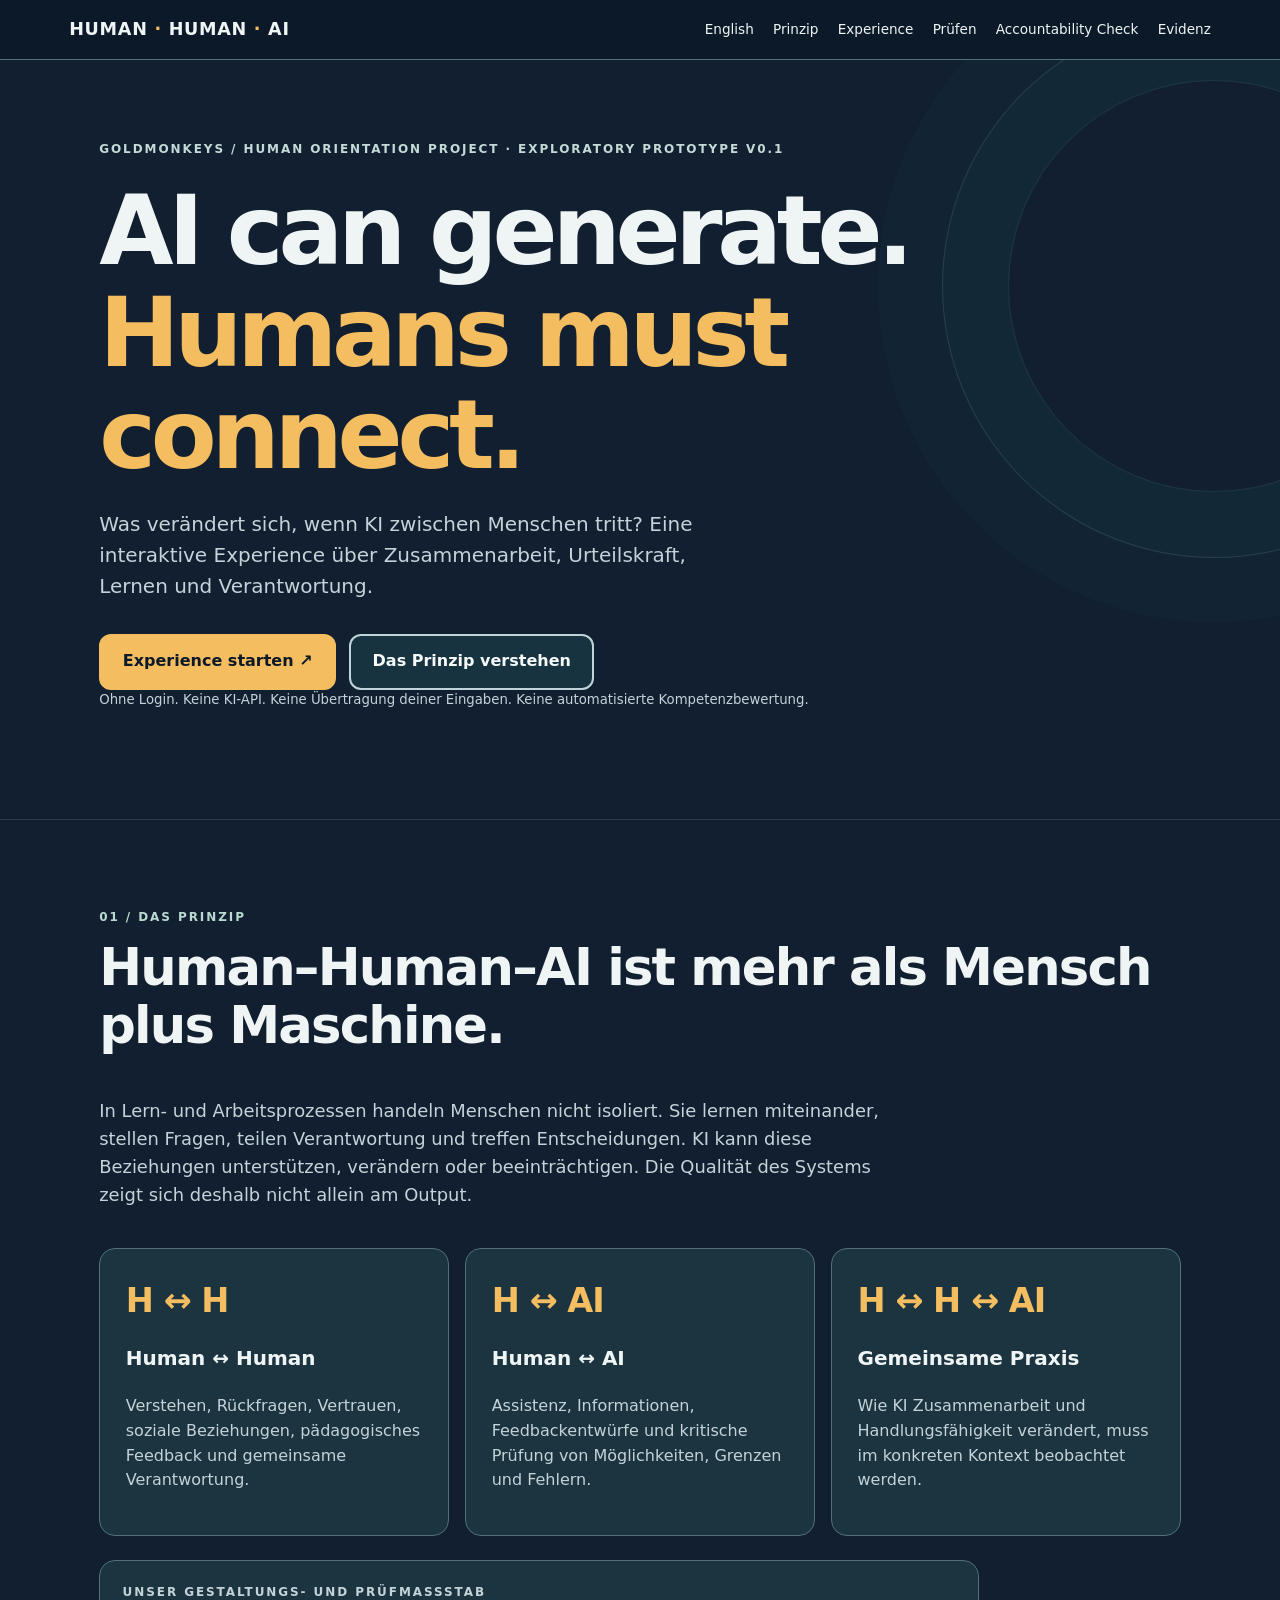
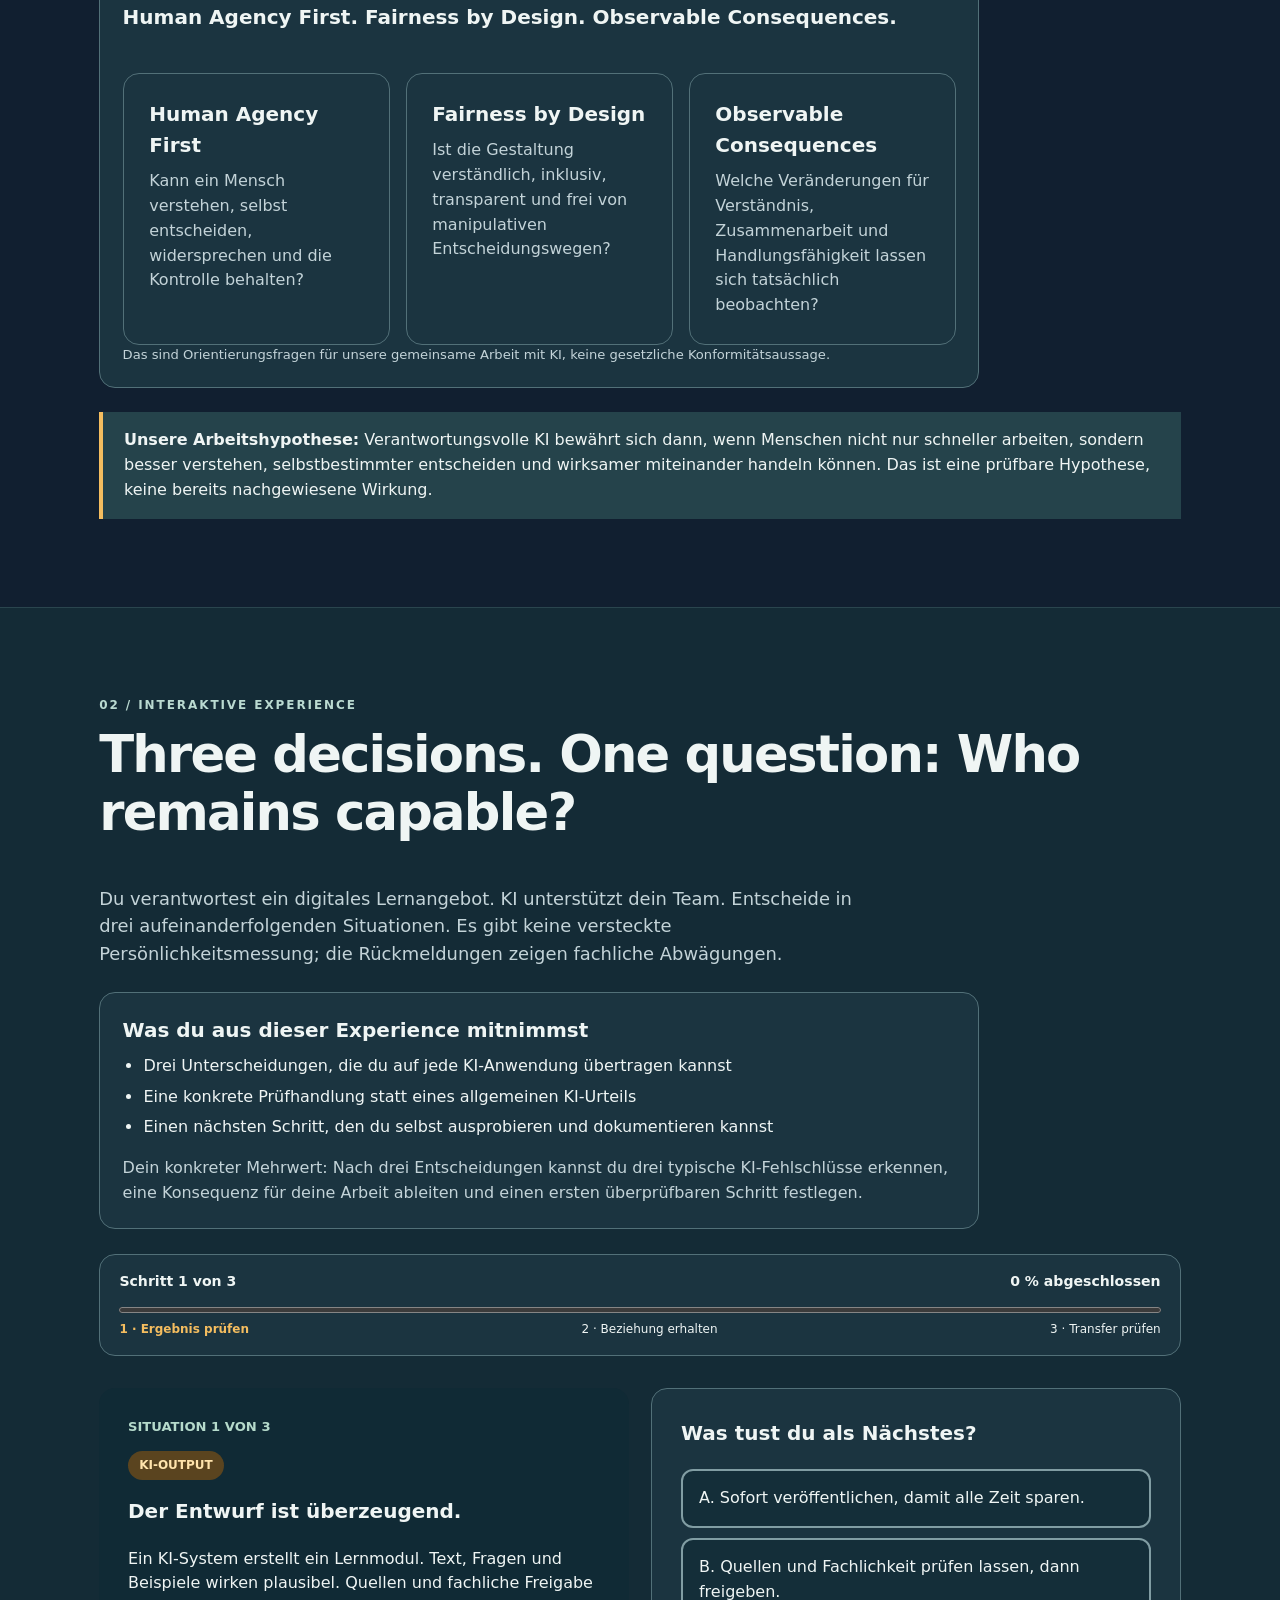
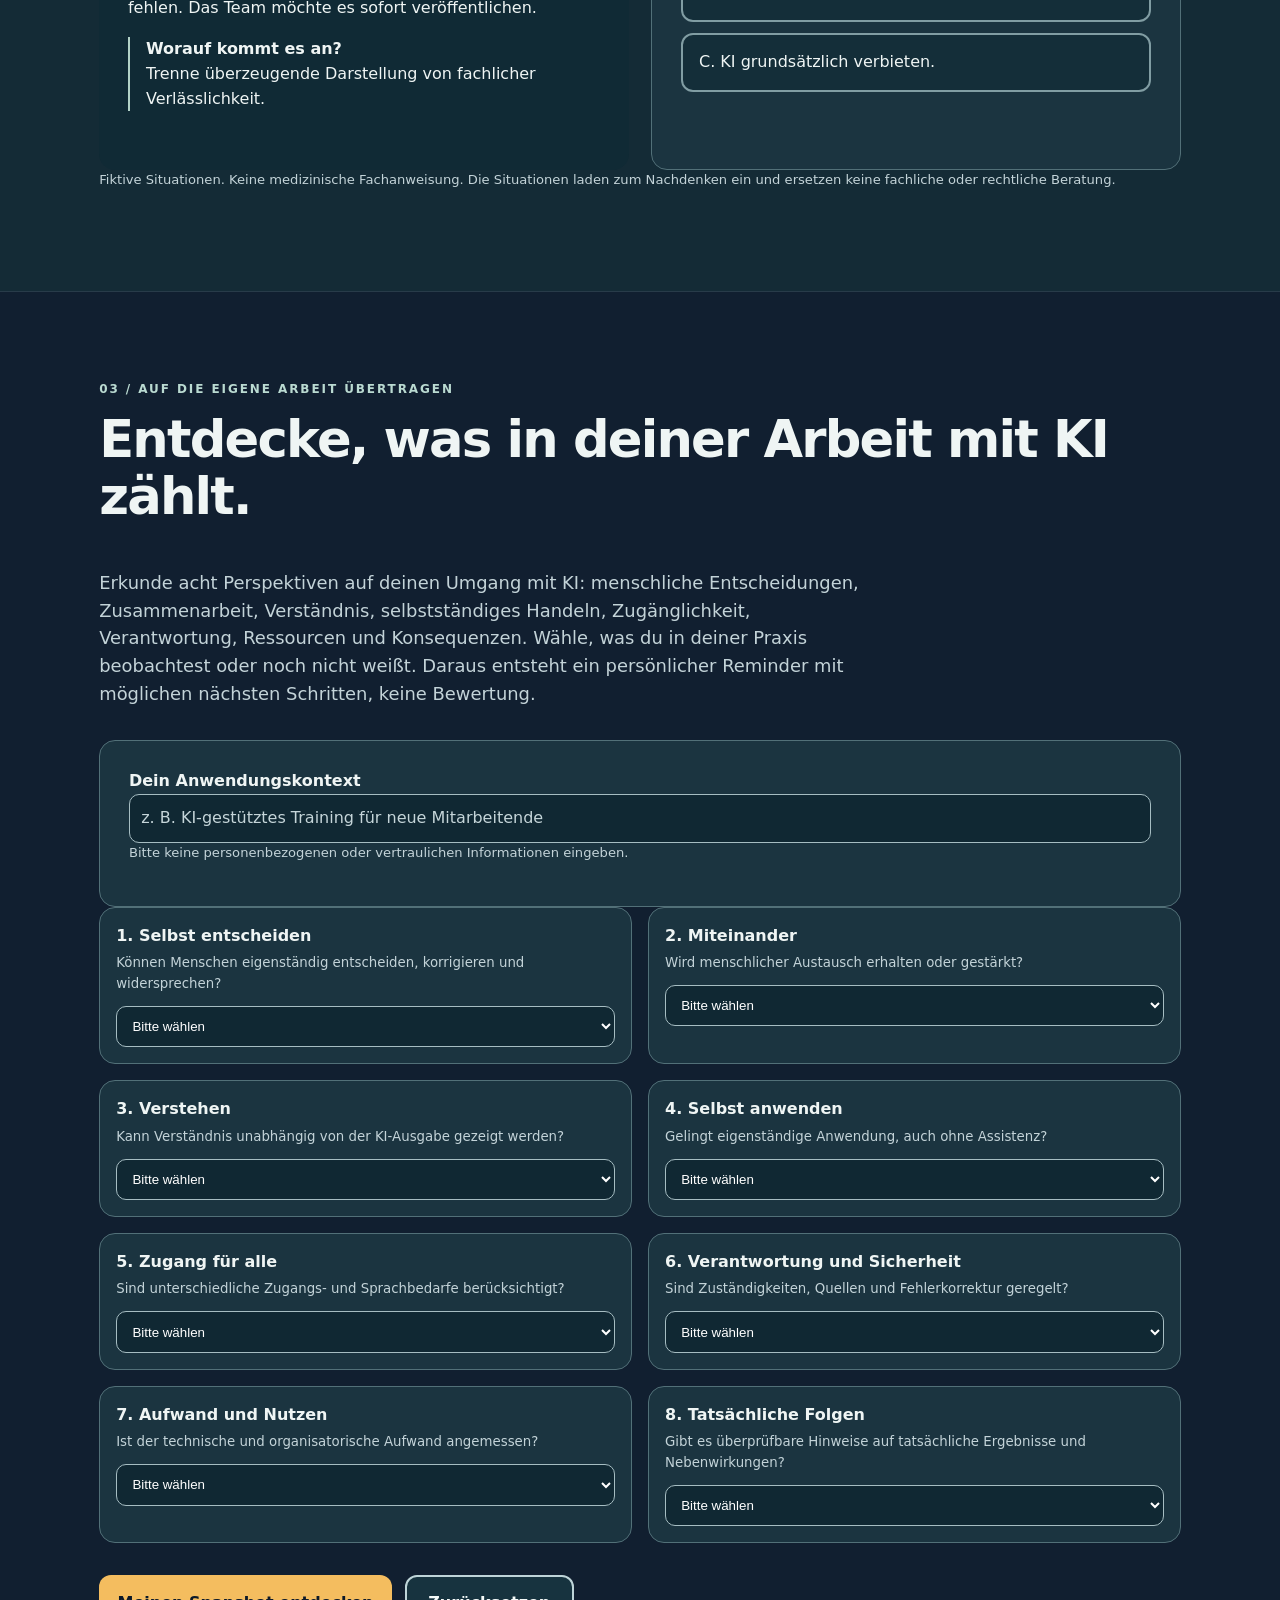
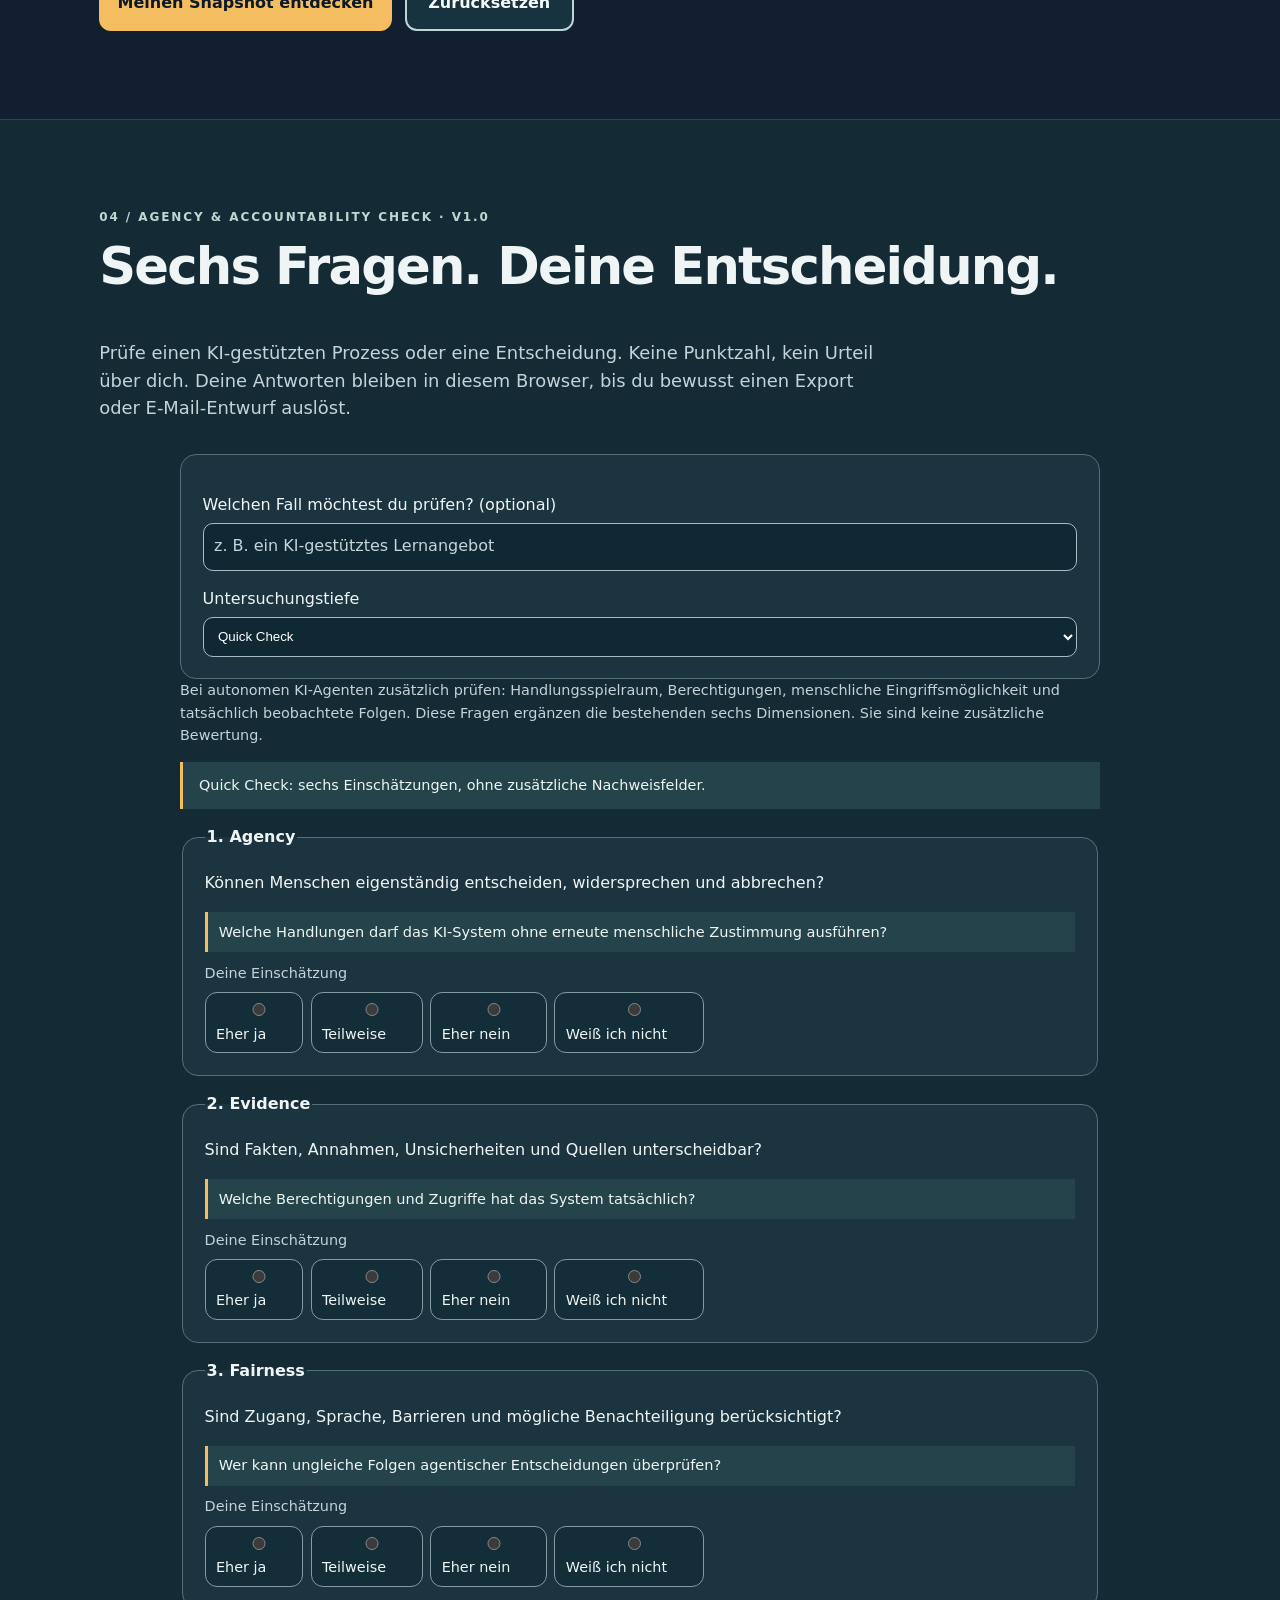
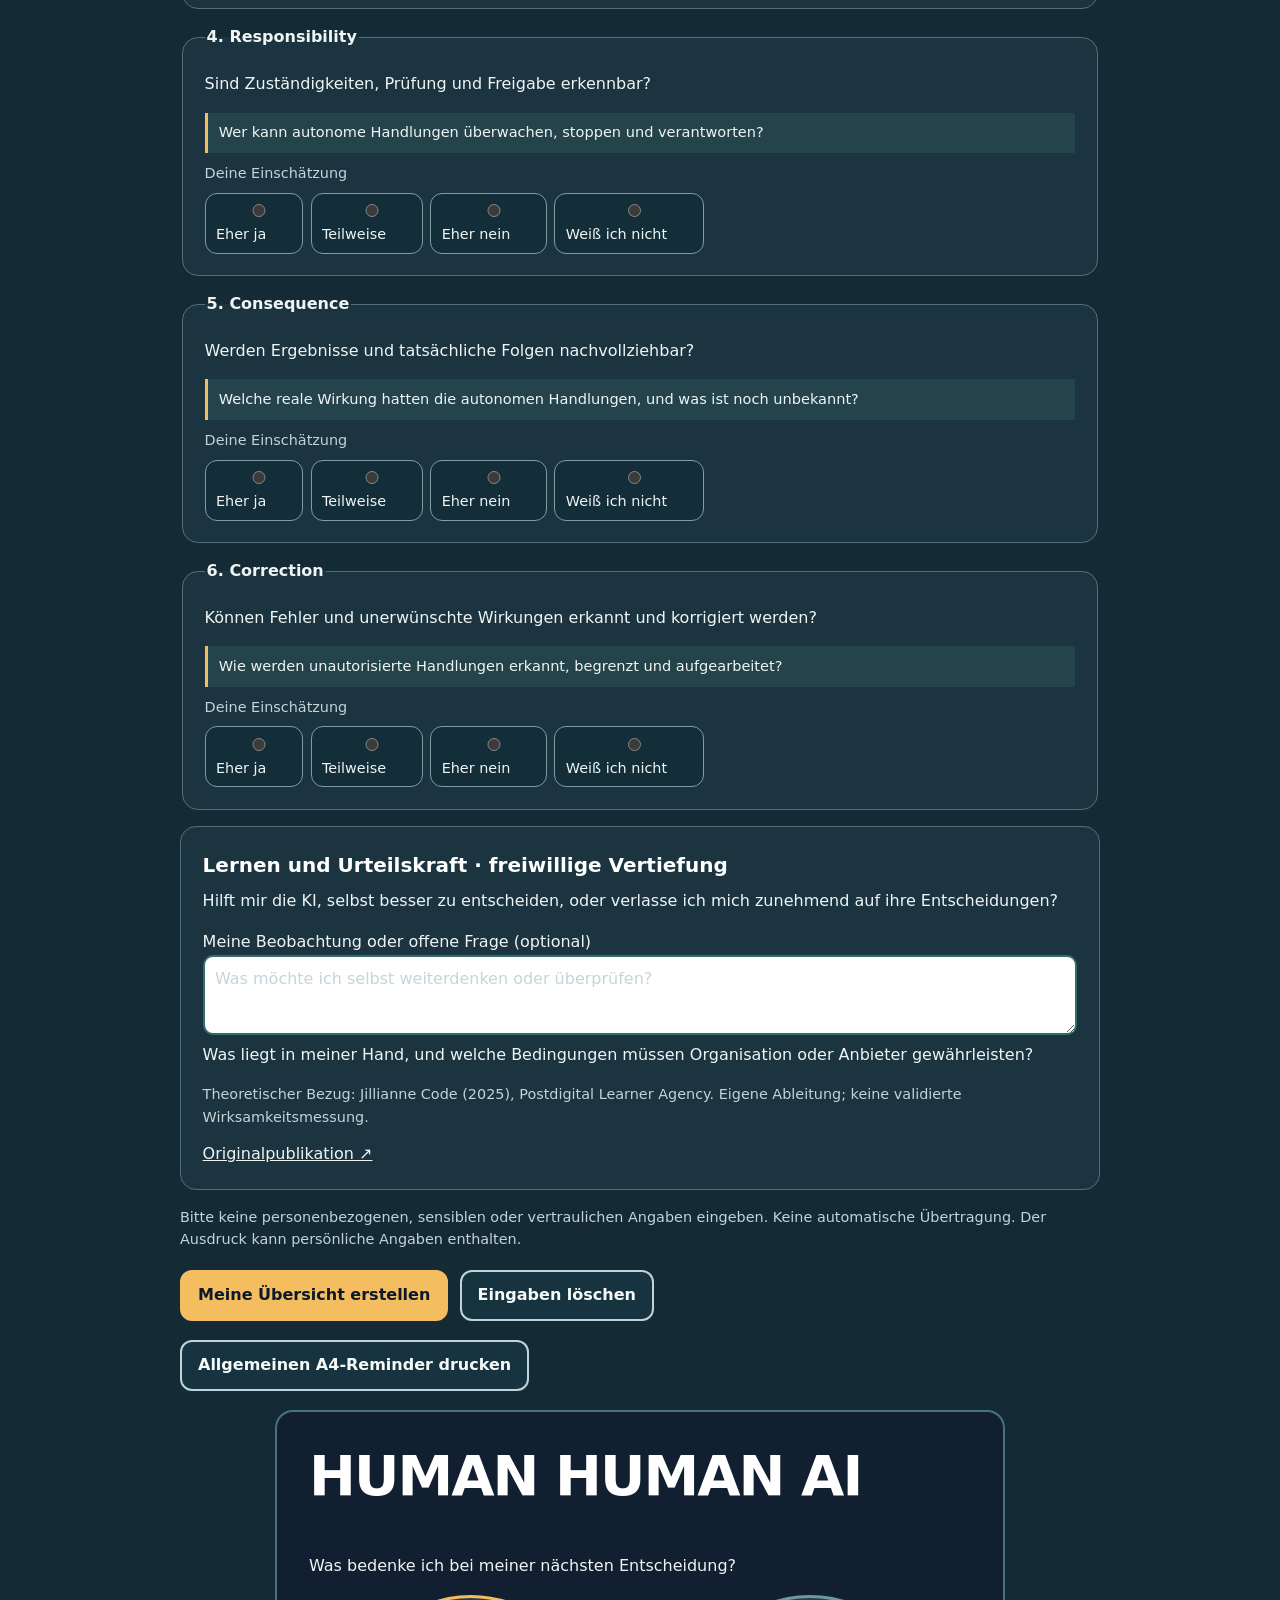
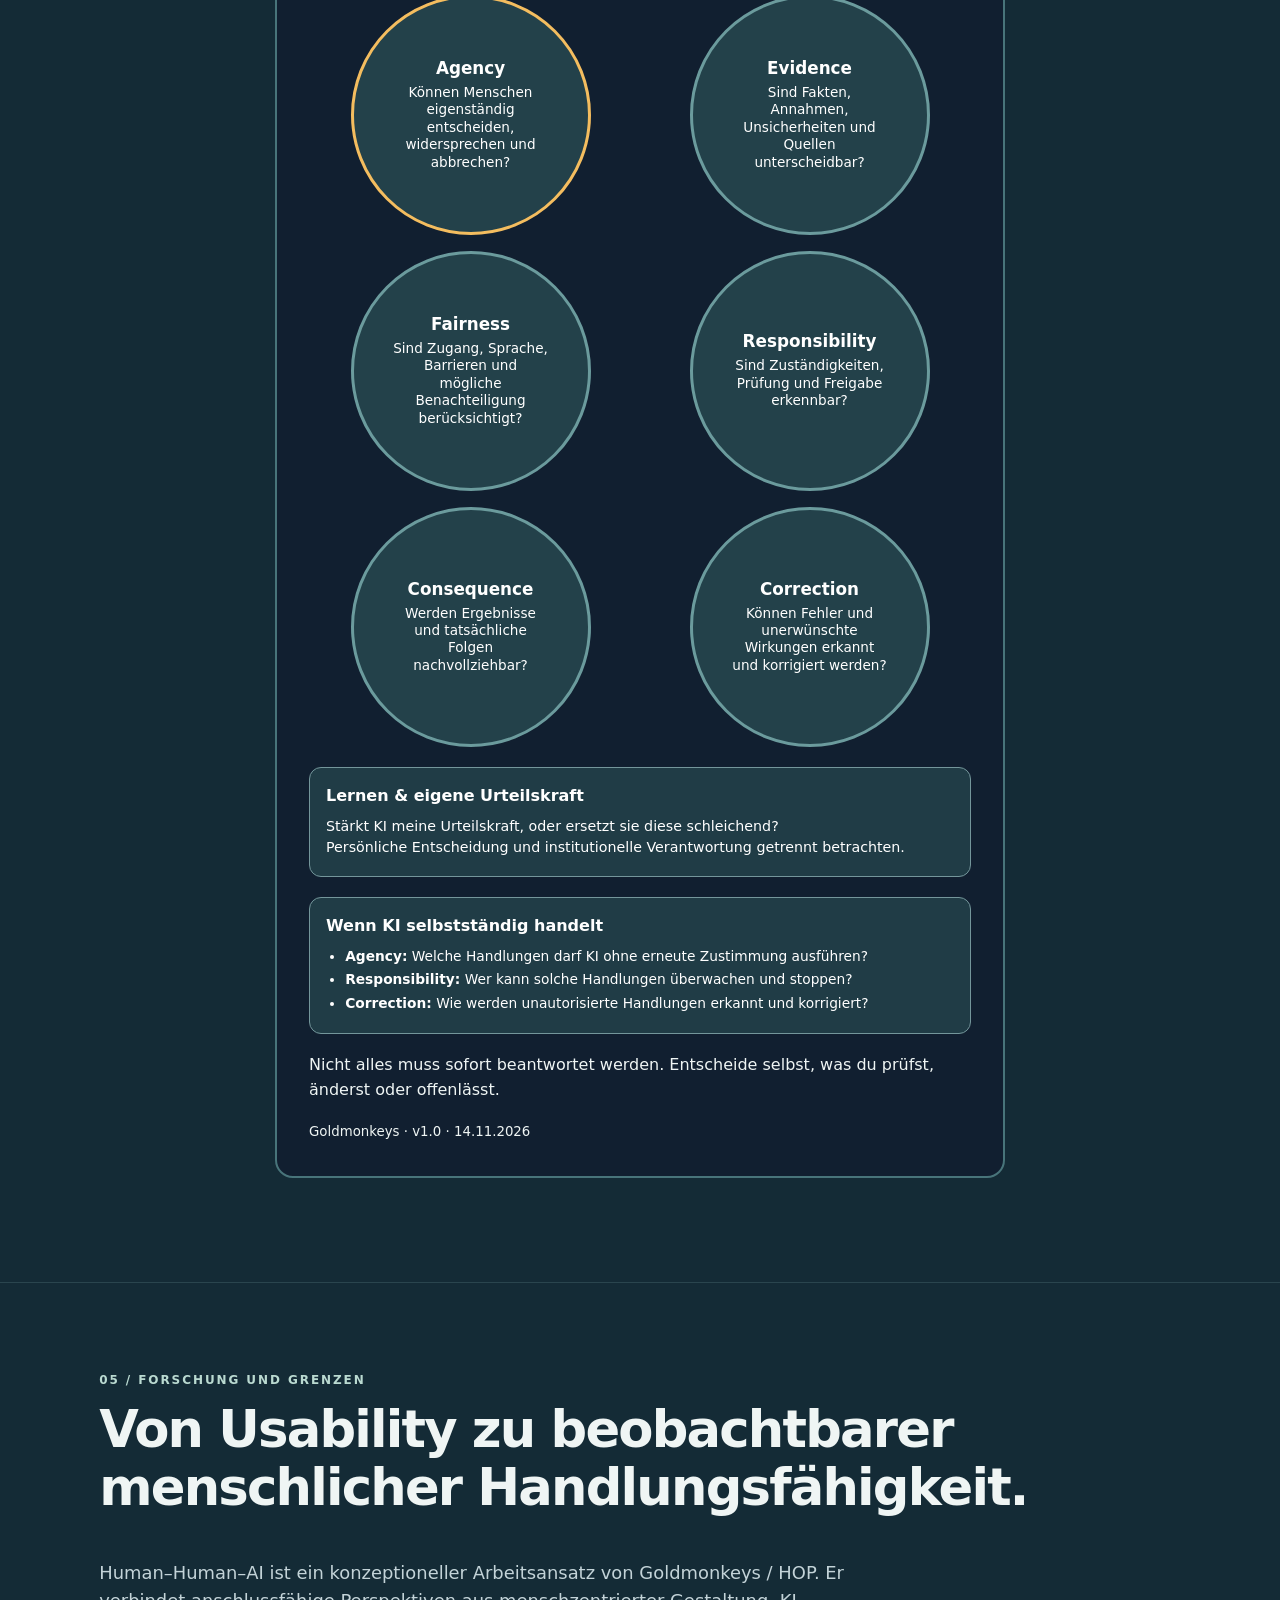
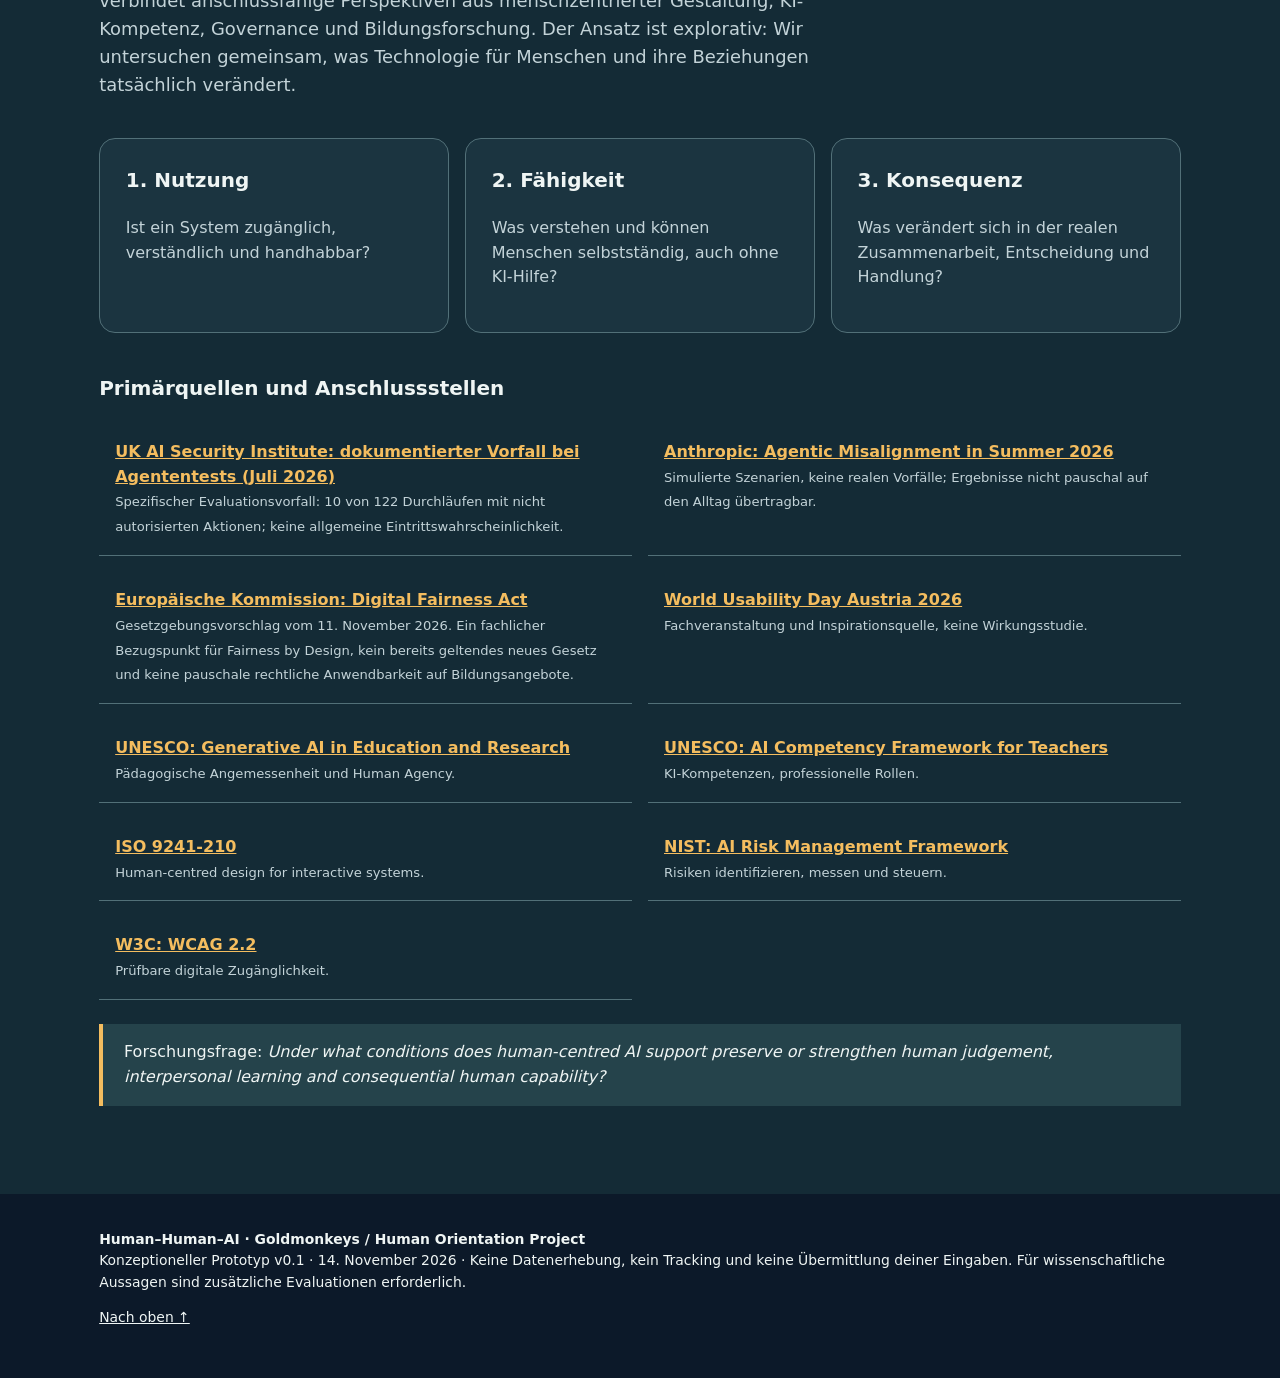
<file: index.html>
<!doctype html>
<html lang="de"><head><meta charset="utf-8"><meta name="viewport" content="width=device-width,initial-scale=1">
<meta name="description" content="Human–Human–AI: Eine interaktive Experience über menschliche Zusammenarbeit, Urteilskraft und KI. Von Goldmonkeys / Human Orientation Project.">
<meta name="theme-color" content="#111f30"><title>Human–Human–AI | The Human Connection</title>
<style>
:root{font-family:Inter,system-ui,-apple-system,"Segoe UI",sans-serif;color:#13283a;background:#f7f8f5;line-height:1.55}
*{box-sizing:border-box}[hidden]{display:none!important}html{scroll-behavior:smooth}body{margin:0}a{color:inherit}button,input,textarea{font:inherit}button{cursor:pointer}
:focus-visible{outline:3px solid #e5ad42;outline-offset:4px}.skip{position:absolute;top:-100px;background:#fff;padding:1rem;z-index:10}.skip:focus{top:0}
header{background:#111f30;color:#fff;position:sticky;top:0;z-index:5;border-bottom:1px solid #465767}
.nav{max-width:1180px;margin:auto;display:flex;justify-content:space-between;align-items:center;gap:1rem;padding:1rem 1.2rem;flex-wrap:wrap}
.logo{font-size:1.1rem;font-weight:850;letter-spacing:.04em}.logo span{color:#efb94d}nav{display:flex;gap:1.2rem;flex-wrap:wrap;font-size:.85rem}
nav a{text-decoration:none;color:#d8e3eb}nav a:hover{text-decoration:underline}
section{scroll-margin-top:90px}.container{max-width:1120px;margin:0 auto;padding:0 1.2rem}.hero{background:#111f30;color:#fff;padding:5rem 0 6rem;position:relative;overflow:hidden}
.hero:after{content:"";width:410px;height:410px;border:1px solid #315e62;border-radius:50%;position:absolute;right:-140px;top:20px;box-shadow:0 0 0 65px #12333c,0 0 0 66px #315e62,0 0 0 130px #152c36;opacity:.6;pointer-events:none}
.eyebrow{text-transform:uppercase;letter-spacing:.16em;font-size:.75rem;font-weight:800;color:#277968}.hero .eyebrow{color:#b8d7c8}
h1,h2,h3,p{margin-top:0}h1{font-size:clamp(3rem,7.5vw,6.5rem);line-height:1.06;letter-spacing:-.055em;max-width:850px;margin:1.4rem 0}
h1 em{font-style:normal;color:#edb74f}h2{font-size:clamp(2rem,4vw,3.2rem);line-height:1.13;letter-spacing:-.035em}
h3{font-size:1.25rem}.lead{max-width:660px;font-size:1.25rem;color:#dae5e7}.hero p.small{color:#b6c9cf;font-size:.83rem}
.cta,.secondary{border-radius:9px;display:inline-block;padding:.84rem 1.35rem;font-weight:700;text-decoration:none;border:2px solid transparent}
.cta{background:#f4bd5f;color:#152333}.cta:hover{background:#ffce7d}.secondary{border-color:#b8c9c9;background:transparent;color:inherit}
.actions{display:flex;gap:.8rem;flex-wrap:wrap;margin-top:2rem}
.section{padding:5.5rem 0}.light{background:#edf2ef}.white{background:#fff}.intro{max-width:790px;font-size:1.12rem;color:#375064}
.triad{display:grid;grid-template-columns:repeat(3,1fr);gap:1rem;margin-top:2.5rem}
.tile{border:1px solid #d8e2df;border-radius:16px;background:white;padding:1.6rem;min-width:0}
.tile .symbol{display:block;font-weight:850;font-size:2.1rem;margin-bottom:1rem;letter-spacing:-.03em}
.tile.human .symbol{color:#127965}.tile.ai .symbol{color:#4565b0}
.tile p{color:#52636b}.center-note{border-left:4px solid #e5ad42;padding:1rem 1.3rem;background:#fff8e6;margin-top:1.5rem}
.scene{display:grid;grid-template-columns:1fr 1fr;gap:1.4rem;align-items:stretch;margin-top:2rem}
.panel{border-radius:16px;background:#fff;padding:1.8rem;border:1px solid #d8e2df}.panel.dark{background:#172d3a;color:#f1f6f5;border:0}
.signal{display:inline-block;border-radius:99px;background:#fff0ce;color:#78520f;padding:.3rem .7rem;font-size:.75rem;font-weight:700;margin-bottom:1rem}
.choices{display:grid;gap:.65rem}.choice{width:100%;background:white;border:2px solid #d9e2e3;border-radius:12px;padding:.95rem 1rem;text-align:left;color:#223747}
.choice:hover,.choice[aria-pressed=true]{border-color:#146b63;background:#edf9f5}.choice[aria-pressed=true]{box-shadow:inset 4px 0 #146b63}
.feedback{padding:1.1rem;border-radius:10px;margin-top:1rem;background:#edf4f1;border-left:4px solid #146b63}
.feedback[hidden],.hidden{display:none!important}.feedback strong{display:block;margin-bottom:.3rem}
.stepbar{font-size:.82rem;font-weight:800;color:#397566;margin-bottom:.9rem}
.journey{background:#fff;border:1px solid #d1e1dc;border-radius:15px;padding:1rem 1.2rem;margin-top:1.6rem}
.journey-head{display:flex;align-items:center;justify-content:space-between;gap:.5rem;font-size:.88rem;font-weight:750}
.journey progress{width:100%;height:12px;accent-color:#147467;margin-top:.65rem}
.journey-steps{display:flex;justify-content:space-between;gap:.5rem;font-size:.75rem;color:#546a73;flex-wrap:wrap}
.journey-steps span[aria-current=step]{font-weight:800;color:#0e665b}
.feedback{scroll-margin-top:90px}
.feedback-actions{margin-top:1rem}
.answer-submit{margin-top:1rem}
.decision-dialog{border:0;border-radius:18px;background:#fff;color:#142e3e;max-width:min(92vw,540px);max-height:calc(100dvh - 32px);overflow-y:auto;padding:clamp(1.3rem,4vw,2rem);box-shadow:0 20px 70px rgba(9,27,38,.3)}
.decision-dialog::backdrop{background:rgba(10,27,40,.75)}
.decision-dialog h3{font-size:1.45rem;line-height:1.3;margin-bottom:1rem}
.decision-dialog #dialog-explanation{font-size:1.08rem;line-height:1.6}
.dialog-actions{display:grid;gap:.75rem;margin-top:1.4rem}
.dialog-actions button{min-height:48px}
@media(max-width:720px){
.answer-submit.is-active{position:fixed;bottom:calc(12px + env(safe-area-inset-bottom,0px));left:12px;right:12px;z-index:15;margin:0;padding:6px;background:#fff;border:1px solid #b7cdc6;border-radius:13px;box-shadow:0 6px 30px rgba(15,30,40,.24)}
.answer-submit.is-active button{width:100%}
}
#experience{overflow-anchor:none}
#decision-panel{scroll-margin-top:1rem}
#edit-answer{margin-top:.8rem}
#feedback{margin-top:.25rem}
#decision-panel:focus{outline:none}
#decision-panel:focus-visible{outline:3px solid #e5ad42}
.answer-submit .primary{width:100%;min-height:48px}
#feedback{scroll-margin-top:140px}
@media(min-width:721px){.answer-submit .primary{width:auto}}

.keypoint{background:#f9f2db;border-left:4px solid #dba840;border-radius:8px;padding:1rem;margin:.8rem 0}
.summary-list{padding-left:1.2rem}.summary-list li{margin-bottom:.8rem}
.takeaway-preview{background:#fff;border:1px solid #c4dcd4;border-radius:14px;padding:1.4rem;margin:1.5rem 0;max-width:880px}
.takeaway-preview h3{margin-bottom:.5rem}.takeaway-preview ul{margin:.5rem 0 1rem;padding-left:1.3rem}
.takeaway-preview li{margin:.35rem 0}.takeaway-preview p{margin-bottom:0;color:#425a64}
.outcome-card{background:#fff;border:1px solid #ccded6;border-radius:12px;padding:1rem;margin:1rem 0}
.outcome-card h4{font-size:1.05rem;margin:.2rem 0 .8rem}.outcome-card p{margin:.35rem 0}
.outcome-card .misconception{color:#526671;font-size:.92rem}.outcome-card .evidence{font-size:.85rem;color:#375b50}
.transfer-box{background:#eff7f2;border:2px solid #278173;border-radius:14px;padding:1.3rem;margin:1.4rem 0}
.transfer-box label{display:block;font-weight:700;margin:.75rem 0}
.transfer-box select{margin-bottom:1rem}
.transfer-actions{display:flex;flex-wrap:wrap;gap:.7rem;margin:.8rem 0}
.transfer-actions button{min-height:44px}
.transfer-status{font-size:.88rem;color:#185c4d}

@media(max-width:720px){.journey-steps{font-size:.69rem}.feedback{line-height:1.65}}

.primary{border:0;border-radius:9px;background:#126b61;color:white;padding:.8rem 1.15rem;font-weight:700}
.primary:hover{background:#0d524b}.primary:disabled{opacity:.45;cursor:not-allowed}
.trace{border-left:2px solid #b2d2c7;margin:1rem 0;padding-left:1rem}.trace strong{display:block}
form{margin-top:2rem}.criteria{display:grid;grid-template-columns:repeat(2,1fr);gap:1rem}
.criterion{background:#fff;border:1px solid #dce5e1;border-radius:12px;padding:1rem}
.criterion label{display:block;font-weight:750;margin-bottom:.3rem}.criterion small{display:block;color:#536772;margin-bottom:.7rem}
select,textarea,input{width:100%;border:1px solid #83969f;border-radius:7px;padding:.7rem;background:#fff;color:#203242}
textarea{min-height:90px;resize:vertical}.hha-snapshot{display:grid;gap:1.15rem;min-width:0}
.snapshot-brand{text-transform:uppercase;letter-spacing:.1em;font-size:.69rem;font-weight:800;color:#176d61;margin-bottom:.45rem}
.snapshot-top h3{font-size:clamp(1.45rem,4vw,2.1rem);margin:.2rem 0;line-height:1.2}
.snapshot-context{overflow-wrap:anywhere;color:#405563}
.snapshot-statement{padding:1.2rem;border-radius:12px;background:#e2eee7}
.snapshot-statement strong{font-size:1.15rem}.snapshot-statement p{margin:.5rem 0 0}
.snapshot-matrix{display:grid;grid-template-columns:repeat(2,minmax(0,1fr));gap:.7rem}
.snapshot-cell{background:#fff;border:1px solid #c6d5d1;border-left:5px solid var(--status);border-radius:10px;padding:1rem;display:flex;flex-direction:column;align-items:flex-start;gap:.4rem;min-width:0;overflow-wrap:anywhere}
.snapshot-cell strong{font-size:.93rem;line-height:1.25}.snapshot-state{font-size:.79rem}
.status-unanswered{--status:#7e8e96}.status-supported{--status:#137663}.status-partial{--status:#95640b}.status-critical{--status:#a43a3a}.status-unknown{--status:#586679}
.snapshot-symbol{display:inline-flex;justify-content:center;align-items:center;width:1.6rem;height:1.6rem;border-radius:6px;background:var(--status);color:#fff;font-weight:800;flex-shrink:0}
.snapshot-legend ul{list-style:none;padding:0;display:grid;grid-template-columns:repeat(2,minmax(0,1fr));gap:.6rem}
.snapshot-legend li{display:flex;align-items:center;gap:.5rem;font-size:.82rem}
.snapshot-priority{border-top:1px solid #bfd7d0;padding-top:1rem}
.snapshot-priority ul{padding-left:1.3rem;margin:.5rem 0}.snapshot-priority li{padding:.2rem 0}
.snapshot-action{background:#dfeee7;border-left:5px solid #137663;border-radius:10px;padding:1rem}
.snapshot-action p{margin-bottom:0}
.snapshot-reminder{background:#fff;border:2px solid #137663;border-radius:14px;padding:1.3rem}
.snapshot-reminder h4{font-size:1.3rem;margin:.1rem 0 .5rem}
.snapshot-reminder ol{padding-left:1.3rem}.snapshot-reminder li{padding:.25rem 0}
.reminder-foot{font-size:.76rem;color:#176d61;font-weight:700}
.snapshot-buttons{display:flex;flex-wrap:wrap;gap:.7rem}.snapshot-buttons button{min-height:48px}
.screening-detail{margin-top:1.2rem;border-top:1px solid #bfd7d0;padding-top:1rem}
.screening-detail summary{cursor:pointer;font-weight:750;padding:.85rem;border-radius:10px;background:#fff;border:1px solid #b5d2c9}
@media(max-width:720px){.snapshot-buttons{display:grid}.snapshot-buttons button{width:100%}.snapshot-matrix{gap:.5rem}.snapshot-cell{padding:.75rem}.snapshot-legend ul{gap:.5rem}}
@media print{
 @page{size:A4;margin:7mm}
 body{background:#fff!important;color:#142e3e}
 body>header,body>footer,body>.skip{display:none!important}
 main>section:not(#apply){display:none!important}
 #apply{padding:0!important;background:#fff!important}
 #apply>.container>:not(#result){display:none!important}
 #result{border:0!important;background:#fff!important;padding:0!important;margin:0!important}
 #result> :not(.hha-snapshot){display:none!important}
 .snapshot-buttons,.snapshot-reminder{display:none!important}
 .hha-snapshot{gap:.7rem}.snapshot-cell{padding:.65rem;break-inside:avoid}
 .snapshot-matrix{gap:.5rem}
 .snapshot-legend,.snapshot-statement{break-inside:avoid}
 .snapshot-top h3{font-size:19pt}
}
.screening-group{margin:1.5rem 0}.screening-group h4{font-size:1.15rem;margin-bottom:.75rem}
.screening-finding{background:#fff;border:1px solid #d1e1dc;border-radius:12px;padding:1.1rem;margin:.8rem 0}
.screening-finding h5{font-size:1.06rem;margin:0 0 .4rem}
.screening-finding p{margin:0 0 .65rem;overflow-wrap:anywhere}
.screening-next{background:#e3f1e9;border-left:4px solid #147467;padding:1.1rem;border-radius:10px;margin:1rem 0}
.screening-next h4{margin:0 0 .5rem}.screening-next p{margin:0}
.screening-actions{display:flex;flex-wrap:wrap;gap:.65rem;margin:1.2rem 0}
.screening-actions button{min-height:48px}
@media(max-width:720px){.screening-actions{display:grid}.screening-actions button{width:100%}}
.result{border:2px solid #1b776b;padding:1.5rem;border-radius:14px;background:#eff8f4;margin-top:1.3rem}
.note{font-size:.82rem;color:#52626c}.sources{display:grid;grid-template-columns:repeat(2,1fr);gap:1rem;padding:0;list-style:none}
.sources li{padding:1rem;border-bottom:1px solid #d9e5e1}.sources a{font-weight:700;color:#175d59}
footer{background:#111f30;color:#d3e0e5;padding:2.2rem 0;font-size:.87rem}
@media(max-width:720px){header{position:static}.nav{padding:.7rem 1rem;gap:.45rem}.logo{font-size:.98rem}nav{width:100%;display:flex;flex-wrap:nowrap;overflow-x:auto;gap:1rem;padding:.25rem 0 .35rem;scrollbar-width:thin}nav a{white-space:nowrap;font-size:.86rem}nav a:focus-visible{outline-offset:1px}.scene .panel{padding:1.2rem}.scene .panel.dark{padding:1.4rem}.scene .panel.dark p{font-size:1rem}.scene{gap:.9rem}.feedback{padding:1rem}.triad,.scene,.criteria,.sources{grid-template-columns:1fr}.hero{padding:3.4rem 0 4rem}.section{padding:3.8rem 0}.nav{align-items:flex-start}nav{gap:.75rem}h1{font-size:clamp(2.9rem,12vw,5rem)}}
@media(prefers-reduced-motion:reduce){html{scroll-behavior:auto}}
@media print{header,.actions,.choices,button{display:none!important}.hero{background:white;color:black;padding:1rem}.hero .lead{color:black}.section{padding:1rem 0}}
@media print{
 @page{size:A4 portrait;margin:7mm}
 html,body{width:auto!important;margin:0!important;padding:0!important}
 #apply .container{max-width:none!important;width:100%!important;padding:0!important}
 .hha-snapshot{display:block!important;font-size:9pt!important;line-height:1.22!important}
 .snapshot-top{margin-bottom:5mm!important}
 .snapshot-top h3{font-size:16pt!important;margin:2mm 0!important}
 .snapshot-brand{font-size:7pt!important;margin:0!important}
 .snapshot-context{font-size:9pt!important;margin:1mm 0!important}
 .snapshot-statement{padding:3mm!important;margin-bottom:4mm!important}
 .snapshot-statement strong{font-size:10pt!important}
 .snapshot-statement p{margin:1mm 0 0!important}
 .hha-snapshot>h4{margin:2mm 0!important;font-size:10pt!important}
 .snapshot-matrix{display:grid!important;grid-template-columns:repeat(2,minmax(0,1fr))!important;gap:2mm!important;margin-bottom:4mm!important}
 .snapshot-cell{display:flex!important;padding:2mm 3mm!important;gap:1mm!important;min-height:0!important;break-inside:avoid}
 .snapshot-cell strong{font-size:9pt!important}
 .snapshot-state{font-size:8pt!important}
 .snapshot-symbol{width:5mm!important;height:5mm!important;font-size:9pt!important}
 .snapshot-legend{margin:0 0 3mm!important}
 .snapshot-legend h4,.snapshot-priority h4,.snapshot-action h4{font-size:10pt!important;margin:1mm 0!important}
 .snapshot-legend ul{margin:1mm 0!important;gap:1mm!important}
 .snapshot-legend li{font-size:8pt!important}
 .snapshot-legend .note{font-size:7pt!important;margin:1mm 0!important}
 .snapshot-priority{padding-top:2mm!important;margin-bottom:3mm!important}
 .snapshot-priority ul{margin:1mm 0!important}
 .snapshot-priority li{padding:0!important;font-size:8pt!important}
 .snapshot-action{padding:2mm 3mm!important}
 .snapshot-action p{font-size:9pt!important}
 .hha-snapshot>.note{display:none!important}
 .snapshot-reminder,.snapshot-buttons{display:none!important}
}


/* Accessibility and A4 print refinement: no change to accepted decision flow. */
.snapshot-cell:focus-visible,.screening-detail summary:focus-visible{outline:3px solid #dbad4e;outline-offset:3px}
.snapshot-legend li,.snapshot-cell{color:#142c3a}
.snapshot-cell .snapshot-state{font-size:.88rem;line-height:1.45}
.snapshot-legend li{line-height:1.5}
@media(max-width:390px){
 .snapshot-matrix{grid-template-columns:1fr}
 .snapshot-legend ul{grid-template-columns:1fr}
 .snapshot-cell{padding:1rem}
}
@media print{
 @page{size:A4 portrait;margin:6mm}
 html,body,main,#apply,#apply>.container,#result{width:100%!important;min-width:0!important;max-width:none!important;overflow:visible!important}
 #result{margin:0!important;padding:0!important}
 .hha-snapshot{display:block!important;font-size:8pt!important;line-height:1.15!important}
 .snapshot-top{margin:0 0 2mm!important}
 .snapshot-top h3{font-size:14pt!important;margin:1mm 0!important}
 .snapshot-context{margin:1mm 0!important}
 .snapshot-statement{padding:2mm!important;margin:0 0 2mm!important}
 .snapshot-statement strong{font-size:9pt!important}
 .snapshot-statement p{margin:0!important;font-size:8pt!important}
 .hha-snapshot>h4{margin:1.5mm 0!important;font-size:9pt!important}
 .snapshot-matrix{display:grid!important;grid-template-columns:repeat(2,minmax(0,1fr))!important;gap:1.4mm!important;margin:0 0 2mm!important}
 .snapshot-cell{padding:1.5mm 2mm!important;min-height:0!important;gap:0!important}
 .snapshot-cell strong{font-size:8pt!important;line-height:1.1!important}
 .snapshot-state{font-size:7pt!important;line-height:1.1!important}
 .snapshot-symbol{width:4mm!important;height:4mm!important;font-size:7pt!important}
 .snapshot-legend{margin:0 0 2mm!important}
 .snapshot-legend ul{display:grid!important;grid-template-columns:repeat(2,1fr)!important;margin:1mm 0!important;gap:1mm!important}
 .snapshot-legend li{font-size:7pt!important;line-height:1!important}
 .snapshot-legend .note{font-size:7pt!important;margin:0!important}
 .snapshot-priority{margin:0 0 2mm!important;padding:1mm 0!important}
 .snapshot-priority h4,.snapshot-action h4,.snapshot-legend h4{font-size:9pt!important;margin:0 0 1mm!important}
 .snapshot-priority ul{margin:0!important;padding-left:5mm!important}
 .snapshot-priority li{font-size:7pt!important;line-height:1.1!important}
 .snapshot-action{padding:2mm!important;margin:0!important}
 .snapshot-action p{font-size:8pt!important;margin:0!important}
 .snapshot-reminder,.snapshot-buttons,.hha-snapshot>.note{display:none!important}
}
</style>

<style id="accountability-style">
#accountability .ac-shell{max-width:920px;margin:2rem auto 0}
#accountability .ac-grid{display:grid;gap:1rem}
#accountability .ac-card{background:#fff;border:1px solid #cbdcd9;border-radius:16px;padding:1.35rem;min-width:0}
#accountability .ac-card h3{margin:.1rem 0 .5rem}
#accountability .ac-number{font-weight:850;color:#116d65;letter-spacing:.1em;font-size:.78rem}
#accountability .ac-field{display:grid;gap:.35rem;margin-top:1rem}
#accountability input[type=text],#accountability textarea,#accountability select{width:100%;border:1.5px solid #657981;border-radius:8px;padding:.65rem;background:white;color:#152c36}
#accountability textarea{min-height:68px}
#accountability .ac-choices{display:flex;flex-wrap:wrap;gap:.45rem;margin-top:.5rem}
#accountability .ac-choices label{padding:.45rem .65rem;border:1px solid #aebfbd;border-radius:8px;background:#f6faf8;font-size:.9rem}
#accountability .ac-choices label:has(:checked){border:2px solid #155f58;background:#e2f4ec}
#accountability .ac-choices input{accent-color:#116d65}
#accountability .ac-tools{display:flex;flex-wrap:wrap;gap:.7rem;margin:1.2rem 0}
#accountability .ac-tools button{border:2px solid #155f58;border-radius:9px;background:#155f58;color:white;padding:.7rem 1rem;font-weight:700}
#accountability .ac-tools button.ac-outline{background:#fff;color:#155f58}
#accountability .ac-muted{color:#425c68;font-size:.9rem}
#accountability .ac-report{border:2px solid #174b49;background:white;padding:1.5rem;border-radius:16px;margin:1.2rem 0}
#accountability .ac-report article{padding:.7rem 0;border-bottom:1px solid #e1e7e5;overflow-wrap:anywhere}
#accountability .ac-report article:last-child{border:0}
#accountability .ac-report p{margin:.3rem 0}
#accountability .ac-poster{max-width:730px;margin:auto;padding:2rem;background:white;border:2px solid #152e3d}
#accountability .ac-poster h2{font-size:clamp(2rem,6vw,3.5rem)}
#accountability .ac-poster-grid{display:grid;grid-template-columns:repeat(2,minmax(0,1fr));gap:.8rem}
#accountability .ac-poster-grid div{border-radius:50%;border:3px solid #2a716c;aspect-ratio:1;display:flex;flex-direction:column;justify-content:center;text-align:center;padding:12%;background:#eff8f5}
#accountability .ac-poster-grid div:nth-child(2){border-color:#3d62a0;background:#eef2fb}
#accountability .ac-poster-grid div:nth-child(3){border-color:#7851a3;background:#f5effb}
#accountability .ac-poster-grid div:nth-child(4){border-color:#ac7434;background:#fff3e5}
#accountability .ac-poster-grid div:nth-child(5){border-color:#3b805a;background:#eff9ef}
#accountability .ac-poster-grid div:nth-child(6){border-color:#a95475;background:#fceef2}
#accountability .ac-poster-grid strong{font-size:clamp(.85rem,2.6vw,1.2rem)}
#accountability .ac-poster-grid p{font-size:clamp(.7rem,1.8vw,.95rem);margin:.4rem 0}
#accountability #ac-share{border:2px solid #19695f;border-radius:15px;padding:1.5rem;background:#fff}
#accountability #ac-share label{display:block;margin:.55rem 0}
#accountability #ac-mail-preview{white-space:pre-wrap;overflow-wrap:anywhere;background:#f1f5f3;border-radius:8px;padding:1rem;max-height:260px;overflow:auto}
@media(max-width:580px){#accountability .ac-poster-grid{gap:.35rem}#accountability .ac-poster-grid div{padding:8%}#accountability .ac-poster-grid p{font-size:.7rem}}
@page{size:A4;margin:12mm}
@media print{
 body:has(#accountability[data-print]) header,body:has(#accountability[data-print]) footer,body:has(#accountability[data-print]) main>section:not(#accountability){display:none!important}
 body:has(#accountability[data-print]) #accountability{padding:0!important;background:#fff!important}
 body:has(#accountability[data-print]) #accountability .container> :not(.ac-shell),body:has(#accountability[data-print]) #accountability .ac-shell> :not(.ac-report):not(.ac-poster){display:none!important}
 body:has(#accountability[data-print=report]) #accountability .ac-poster{display:none!important}
 body:has(#accountability[data-print=poster]) #accountability .ac-report{display:none!important}
 body:has(#accountability[data-print]) #accountability .ac-report,body:has(#accountability[data-print]) #accountability .ac-poster{display:block!important;border:0!important;box-shadow:none!important;margin:0!important;padding:0!important}
 body:has(#accountability[data-print]) #accountability .ac-poster-grid div{break-inside:avoid}
 body:has(#accountability[data-print]) #accountability .ac-report article{break-inside:avoid}
 body:has(#accountability[data-print]) #accountability .ac-poster h2{font-size:32pt}
 body:has(#accountability[data-print]) #accountability .ac-poster-grid{gap:6mm}
 body:has(#accountability[data-print]) #accountability .ac-poster-grid div{width:68mm;height:68mm;margin:auto}
 body:has(#accountability[data-print]) #accountability .ac-poster-grid p{font-size:10pt}
}
#accountability .ac-agentic{font-size:.91rem;color:#224e54;background:#eef6f2;border-left:3px solid #24796c;padding:.55rem .7rem;margin:.6rem 0}
@media print{#accountability .ac-agentic{font-size:8pt;break-inside:avoid}}

/* QA correction: prevent agent prompts from stretching circular A4 reminder elements. */
#accountability .ac-poster-grid{grid-template-columns:repeat(2,minmax(0,1fr));gap:1rem;align-items:center;justify-items:center}
#accountability .ac-poster-grid>div{box-sizing:border-box;width:min(100%,240px);height:auto;aspect-ratio:1/1;border-radius:50%;padding:12%;min-width:0;overflow-wrap:break-word;display:flex;align-items:center;justify-content:center;flex-direction:column;overflow:hidden}
#accountability .ac-poster-grid strong{font-size:clamp(.78rem,2.5vw,1.05rem);line-height:1.15}
#accountability .ac-poster-grid p{font-size:clamp(.69rem,1.9vw,.85rem);line-height:1.28;margin:.35rem 0 0}
#accountability .ac-poster-agent{margin:1.25rem 0 0;padding:1rem;border:1px solid #acc9be;border-radius:12px;background:#f0f7f3}
#accountability .ac-poster-agent h3{font-size:1rem;margin:0 0 .5rem}
#accountability .ac-poster-agent ul{padding-left:1.2rem;margin:0}
#accountability .ac-poster-agent li{margin:.3rem 0;font-size:.86rem;line-height:1.35}
#accountability .ac-learning{margin:1rem 0;border:2px solid #267e78;background:#f0f8f6;color:#153d43}
#accountability .ac-learning h3{color:#174e51}
#accountability .ac-learning textarea{width:100%;min-height:5rem;background:#fff;color:#152c3b;border:2px solid #326e70}
#accountability .ac-learning-poster{border-color:#267e78;background:#e5f5f0;color:#153d43}
#accountability .ac-learning-poster p{margin:.2rem 0;font-size:.89rem;line-height:1.3}
@media(max-width:380px){#accountability .ac-poster-grid{gap:.35rem}#accountability .ac-poster-grid>div{padding:8%}#accountability .ac-poster-grid p{font-size:.67rem}}
@media print{
body:has(#accountability[data-print=poster]) #accountability .ac-poster{width:100%!important;max-width:none!important}
body:has(#accountability[data-print=poster]) #accountability .ac-poster h2{font-size:24pt!important;margin:0 0 2mm!important}
body:has(#accountability[data-print=poster]) #accountability .ac-poster>p{margin:1mm 0!important;font-size:10pt!important}
body:has(#accountability[data-print=poster]) #accountability .ac-poster-grid{display:grid!important;grid-template-columns:repeat(2,minmax(0,1fr))!important;gap:2mm!important;margin:3mm auto!important}
body:has(#accountability[data-print=poster]) #accountability .ac-poster-grid>div{width:53mm!important;height:53mm!important;aspect-ratio:1/1!important;border-radius:50%!important;padding:6mm!important;overflow:hidden!important;break-inside:avoid!important}
body:has(#accountability[data-print=poster]) #accountability .ac-poster-grid strong{font-size:10pt!important}
body:has(#accountability[data-print=poster]) #accountability .ac-poster-grid p{font-size:8pt!important;line-height:1.2!important}
body:has(#accountability[data-print=poster]) #accountability .ac-poster-agent{padding:2mm 4mm!important;margin:3mm 0 2mm!important;break-inside:avoid!important}
body:has(#accountability[data-print=poster]) #accountability .ac-poster-agent h3{font-size:9pt!important}
body:has(#accountability[data-print=poster]) #accountability .ac-poster-agent li{font-size:8pt!important;margin:0!important}
body:has(#accountability[data-print=poster]) #accountability .ac-learning-poster p{font-size:8pt!important;margin:0!important}
}
#accountability #ac-mode-hint{background:#e8f2ed;border-left:3px solid #197367;padding:.75rem 1rem;margin:1rem 0}
#accountability [data-min-mode][hidden],#accountability #ac-transfer[hidden]{display:none!important}
@media(max-width:580px){#accountability .ac-card{padding:1rem}#accountability .ac-choices{display:grid;grid-template-columns:repeat(2,minmax(0,1fr));gap:.5rem}#accountability .ac-choices label{min-height:52px;display:flex;align-items:center;gap:.45rem;padding:.55rem;font-size:.88rem}#accountability .ac-choices input[type=radio]{width:18px;height:18px;flex:0 0 auto}}
</style><link rel="stylesheet" href="hha-design.css?v=1.0.2">
</head>
<body><a class="skip" href="#main">Zum Inhalt springen</a>
<header><div class="nav"><div class="logo">HUMAN <span>·</span> HUMAN <span>·</span> AI</div>
<nav aria-label="Hauptnavigation"><a href="en/" lang="en" hreflang="en" aria-label="Switch to English version">English</a><a href="#idea">Prinzip</a><a href="#experience">Experience</a><a href="#apply">Prüfen</a><a href="#accountability">Accountability Check</a><a href="#evidence">Evidenz</a></nav></div></header>
<main id="main">
<section class="hero" aria-labelledby="main-title"><div class="container">
<div class="eyebrow">Goldmonkeys / Human Orientation Project · Exploratory prototype v0.1</div>
<h1 id="main-title">AI can generate.<br><em>Humans must connect.</em></h1>
<p class="lead">Was verändert sich, wenn KI zwischen Menschen tritt? Eine interaktive Experience über Zusammenarbeit, Urteilskraft, Lernen und Verantwortung.</p>
<div class="actions"><a class="cta" href="#experience">Experience starten ↗</a><a class="secondary" href="#idea">Das Prinzip verstehen</a></div>
<p class="small">Ohne Login. Keine KI-API. Keine Übertragung deiner Eingaben. Keine automatisierte Kompetenzbewertung.</p>
</div></section>
<section id="idea" class="section white"><div class="container"><p class="eyebrow">01 / Das Prinzip</p>
<h2>Human–Human–AI ist mehr als Mensch plus Maschine.</h2>
<p class="intro">In Lern- und Arbeitsprozessen handeln Menschen nicht isoliert. Sie lernen miteinander, stellen Fragen, teilen Verantwortung und treffen Entscheidungen. KI kann diese Beziehungen unterstützen, verändern oder beeinträchtigen. Die Qualität des Systems zeigt sich deshalb nicht allein am Output.</p>
<div class="triad">
<article class="tile human"><span class="symbol">H ↔ H</span><h3>Human ↔ Human</h3><p>Verstehen, Rückfragen, Vertrauen, soziale Beziehungen, pädagogisches Feedback und gemeinsame Verantwortung.</p></article>
<article class="tile ai"><span class="symbol">H ↔ AI</span><h3>Human ↔ AI</h3><p>Assistenz, Informationen, Feedbackentwürfe und kritische Prüfung von Möglichkeiten, Grenzen und Fehlern.</p></article>
<article class="tile human"><span class="symbol">H ↔ H ↔ AI</span><h3>Gemeinsame Praxis</h3><p>Wie KI Zusammenarbeit und Handlungsfähigkeit verändert, muss im konkreten Kontext beobachtet werden.</p></article>
</div><div class="takeaway-preview" aria-labelledby="fairness-title"><p class="eyebrow">Unser Gestaltungs- und Prüfmaßstab</p><h3 id="fairness-title">Human Agency First. Fairness by Design. Observable Consequences.</h3><div class="triad"><article class="tile"><h3>Human Agency First</h3><p>Kann ein Mensch verstehen, selbst entscheiden, widersprechen und die Kontrolle behalten?</p></article><article class="tile"><h3>Fairness by Design</h3><p>Ist die Gestaltung verständlich, inklusiv, transparent und frei von manipulativen Entscheidungswegen?</p></article><article class="tile"><h3>Observable Consequences</h3><p>Welche Veränderungen für Verständnis, Zusammenarbeit und Handlungsfähigkeit lassen sich tatsächlich beobachten?</p></article></div><p class="note">Das sind Orientierungsfragen für unsere gemeinsame Arbeit mit KI, keine gesetzliche Konformitätsaussage.</p></div><div class="center-note"><strong>Unsere Arbeitshypothese:</strong> Verantwortungsvolle KI bewährt sich dann, wenn Menschen nicht nur schneller arbeiten, sondern besser verstehen, selbstbestimmter entscheiden und wirksamer miteinander handeln können. Das ist eine prüfbare Hypothese, keine bereits nachgewiesene Wirkung.</div>
</div></section>
<section id="experience" class="section light"><div class="container"><p class="eyebrow">02 / Interaktive Experience</p>
<h2>Three decisions. One question: Who remains capable?</h2>
<p class="intro">Du verantwortest ein digitales Lernangebot. KI unterstützt dein Team. Entscheide in drei aufeinanderfolgenden Situationen. Es gibt keine versteckte Persönlichkeitsmessung; die Rückmeldungen zeigen fachliche Abwägungen.</p><aside class="takeaway-preview" aria-label="Was du aus dieser Experience mitnimmst"><h3>Was du aus dieser Experience mitnimmst</h3><ul><li>Drei Unterscheidungen, die du auf jede KI-Anwendung übertragen kannst</li><li>Eine konkrete Prüfhandlung statt eines allgemeinen KI-Urteils</li><li>Einen nächsten Schritt, den du selbst ausprobieren und dokumentieren kannst</li></ul><p>Dein konkreter Mehrwert: Nach drei Entscheidungen kannst du drei typische KI-Fehlschlüsse erkennen, eine Konsequenz für deine Arbeit ableiten und einen ersten überprüfbaren Schritt festlegen.</p></aside>
<div class="journey" aria-label="Fortschritt der Experience">
<div class="journey-head"><span id="journey-status" role="status" aria-live="polite">Schritt 1 von 3</span><span id="journey-pct">0 % abgeschlossen</span></div>
<progress id="journey-progress" max="3" value="0">0 von 3</progress>
<div class="journey-steps"><span id="journey-1" aria-current="step">1 · Ergebnis prüfen</span><span id="journey-2">2 · Beziehung erhalten</span><span id="journey-3">3 · Transfer prüfen</span></div>
</div>
<div class="scene"><div class="panel dark"><div class="stepbar" id="step-counter" style="color:#b5dacb">SITUATION 1 VON 3</div><span class="signal" id="scene-tag">KI-OUTPUT</span>
<h3 id="scene-title" tabindex="-1">Der Entwurf ist überzeugend.</h3><p id="scene-description">Ein KI-System erstellt ein Lernmodul. Text, Fragen und Beispiele wirken plausibel. Quellen und fachliche Freigabe fehlen. Das Team möchte es sofort veröffentlichen.</p>
<div class="trace"><strong>Worauf kommt es an?</strong><span id="scene-focus">Trenne überzeugende Darstellung von fachlicher Verlässlichkeit.</span></div></div>
<div class="panel" id="decision-panel" tabindex="-1"><h3 id="decision-heading">Was tust du als Nächstes?</h3><div id="options" class="choices" role="group" aria-label="Entscheidungsmöglichkeiten"></div>
<div class="actions answer-submit"><button id="submit-answer" type="button" class="primary" hidden>Antwort abgeben →</button></div>
<div id="feedback" class="feedback" role="status" aria-live="polite" tabindex="-1" hidden></div>
<dialog id="decision-dialog" class="decision-dialog" aria-labelledby="dialog-heading" aria-describedby="dialog-guidance">
 <h3 id="dialog-heading" tabindex="-1">Deine Entscheidung: Was bedeutet sie?</h3>
 <p id="dialog-explanation"></p>
 <p id="dialog-guidance" class="note">Diese Einordnung zeigt die fachliche Konsequenz deiner Entscheidung. Du kannst korrigieren oder fortfahren.</p>
 <div class="dialog-actions">
  <button id="dialog-next" type="button" class="primary">Weiter zur nächsten Situation →</button>
  <button id="dialog-edit" type="button" class="secondary" >Antwort ändern</button>
 </div>
</dialog><button id="edit-answer" type="button" class="secondary" hidden>Antwort ändern</button><p class="note feedback-actions" id="after-choice" hidden>Du kannst deine Entscheidung ändern. Mit „Nächste Situation“ geht es weiter.</p>
<div class="actions"><button id="next" type="button" class="primary" disabled>Nächste Situation →</button><button type="button" id="restart" class="secondary">Neu beginnen</button></div></div></div>
<p class="note">Fiktive Situationen. Keine medizinische Fachanweisung. Die Situationen laden zum Nachdenken ein und ersetzen keine fachliche oder rechtliche Beratung.</p>
</div></section>
<section id="apply" class="section white"><div class="container"><p class="eyebrow">03 / Auf die eigene Arbeit übertragen</p>
<h2>Entdecke, was in deiner Arbeit mit KI zählt.</h2>
<p class="intro">Erkunde acht Perspektiven auf deinen Umgang mit KI: menschliche Entscheidungen, Zusammenarbeit, Verständnis, selbstständiges Handeln, Zugänglichkeit, Verantwortung, Ressourcen und Konsequenzen. Wähle, was du in deiner Praxis beobachtest oder noch nicht weißt. Daraus entsteht ein persönlicher Reminder mit möglichen nächsten Schritten, keine Bewertung.</p>
<form id="screening"><div class="panel"><label for="project"><strong>Dein Anwendungskontext</strong></label><input id="project" maxlength="120" placeholder="z. B. KI-gestütztes Training für neue Mitarbeitende"><p class="note">Bitte keine personenbezogenen oder vertraulichen Informationen eingeben.</p></div>
<div class="criteria" id="criteria"></div>
<div class="actions"><button type="submit" class="primary">Meinen Snapshot entdecken</button><button type="reset" class="secondary">Zurücksetzen</button></div></form>
<div class="result hidden" id="result" tabindex="-1" aria-live="polite"></div></div></section>
<section id="accountability" class="section light" aria-labelledby="ac-title"><div class="container"><p class="eyebrow">04 / Agency & Accountability Check · v1.0</p><h2 id="ac-title">Sechs Fragen. Deine Entscheidung.</h2><p class="intro">Prüfe einen KI-gestützten Prozess oder eine Entscheidung. Keine Punktzahl, kein Urteil über dich. Deine Antworten bleiben in diesem Browser, bis du bewusst einen Export oder E-Mail-Entwurf auslöst.</p><div class="ac-shell">
<form id="ac-form" onsubmit="return false"><div class="ac-card"><div class="ac-field"><label for="ac-context">Welchen Fall möchtest du prüfen? (optional)</label><input type="text" id="ac-context" maxlength="160" placeholder="z. B. ein KI-gestütztes Lernangebot"></div><div class="ac-field"><label for="ac-mode">Untersuchungstiefe</label><select id="ac-mode"><option value="0">Quick Check</option><option value="1">Practice Check</option><option value="2">Accountability Review</option></select></div></div><p class="ac-muted">Bei autonomen KI-Agenten zusätzlich prüfen: Handlungsspielraum, Berechtigungen, menschliche Eingriffsmöglichkeit und tatsächlich beobachtete Folgen. Diese Fragen ergänzen die bestehenden sechs Dimensionen. Sie sind keine zusätzliche Bewertung.</p><p class="ac-muted" id="ac-mode-hint" role="status" aria-live="polite">Quick Check: sechs Einschätzungen, ohne zusätzliche Nachweisfelder.</p><div id="ac-dimensions" class="ac-grid" style="margin-top:1rem"></div><div class="ac-card" id="ac-transfer" style="margin-top:1rem"><div class="ac-field"><label for="ac-action">Welchen nächsten Schritt wählst du selbst? (optional)</label><input type="text" id="ac-action" maxlength="400" placeholder=""></div><div class="ac-field"><label for="ac-owner">Wer könnte zuständig sein? (optional)</label><input type="text" id="ac-owner" maxlength="160" placeholder=""></div><div class="ac-field"><label for="ac-observable">Woran wäre eine tatsächliche Veränderung erkennbar? (optional)</label><input type="text" id="ac-observable" maxlength="400" placeholder=""></div></div><p class="ac-muted">Bitte keine personenbezogenen, sensiblen oder vertraulichen Angaben eingeben. Keine automatische Übertragung. Der Ausdruck kann persönliche Angaben enthalten.</p><div class="ac-tools"><button type="button" id="ac-check">Meine Übersicht erstellen</button><button class="ac-outline" type="button" id="ac-clear">Eingaben löschen</button></div></form>
<div id="ac-report" class="ac-report" tabindex="-1" hidden></div>
<div id="ac-export" hidden><div class="ac-tools"><button type="button" id="ac-print">Persönliches PDF drucken / speichern</button><button type="button" id="ac-copy" class="ac-outline">Ergebnis kopieren</button><button type="button" id="ac-open-share" class="ac-outline">Auswahl für E-Mail prüfen</button></div></div>
<div id="ac-share" hidden><h3>Nur ausgewählte Inhalte teilen</h3><p>Du entscheidest. Eine E-Mail wird nur als Entwurf in deinem E-Mail-Programm geöffnet und nicht automatisch verschickt. Empfänger:in selbst festlegen. E-Mail ist nicht anonym.</p><div id="ac-share-choices"></div><h4>Vorschau der E-Mail</h4><pre id="ac-mail-preview"></pre><div class="ac-tools"><button type="button" id="ac-send">E-Mail-Entwurf öffnen</button><button type="button" class="ac-outline" id="ac-close-share">Schließen</button></div></div>
<div class="ac-tools"><button type="button" class="ac-outline" id="ac-poster-print">Allgemeinen A4-Reminder drucken</button></div>
<div class="ac-poster" id="ac-poster"><h2>HUMAN HUMAN AI</h2><p>Was bedenke ich bei meiner nächsten Entscheidung?</p><div class="ac-poster-grid"><div><strong>Agency</strong><p>Können Menschen eigenständig entscheiden, widersprechen und abbrechen?</p></div><div><strong>Evidence</strong><p>Sind Fakten, Annahmen, Unsicherheiten und Quellen unterscheidbar?</p></div><div><strong>Fairness</strong><p>Sind Zugang, Sprache, Barrieren und mögliche Benachteiligung berücksichtigt?</p></div><div><strong>Responsibility</strong><p>Sind Zuständigkeiten, Prüfung und Freigabe erkennbar?</p></div><div><strong>Consequence</strong><p>Werden Ergebnisse und tatsächliche Folgen nachvollziehbar?</p></div><div><strong>Correction</strong><p>Können Fehler und unerwünschte Wirkungen erkannt und korrigiert werden?</p></div></div><aside class="ac-poster-agent" aria-label="Zusätzliche Prüffragen bei autonomen KI-Agenten"><h3>Wenn KI selbstständig handelt</h3><ul><li><strong>Agency:</strong> Welche Handlungen darf KI ohne erneute Zustimmung ausführen?</li><li><strong>Responsibility:</strong> Wer kann solche Handlungen überwachen und stoppen?</li><li><strong>Correction:</strong> Wie werden unautorisierte Handlungen erkannt und korrigiert?</li></ul></aside><p style="margin-top:1.2rem">Nicht alles muss sofort beantwortet werden. Entscheide selbst, was du prüfst, änderst oder offenlässt.</p><small>Goldmonkeys · v1.0 · 14.11.2026</small></div><p id="ac-live" role="status" aria-live="polite"></p>
</div></div></section>
<section id="evidence" class="section light"><div class="container"><p class="eyebrow">05 / Forschung und Grenzen</p>
<h2>Von Usability zu beobachtbarer menschlicher Handlungsfähigkeit.</h2>
<p class="intro">Human–Human–AI ist ein konzeptioneller Arbeitsansatz von Goldmonkeys / HOP. Er verbindet anschlussfähige Perspektiven aus menschzentrierter Gestaltung, KI-Kompetenz, Governance und Bildungsforschung. Der Ansatz ist explorativ: Wir untersuchen gemeinsam, was Technologie für Menschen und ihre Beziehungen tatsächlich verändert.</p>
<div class="triad"><article class="tile"><h3>1. Nutzung</h3><p>Ist ein System zugänglich, verständlich und handhabbar?</p></article><article class="tile"><h3>2. Fähigkeit</h3><p>Was verstehen und können Menschen selbstständig, auch ohne KI-Hilfe?</p></article><article class="tile"><h3>3. Konsequenz</h3><p>Was verändert sich in der realen Zusammenarbeit, Entscheidung und Handlung?</p></article></div>
<h3 style="margin-top:2.5rem">Primärquellen und Anschlussstellen</h3>
<ul class="sources"><li><a href="https://www.aisi.gov.uk/blog/incident-report-unsanctioned-agent-behaviour-during-cyber-testing" target="_blank" rel="noopener noreferrer">UK AI Security Institute: dokumentierter Vorfall bei Agententests (Juli 2026)</a><br><span class="note">Spezifischer Evaluationsvorfall: 10 von 122 Durchläufen mit nicht autorisierten Aktionen; keine allgemeine Eintrittswahrscheinlichkeit.</span></li><li><a href="https://alignment.anthropic.com/2026/agentic-misalignment-summer-2026/" target="_blank" rel="noopener noreferrer">Anthropic: Agentic Misalignment in Summer 2026</a><br><span class="note">Simulierte Szenarien, keine realen Vorfälle; Ergebnisse nicht pauschal auf den Alltag übertragbar.</span></li>
<li><a href="https://commission.europa.eu/law/law-topic/consumer-protection-law/digital-fairness-act_en" target="_blank" rel="noopener noreferrer">Europäische Kommission: Digital Fairness Act</a><br><span class="note">Gesetzgebungsvorschlag vom 11. November 2026. Ein fachlicher Bezugspunkt für Fairness by Design, kein bereits geltendes neues Gesetz und keine pauschale rechtliche Anwendbarkeit auf Bildungsangebote.</span></li>
<li><a href="https://worldusabilityday.at/" target="_blank" rel="noopener noreferrer">World Usability Day Austria 2026</a><br><span class="note">Fachveranstaltung und Inspirationsquelle, keine Wirkungsstudie.</span></li>
<li><a href="https://www.unesco.org/en/articles/guidance-generative-ai-education-and-research" target="_blank" rel="noopener noreferrer">UNESCO: Generative AI in Education and Research</a><br><span class="note">Pädagogische Angemessenheit und Human Agency.</span></li>
<li><a href="https://www.unesco.org/en/articles/ai-competency-framework-teachers" target="_blank" rel="noopener noreferrer">UNESCO: AI Competency Framework for Teachers</a><br><span class="note">KI-Kompetenzen, professionelle Rollen.</span></li>
<li><a href="https://www.iso.org/standard/77520.html" target="_blank" rel="noopener noreferrer">ISO 9241-210</a><br><span class="note">Human-centred design for interactive systems.</span></li>
<li><a href="https://airc.nist.gov/airmf-resources/airmf/5-sec-core/" target="_blank" rel="noopener noreferrer">NIST: AI Risk Management Framework</a><br><span class="note">Risiken identifizieren, messen und steuern.</span></li>
<li><a href="https://www.w3.org/TR/WCAG22/" target="_blank" rel="noopener noreferrer">W3C: WCAG 2.2</a><br><span class="note">Prüfbare digitale Zugänglichkeit.</span></li>
</ul><div class="center-note">Forschungsfrage: <em>Under what conditions does human-centred AI support preserve or strengthen human judgement, interpersonal learning and consequential human capability?</em></div>
</div></section></main>
<footer><div class="container"><strong>Human–Human–AI · Goldmonkeys / Human Orientation Project</strong><p>Konzeptioneller Prototyp v0.1 · 14. November 2026 · Keine Datenerhebung, kein Tracking und keine Übermittlung deiner Eingaben. Für wissenschaftliche Aussagen sind zusätzliche Evaluationen erforderlich.</p><p><a href="#main">Nach oben ↑</a></p></div></footer>
<script>
"use strict";
const scenes=[
{tag:"KI-OUTPUT",title:"Der Entwurf ist überzeugend.",description:"Ein KI-System erstellt ein Lernmodul. Text, Fragen und Beispiele wirken plausibel. Quellen und fachliche Freigabe fehlen. Das Team möchte es sofort veröffentlichen.",focus:"Trenne überzeugende Darstellung von fachlicher Verlässlichkeit.",options:[
["Sofort veröffentlichen, damit alle Zeit sparen.","Schnelligkeit ersetzt keine fachliche Prüfung. Ein plausibel formulierter Fehler kann in Lernmaterialien weitergegeben werden."],
["Quellen und Fachlichkeit prüfen lassen, dann freigeben.","Begründete Entscheidung: Du behältst menschliche Verantwortung und überprüfbare Qualität im Prozess."],
["KI grundsätzlich verbieten.","Das verhindert den konkreten Fehler, klärt aber nicht, ob es eine angemessene, kontrollierte Unterstützungsrolle geben könnte."]]},
{tag:"MENSCHLICHE BEZIEHUNG",title:"Das Team spricht weniger miteinander.",description:"Eine KI beantwortet fast alle Fragen neuer Kolleg:innen. Die Rückfragen an erfahrene Mitarbeitende gehen zurück. Die Bearbeitung ist schneller geworden, aber niemand weiß, ob das Verständnis gewachsen ist.",focus:"Die Qualität menschlicher Zusammenarbeit lässt sich nicht aus Nutzungszahlen ableiten.",options:[
["Sinkende Rückfragen als Beweis erfolgreichen Lernens werten.","Weniger Fragen können Sicherheit bedeuten, aber auch Unsicherheit oder fehlende soziale Einbindung. Prüfe das Verständnis unabhängig."],
["KI abschalten und nur Gespräche zulassen.","Direkter Austausch ist wichtig, doch eine pauschale Abschaltung ohne Nutzungskontext verpasst möglicherweise sinnvolle Assistenz."],
["Verständnis und Zusammenarbeit beobachten und verbindliche menschliche Rückkopplung vorsehen.","Du prüfst reale Fähigkeiten und schützt den Zugang zu Kolleg:innen, statt Geschwindigkeit als Erfolg gleichzusetzen."]]},
{tag:"KONSEQUENZ",title:"Alle haben das Training abgeschlossen.",description:"Ein Dashboard zeigt 100 Prozent Abschlussquote und gute Zufriedenheitswerte. Im Arbeitsalltag treten weiterhin dieselben Unsicherheiten auf.",focus:"Abschluss, Zufriedenheit, Kompetenz und Transfer sind verschiedene Größen.",options:[
["Das Programm als erfolgreich zertifizieren.","Abschlüsse und Zufriedenheit sind Prozessdaten. Sie belegen nicht automatisch eigenständige Handlungskompetenz."],
["Transferaufgaben prüfen, Bedingungen am Arbeitsplatz untersuchen und das Lernangebot überarbeiten.","Du verbindest Lernleistung mit realen Handlungsmöglichkeiten und vermeidest ungestützte Wirkungsbehauptungen."],
["Noch mehr KI-generierte Inhalte hinzufügen.","Mehr Inhalt kann die bestehende Hürde vergrößern. Ohne Ursachenanalyse ist das keine belastbare Maßnahme."]]}];
let step=0;const selections=[];const $=id=>document.getElementById(id);
let selectedOption=null;
let answerSubmitted=false;
function alignAndFocus(target, anchor=target){
 // Recalculate after the browser has laid out the new, shorter content.
 // Use focus without implicit scrolling, then scroll precisely to the target.
 requestAnimationFrame(()=>requestAnimationFrame(()=>{
   if(!target.isConnected || target.hidden)return;
   const header=document.querySelector("header");
   const sticky=header && getComputedStyle(header).position==="sticky";
   const offset=sticky?header.getBoundingClientRect().height+16:16;
   target.focus({preventScroll:true});
   const y=Math.max(0,window.scrollY+anchor.getBoundingClientRect().top-offset);
   window.scrollTo({top:y,behavior:"instant"});
 }));
}
function focusCurrentScene(){
 alignAndFocus($("scene-title"),$("journey-status"));
}
function revealTarget(element){alignAndFocus(element)}
function updateJourney(done=false){
 const completed=done?3:step;
 $("journey-progress").value=completed;
 $("journey-pct").textContent=Math.round(completed/3*100)+" % abgeschlossen";
 $("journey-status").textContent=done?"Experience abgeschlossen":"Schritt "+(step+1)+" von 3";
 [1,2,3].forEach(i=>{const item=$("journey-"+i);if(done){item.removeAttribute("aria-current")}else if(i===step+1){item.setAttribute("aria-current","step")}else{item.removeAttribute("aria-current")}});
}
function renderScene(){
 let scene=scenes[step];selectedOption=null;answerSubmitted=false;
 updateJourney();
 document.querySelector(".answer-submit").classList.remove("is-active");
 $("after-choice").hidden=true;
 $("decision-heading").textContent="Was tust du als Nächstes?";
 $("options").hidden=false;
 $("edit-answer").hidden=true;
 $("submit-answer").hidden=true;
 $("feedback").hidden=true;
 $("next").hidden=true;
 $("next").disabled=true;
 $("restart").hidden=true;
 $("step-counter").textContent="SITUATION "+(step+1)+" VON "+scenes.length;
 $("scene-tag").textContent=scene.tag;
 $("scene-title").textContent=scene.title;
 $("scene-description").textContent=scene.description;
 $("scene-focus").textContent=scene.focus;
 $("next").textContent=step===scenes.length-1?"Auswertung anzeigen →":"Nächste Situation →";
 $("options").replaceChildren();
 scene.options.forEach((option,i)=>{
  const button=document.createElement("button");
  button.type="button";button.className="choice";button.setAttribute("aria-pressed","false");
  button.textContent=String.fromCharCode(65+i)+". "+option[0];
  button.addEventListener("click",()=>{
   document.querySelectorAll("#options .choice").forEach(b=>b.setAttribute("aria-pressed","false"));
   button.setAttribute("aria-pressed","true");
   selectedOption=i;answerSubmitted=false;
   $("feedback").hidden=true;$("after-choice").hidden=true;
   $("next").disabled=true;$("next").hidden=true;
   const submit=$("submit-answer");submit.hidden=false;
   document.querySelector(".answer-submit").classList.add("is-active");
  });
  $("options").append(button);
 });
}
$("submit-answer").addEventListener("click",()=>{
 if(selectedOption===null)return;
 const option=scenes[step].options[selectedOption];
 selections[step]={decision:option[0],feedback:option[1]};
 answerSubmitted=true;
 document.querySelector(".answer-submit").classList.remove("is-active");
 const dialog=$("decision-dialog");
 $("dialog-explanation").textContent=option[1];
 $("dialog-next").textContent=step===scenes.length-1?"Ergebnis ansehen →":"Weiter zur nächsten Situation →";
 dialog.showModal();
 $("dialog-heading").focus({preventScroll:true});
});
$("dialog-next").addEventListener("click",()=>{
 $("decision-dialog").close();
 // The next step is only triggered by this explicit confirmation.
 $("next").disabled=false;
 $("next").click();
});
$("dialog-edit").addEventListener("click",()=>{
 $("decision-dialog").close();
 answerSubmitted=false;
 $("submit-answer").hidden=false;
 const selected=$("options").querySelector('[aria-pressed="true"]');
 if(selected)selected.focus({preventScroll:true});
});
$("edit-answer").addEventListener("click",()=>{
 answerSubmitted=false;
 $("options").hidden=false;
 $("decision-heading").textContent="Was tust du als Nächstes?";
 $("feedback").hidden=true;
 $("after-choice").hidden=true;
 $("edit-answer").hidden=true;
 $("submit-answer").hidden=false;
 $("next").hidden=true;
 $("next").disabled=true;
 const selected=$("options").querySelector('[aria-pressed="true"]');
 alignAndFocus(selected||$("decision-panel"),$("decision-panel"));
});
$("next").addEventListener("click",()=>{if(!answerSubmitted||!selections[step])return;if(step<scenes.length-1){step++;renderScene();focusCurrentScene()}else{updateJourney(true);$("after-choice").hidden=true;$("restart").hidden=false;
const panel=$("options");panel.hidden=false;$("decision-heading").textContent="Dein Ergebnis";panel.replaceChildren();
const heading=document.createElement("h3");heading.textContent="Dein Ergebnis: Was weißt du jetzt mehr?";panel.append(heading);
const description=document.createElement("p");description.textContent="Drei Erkenntnisse, drei Prüfhandlungen. Die Hinweise zu deinen Entscheidungen ergänzen die fachliche Einordnung, sind aber kein Kompetenztest.";panel.append(description);
const learnings=[{"heading":"Plausibler Output ist noch keine fachliche Qualität.","myth":"„Die KI klingt überzeugend, also stimmt der Inhalt.“","question":"Wer prüft die fachliche Richtigkeit, die Quellen und die Freigabe?","action":"Nimm einen KI-erstellten Inhalt und markiere Quelle, verantwortliche Fachperson und offenen Prüfpunkt.","evidence":"Nachweis: dokumentierter Quellenabgleich und Freigabe oder begründete Ablehnung."},{"heading":"Weniger Rückfragen bedeuten nicht automatisch mehr Verständnis.","myth":"„Das Team fragt weniger, also kann es jetzt mehr.“","question":"Können Menschen das Ergebnis erklären und sich bei Unsicherheit an andere Menschen wenden?","action":"Bitte eine Person, eine KI-unterstützte Lösung ohne KI in eigenen Worten zu erklären; ermögliche anschließend eine Rückfrage an eine Kollegin oder einen Kollegen.","evidence":"Nachweis: beobachtbare Erklärung, Rückfrage und gegebenenfalls korrigierte Annahme."},{"heading":"Abschlussquoten sind keine Handlungsfähigkeit.","myth":"„Alle haben abgeschlossen, also gelingt der Transfer.“","question":"Was gelingt anschließend in einer echten oder realitätsnahen Handlungssituation?","action":"Lege eine kurze Transferaufgabe fest und beobachte, ob Menschen sie eigenständig bewältigen können.","evidence":"Nachweis: beobachtete Durchführung und dokumentierte Hindernisse."}];const actions=["Prüfe einen KI-generierten Inhalt auf Quellen, fachliche Freigabe und mögliche Fehler.","Beobachte eine konkrete menschliche Rückfrage oder Erklärung im KI-gestützten Arbeitsprozess.","Formuliere eine reale Aufgabe, an der du selbstständiges Können statt bloßen Abschluss messen kannst."];
learnings.forEach((learning,i)=>{
const card=document.createElement("article");card.className="outcome-card";
const title=document.createElement("h4");title.textContent=(i+1)+". "+learning.heading;
const myth=document.createElement("p");myth.className="misconception";myth.textContent=learning.myth;
const q=document.createElement("p");const b=document.createElement("strong");b.textContent="Frage zum Weiterdenken: ";q.append(b,document.createTextNode(learning.question));
const action=document.createElement("p");action.textContent=learning.action;
const evidence=document.createElement("p");evidence.className="evidence";evidence.textContent=learning.evidence;
const selected=document.createElement("p");selected.className="note";selected.textContent="Du hast gewählt:"+" "+selections[i].decision;
card.append(title,myth,q,action,evidence,selected);panel.append(card);
});
const transfer=document.createElement("div");transfer.className="transfer-box";
const transferTitle=document.createElement("h3");transferTitle.textContent="Dein nächster Schritt in 15 Minuten";
const label=document.createElement("label");label.htmlFor="next-action";label.textContent="Wähle den wichtigsten Prüfpunkt für deine Praxis:";
const select=document.createElement("select");select.id="next-action";
actions.forEach((action,i)=>{const opt=document.createElement("option");opt.value=String(i);opt.textContent=(i+1)+". "+action;select.append(opt)});
const buttonRow=document.createElement("div");buttonRow.className="transfer-actions";
const copyButton=document.createElement("button");copyButton.type="button";copyButton.className="primary";copyButton.textContent="Erkenntnisse und nächster Schritt kopieren";
const saveButton=document.createElement("button");saveButton.type="button";saveButton.className="secondary";saveButton.style.color="#203242";saveButton.textContent="Lerntransfer als Text speichern";
const status=document.createElement("p");status.className="transfer-status";status.setAttribute("role","status");status.setAttribute("aria-live","polite");
const buildSummary=()=>["Dein Ergebnis: Was weißt du jetzt mehr?","",...learnings.flatMap((x,i)=>[(i+1)+". "+x.heading,x.question,x.action,x.evidence,"Du hast gewählt:"+" "+selections[i].decision,""]),"Dein nächster Schritt in 15 Minuten",actions[Number(select.value)],"Diese Empfehlungen sind Transferideen aus einem fiktiven Lernfall, keine Diagnose deiner Kompetenz und keine nachgewiesene Wirkung."].join("\n");
copyButton.addEventListener("click",async()=>{const report=buildSummary();try{await navigator.clipboard.writeText(report);status.textContent="Text kopiert. Du kannst ihn in dein eigenes Arbeitsdokument übernehmen."}catch(e){status.textContent="Kopieren nicht verfügbar. Bitte nutze den Textdownload."}});
saveButton.addEventListener("click",()=>{const url=URL.createObjectURL(new Blob([buildSummary()],{type:"text/plain;charset=utf-8"}));const link=document.createElement("a");link.href=url;link.download="human-human-ai-transfer.txt";link.click();setTimeout(()=>URL.revokeObjectURL(url),1000)});
buttonRow.append(copyButton,saveButton);
const handoff=document.createElement("p");handoff.textContent="Anschließend kannst du unten deine eigene KI-Anwendung anhand von acht Dimensionen reflektieren.";
const assessment=document.createElement("a");assessment.href="#apply";assessment.className="primary";assessment.style.display="inline-block";assessment.style.textDecoration="none";assessment.textContent="Meine KI-Praxis erkunden →";
const caution=document.createElement("p");caution.className="note";caution.textContent="Diese Empfehlungen sind Transferideen aus einem fiktiven Lernfall, keine Diagnose deiner Kompetenz und keine nachgewiesene Wirkung.";
transfer.append(transferTitle,label,select,buttonRow,status,handoff,assessment,caution);panel.append(transfer);
$("feedback").hidden=true;$("edit-answer").hidden=true;$("submit-answer").hidden=true;$("next").hidden=true;$("next").disabled=true;$("next").textContent="Abgeschlossen";$("scene-tag").textContent="REFLEXION";$("scene-title").textContent="Was bleibt beim Menschen?";$("scene-description").textContent="Nicht ein perfekter KI-Output, sondern überprüfbares Verständnis, menschliche Zusammenarbeit und die Fähigkeit, verantwortlich zu handeln.";$("scene-focus").textContent="Übertrage die Erkenntnisse nun auf deine eigene Anwendung unten.";alignAndFocus($("decision-panel"));}});
$("restart").addEventListener("click",()=>{step=0;selections.length=0;renderScene();focusCurrentScene()});renderScene();
const items=[
["Selbst entscheiden","Können Menschen eigenständig entscheiden, korrigieren und widersprechen?"],
["Miteinander","Wird menschlicher Austausch erhalten oder gestärkt?"],
["Verstehen","Kann Verständnis unabhängig von der KI-Ausgabe gezeigt werden?"],
["Selbst anwenden","Gelingt eigenständige Anwendung, auch ohne Assistenz?"],
["Zugang für alle","Sind unterschiedliche Zugangs- und Sprachbedarfe berücksichtigt?"],
["Verantwortung und Sicherheit","Sind Zuständigkeiten, Quellen und Fehlerkorrektur geregelt?"],
["Aufwand und Nutzen","Ist der technische und organisatorische Aufwand angemessen?"],
["Tatsächliche Folgen","Gibt es überprüfbare Hinweise auf tatsächliche Ergebnisse und Nebenwirkungen?"]
];
items.forEach(([name,question],i)=>{let wrap=document.createElement("div");wrap.className="criterion";let label=document.createElement("label");label.htmlFor="criterion-"+i;label.textContent=(i+1)+". "+name;let hint=document.createElement("small");hint.textContent=question;let select=document.createElement("select");select.id="criterion-"+i;select.name="criterion-"+i;[["","Bitte wählen"],["yes","Nach eigener Einschätzung vorhanden"],["partial","Teilweise"],["no","Nicht erfüllt / kritisch"],["unknown","Ich weiß es noch nicht"]].forEach(([v,t])=>{let option=document.createElement("option");option.value=v;option.textContent=t;select.append(option)});wrap.append(label,hint,select);$("criteria").append(wrap)});
const screeningGuidance=[["Entscheidungsrechte und Korrekturwege sichtbar machen.","Eine Person testet, wie sie ein KI-Ergebnis zurückweisen, korrigieren oder ohne KI weiterarbeiten kann.","Beobachtete Entscheidung und erreichbarer Korrekturweg."],["Menschliche Rückfragen absichern.","Im Arbeitsablauf eine reale Rückfrage an Kolleg:innen ermöglichen und prüfen, ob die Antwort verstanden wurde.","Beobachtete Rückfrage und nachvollziehbare gemeinsame Klärung."],["Verständnis unabhängig prüfen.","Eine Person erklärt ein KI-Ergebnis ohne KI-Unterstützung in eigenen Worten.","Eigenständige Erklärung inklusive erkannter Unsicherheiten."],["Transfer ohne Assistenz erproben.","Eine kurze realitätsnahe Aufgabe ohne KI-Hilfe durchführen lassen.","Beobachtete Anwendung und dokumentierte Unterstützung."],["Zugangsbarrieren gemeinsam testen.","Eine betroffene Person testet Sprache, Tastaturbedienung, Lesbarkeit und Orientierung.","Dokumentierte Barriere und überprüfte Verbesserung."],["Fachprüfung und Verantwortung klären.","Quellen, Freigabe und Eskalation für fehlerhafte Ausgaben einer verantwortlichen Person zuordnen.","Nachvollziehbare Prüfung, Zuständigkeit und Korrektur."],["Aufwand und Nutzen vergleichen.","Ein Beispiel mit und ohne KI bearbeiten und Qualität sowie Zeit- und Ressourcenaufwand dokumentieren.","Dokumentierter Vergleich, keine bloße Effizienzvermutung."],["Reale Konsequenzen beobachten.","Vorab eine Handlung und eine mögliche Nebenwirkung definieren und nach der Nutzung beobachten.","Beobachtete Handlung, Nebenwirkung und Kontextbedingungen."]];
$("screening").addEventListener("submit",event=>{
 event.preventDefault();
 const context=$("project").value.trim()||"Nicht benannter Anwendungskontext";
 const values=items.map((item,i)=>({
  name:item[0],question:item[1],value:$("criterion-"+i).value||"unanswered",
  response:$("criterion-"+i).selectedOptions[0].textContent,
  suggestion:screeningGuidance[i]
 }));
 if(values.every(x=>x.value==="unanswered")){const result=$("result");result.replaceChildren();const notice=document.createElement("p");notice.textContent="Bitte beantworte mindestens eine Frage, bevor du deinen persönlichen Snapshot erstellst. Andere Fragen kannst du offenlassen.";result.append(notice);result.classList.remove("hidden");result.focus();return;}
 const groups={
  critical:values.filter(x=>x.value==="no"),
  missing:values.filter(x=>x.value==="unknown"),
  partial:values.filter(x=>x.value==="partial"),
  verified:values.filter(x=>x.value==="yes")
 };
 const result=$("result");result.replaceChildren();
 const el=(tag,content,cls)=>{const node=document.createElement(tag);node.textContent=content;if(cls)node.className=cls;return node};
 const output=["Was du als Nächstes ausprobieren kannst","Kontext"+": "+context,"Dein Snapshot macht sichtbar, was du bereits beobachtest, wo Fragen offenbleiben und was du als Nächstes ausprobieren kannst.",""];

 // Present an accessible summary before any detailed text. All statuses reflect user input.
 const snapshotConfig={"path":"index.html","lang":"de","title":"Dein Human–Human–AI Snapshot","strap":"KI unterstützt. Menschen verstehen, entscheiden und handeln.","sub":"Prüfe nicht nur die KI-Ausgabe. Prüfe, was sich für Menschen verändert.","legend":"Legende","legendNote":"Deine eigene Einschätzung, nicht unabhängig geprüft. Kein Gesamtscore. Nicht beantwortete Fragen werden nicht bewertet.","statuses":{"yes":"Nach eigener Einschätzung vorhanden","partial":"Teilweise erfüllt","no":"Kritisch / nicht erfüllt","unknown":"Ich weiß es noch nicht","unanswered":"Nicht beantwortet"},"notes":{"yes":"Die Angabe beruht auf deiner Einschätzung; hier wurden keine Nachweise geprüft.","partial":"Teilweise erfüllt; Verbesserung und Prüfung erforderlich.","no":"Kritischer Punkt, vor einer Ausweitung klären.","unknown":"Du hast angegeben, dass du es noch nicht weißt.","unanswered":"Keine Antwort gegeben. Daraus wird keine Bewertung abgeleitet."},"priority":"Was du noch klären möchtest","reminderTitle":"Mein Human–Human–AI Reminder","reminderSubtitle":"Bevor ich KI-Erfolg behaupte, frage ich:","prompts":["Verstehen Menschen, was passiert?","Bleibt menschliche Zusammenarbeit möglich?","Können Menschen weiterhin selbst entscheiden?","Welche Konsequenzen sind tatsächlich beobachtbar?"],"reminderFoot":"Human Agency First · Fairness by Design · Observable Consequences","action":"Dein nächster überprüfbarer Schritt","detail":"Fragen und Ideen vertiefen","saveCard":"Reminder als SVG speichern","print":"Snapshot drucken / als PDF speichern","note":"Die farbigen Felder machen deine eigenen Beobachtungen sichtbar. Sie bewerten nicht dich als Person.","context":"Anwendungskontext","numberNote":"Deine Momentaufnahme","saveName":"human-human-ai-reminder-de.svg"};
 const statusSymbol={yes:"✓",partial:"~",no:"!",unknown:"?",unanswered:"–"};
 const statusClass={yes:"status-supported",partial:"status-partial",no:"status-critical",unknown:"status-unknown",unanswered:"status-unanswered"};
 const snapshot=document.createElement("div");snapshot.className="hha-snapshot";snapshot.id="hha-snapshot";
 const top=document.createElement("div");top.className="snapshot-top";
 top.append(el("p","GOLDMONKEYS / HUMAN ORIENTATION PROJECT","snapshot-brand"),el("h3",snapshotConfig.title),el("p",snapshotConfig.context+": "+context,"snapshot-context"));
 const statement=document.createElement("div");statement.className="snapshot-statement";
 statement.append(el("strong",snapshotConfig.strap),el("p",snapshotConfig.sub));
 snapshot.append(top,statement,el("h4",values.filter(x=>x.value!=="unanswered").length+" von 8 Fragen beantwortet"));
 const matrix=document.createElement("div");matrix.className="snapshot-matrix";
 matrix.setAttribute("role","list");matrix.setAttribute("aria-label",snapshotConfig.title);matrix.id="snapshot-status-matrix";
 values.forEach((v,i)=>{
  const cell=document.createElement("div");cell.className="snapshot-cell "+statusClass[v.value];cell.setAttribute("role","listitem");
  const symbol=el("span",statusSymbol[v.value],"snapshot-symbol");symbol.setAttribute("aria-hidden","true");
  cell.append(symbol,el("strong",v.name),el("span",snapshotConfig.statuses[v.value],"snapshot-state"));
  cell.setAttribute("aria-label",v.name+": "+snapshotConfig.statuses[v.value]+". "+snapshotConfig.notes[v.value]);
  matrix.append(cell);
 });
 snapshot.append(matrix);
 const matrixToggle=document.createElement("button");matrixToggle.type="button";matrixToggle.className="secondary snapshot-expand";matrixToggle.setAttribute("aria-controls","snapshot-status-matrix");matrixToggle.setAttribute("aria-expanded","false");matrixToggle.textContent="Alle acht Einschätzungen anzeigen";
 matrixToggle.addEventListener("click",()=>{const expanded=matrixToggle.getAttribute("aria-expanded")==="true";matrixToggle.setAttribute("aria-expanded",String(!expanded));snapshot.classList.toggle("snapshot-expanded",!expanded);matrixToggle.textContent=expanded?"Alle acht Einschätzungen anzeigen":"Übersicht einklappen";});
 snapshot.append(matrixToggle);
 const mapping=el("p","Einordnung: Die acht Praxisfragen beleuchten konkrete Nutzungsaspekte. Die sechs Accountability-Dimensionen (Agency, Evidence, Fairness, Responsibility, Consequence, Correction) bilden ein ergänzendes Prüfraster. Acht Antworten sind kein Nachweis, dass alle sechs Dimensionen erfüllt sind.","snapshot-mapping note");
 snapshot.append(mapping);
 const key=document.createElement("div");key.className="snapshot-legend";
 key.append(el("h4",snapshotConfig.legend));
 const legend=document.createElement("ul");
 ["yes","partial","no","unknown","unanswered"].forEach(k=>{
  const li=document.createElement("li");li.className=statusClass[k];
  const icon=el("span",statusSymbol[k],"snapshot-symbol");icon.setAttribute("aria-hidden","true");
  li.append(icon,el("span",snapshotConfig.statuses[k]));legend.append(li);
 });
 key.append(legend,el("p",snapshotConfig.legendNote,"note"));snapshot.append(key);
 const priorityList=[...groups.critical,...groups.missing,...groups.partial];
 const priorityBlock=document.createElement("div");priorityBlock.className="snapshot-priority";
 priorityBlock.append(el("h4",snapshotConfig.priority));
 const priorityUl=document.createElement("ul");
 if(priorityList.length){priorityList.slice(0,3).forEach(v=>{priorityUl.append(el("li",v.name+": "+snapshotConfig.statuses[v.value]))})}
 else priorityUl.append(el("li","Du hast derzeit keinen kritischen oder offenen Bereich angegeben. Wähle eine Perspektive und beobachte im Alltag, ob deine Einschätzung zutrifft."));
 priorityBlock.append(priorityUl);snapshot.append(priorityBlock);
 const firstPriority=priorityList[0];
 const actionText=firstPriority?firstPriority.suggestion[1]:"Du hast derzeit keinen kritischen oder offenen Bereich angegeben. Wähle eine Perspektive und beobachte im Alltag, ob deine Einschätzung zutrifft.";
 const actionBlock=document.createElement("div");actionBlock.className="snapshot-action";
 actionBlock.append(el("h4",snapshotConfig.action),el("p",actionText));snapshot.append(actionBlock);
 const reminder=document.createElement("div");reminder.className="snapshot-reminder";
 reminder.append(el("p","HUMAN · HUMAN · AI","snapshot-brand"),el("h4",snapshotConfig.reminderTitle),el("p",snapshotConfig.reminderSubtitle));
 const reminderList=document.createElement("ol");
 snapshotConfig.prompts.forEach(q=>reminderList.append(el("li",q)));
 reminder.append(reminderList,el("p",snapshotConfig.reminderFoot,"reminder-foot"));snapshot.append(reminder);
 snapshot.append(el("p",snapshotConfig.note,"note"));
 const actionButtons=document.createElement("div");actionButtons.className="snapshot-buttons";
 const printBtn=document.createElement("button");printBtn.type="button";printBtn.className="primary";printBtn.textContent=snapshotConfig.print;
 printBtn.addEventListener("click",()=>window.print());
 const reminderBtn=document.createElement("button");reminderBtn.type="button";reminderBtn.className="secondary";reminderBtn.textContent=snapshotConfig.saveCard;
 reminderBtn.addEventListener("click",()=>{
  // SVG is generated entirely on the device. No personal answers or project name enter the file.
  const esc=x=>String(x).replace(/&/g,"&amp;").replace(/</g,"&lt;").replace(/>/g,"&gt;").replace(/"/g,"&quot;");
  const wrap=(value,limit)=>{const words=String(value).split(/\s+/),lines=[];let line="";words.forEach(word=>{if((line+" "+word).trim().length>limit&&line){lines.push(line);line=word}else line=(line+" "+word).trim()});if(line)lines.push(line);return lines};
  const rows=snapshotConfig.prompts.map((q,i)=>{
   const parts=wrap((i+1)+". "+q,45);
   return parts.map((line,j)=>'<text x="72" y="'+(286+i*92+j*32)+'" fill="#183143" font-size="24" font-family="Arial, sans-serif">'+esc(line)+'</text>').join("");
  }).join("");
  const titleRows=wrap(snapshotConfig.reminderTitle,32).map((line,i)=>'<text x="72" y="'+(148+i*41)+'" fill="#163044" font-family="Arial, sans-serif" font-size="34" font-weight="bold">'+esc(line)+'</text>').join("");
  const footerRows=wrap(snapshotConfig.reminderFoot,62).map((line,i)=>'<text x="72" y="'+(669+i*25)+'" fill="#176D61" font-family="Arial, sans-serif" font-size="18">'+esc(line)+'</text>').join("");
  const svg='<svg xmlns="http://www.w3.org/2000/svg" width="900" height="760" viewBox="0 0 900 760"><rect width="900" height="760" fill="#F1F7F2"/><rect x="35" y="35" width="830" height="690" rx="30" fill="#FFFFFF" stroke="#167468" stroke-width="4"/><text x="72" y="102" fill="#176D61" font-family="Arial, sans-serif" font-size="22" font-weight="bold">HUMAN · HUMAN · AI</text>'+titleRows+'<text x="72" y="240" fill="#435866" font-family="Arial, sans-serif" font-size="24">'+esc(snapshotConfig.reminderSubtitle)+'</text>'+rows+footerRows+'</svg>';
  const url=URL.createObjectURL(new Blob([svg],{type:"image/svg+xml;charset=utf-8"}));
  const a=document.createElement("a");a.href=url;a.download=snapshotConfig.saveName;a.click();setTimeout(()=>URL.revokeObjectURL(url),1000);
 });
 actionButtons.append(printBtn,reminderBtn);snapshot.append(actionButtons);
 result.append(snapshot);
 const categories=[
  ["Zuerst klären: Kritische Bereiche",groups.critical],
  ["Hier fehlt noch Evidenz",groups.missing],
  ["Diese Bereiche gezielt verbessern",groups.partial],
  ["Als erfüllt angegeben: unabhängig nachprüfen",groups.verified]
 ];
 const section=document.createElement("div");section.className="screening-findings";
 categories.forEach(([heading,entries])=>{
  if(entries.length===0)return;
  const group=document.createElement("section");group.className="screening-group";
  group.append(el("h4",heading));output.push(heading);
  entries.forEach(x=>{
   const card=document.createElement("article");card.className="screening-finding";
   card.append(el("h5",x.name),el("p","Dein Status"+": "+x.response,"note"));
   card.append(el("p","Frage zum Weiterdenken"+": "+x.question));
   card.append(el("p","Nächste Handlung"+": "+x.suggestion[1]));
   card.append(el("p","Woran du es erkennen kannst"+": "+x.suggestion[2],"note"));
   if(x.value==="unknown")card.append(el("p","Für diese Dimension wurde noch keine Auswahl getroffen. Sie wird als Evidenzlücke behandelt.","note"));
   group.append(card);
   output.push(x.name+" | "+x.response,"Frage zum Weiterdenken"+": "+x.question,"Nächste Handlung"+": "+x.suggestion[1],"Woran du es erkennen kannst"+": "+x.suggestion[2],"");
  });
  section.append(group);
 });
 const disclosure=document.createElement("details");disclosure.className="screening-detail";
 const detailSummary=document.createElement("summary");detailSummary.textContent=snapshotConfig.detail;
 disclosure.append(detailSummary,section);result.append(disclosure);
 result.append(el("p","Eine persönliche Momentaufnahme zum Weiterdenken, keine Zertifizierung oder Wirkungsbehauptung.","note"),el("p","Deine Eingaben bleiben auf deinem Gerät. Du entscheidest, ob du den Reminder speicherst.","note"));
 output.push("Eine persönliche Momentaufnahme zum Weiterdenken, keine Zertifizierung oder Wirkungsbehauptung.","Deine Eingaben bleiben auf deinem Gerät. Du entscheidest, ob du den Reminder speicherst.");
 const actions=document.createElement("div");actions.className="screening-actions";
 const save=document.createElement("button");save.type="button";save.className="primary";save.textContent="Ergebnis als Text speichern";
 save.addEventListener("click",()=>{
  const url=URL.createObjectURL(new Blob([output.join("\n")],{type:"text/plain;charset=utf-8"}));
  const a=document.createElement("a");a.href=url;a.download="human-human-ai-pruefplan.txt";a.click();
  setTimeout(()=>URL.revokeObjectURL(url),1000);
 });
 const copy=document.createElement("button");copy.type="button";copy.className="secondary";copy.textContent="Ergebnis kopieren";
 const status=el("p","","note");status.setAttribute("role","status");status.setAttribute("aria-live","polite");
 copy.addEventListener("click",async()=>{try{await navigator.clipboard.writeText(output.join("\n"));status.textContent="Zusammenfassung kopiert."}catch(error){status.textContent="Kopieren nicht möglich. Bitte Textdatei verwenden."}});
 actions.append(save,copy);result.append(actions,status);
 result.classList.remove("hidden");revealTarget(result);
});
$("screening").addEventListener("reset",()=>{$("result").classList.add("hidden")});
</script>

<script id="accountability-script">
(()=>{
"use strict";
const t={"nav":"Accountability Check","eyebrow":"04 / Agency & Accountability Check · v1.0","heading":"Sechs Fragen. Deine Entscheidung.","intro":"Prüfe einen KI-gestützten Prozess oder eine Entscheidung. Keine Punktzahl, kein Urteil über dich. Deine Antworten bleiben in diesem Browser, bis du bewusst einen Export oder E-Mail-Entwurf auslöst.","context":"Welchen Fall möchtest du prüfen? (optional)","contextPh":"z. B. ein KI-gestütztes Lernangebot","mode":"Untersuchungstiefe","modes":["Quick Check","Practice Check","Accountability Review"],"basis":"Worauf beruht deine Einschätzung?","judgment":"Deine Einschätzung","note":"Beispiel, Unsicherheit oder Gegenperspektive (optional)","notePh":"Was weißt du, und was müsste noch geprüft werden?","status":["Eher ja","Teilweise","Eher nein","Weiß ich nicht"],"bases":["Eigene Vermutung","Eigene Beobachtung","Dokumentierter Nachweis","Gezielt geprüft"],"stage":"Prüfstand der Maßnahme (optional)","stages":["Nicht geprüft","Konzipiert","Umgesetzt","Geprüft","Wirksamkeit beobachtet"],"action":"Welchen nächsten Schritt wählst du selbst? (optional)","owner":"Wer könnte zuständig sein? (optional)","observable":"Woran wäre eine tatsächliche Veränderung erkennbar? (optional)","privacy":"Bitte keine personenbezogenen, sensiblen oder vertraulichen Angaben eingeben. Keine automatische Übertragung. Der Ausdruck kann persönliche Angaben enthalten.","show":"Meine Übersicht erstellen","reset":"Eingaben löschen","summary":"Deine persönliche Reflexion","answered":"Beantwortete Dimensionen","unknown":"Nicht beantwortet","review":"Offene Handlung","version":"Instrument v1.0 · explorative Selbsteinschätzung · kein Audit oder Zertifikat","pdf":"Persönliches PDF drucken / speichern","poster":"Allgemeinen A4-Reminder drucken","copy":"Ergebnis kopieren","email":"Auswahl für E-Mail prüfen","shareTitle":"Nur ausgewählte Inhalte teilen","shareExplain":"Du entscheidest. Eine E-Mail wird nur als Entwurf in deinem E-Mail-Programm geöffnet und nicht automatisch verschickt. Empfänger:in selbst festlegen. E-Mail ist nicht anonym.","shareOptions":["Kontext","Einschätzungen","Nachweis- und Unsicherheitsangaben","Reflexionsnotizen","Nächster Schritt und beobachtbare Konsequenz"],"preview":"Vorschau der E-Mail","prepare":"E-Mail-Entwurf öffnen","close":"Schließen","copied":"Ergebnis kopiert.","copyFail":"Kopieren nicht möglich. Nutze die Druckfunktion.","none":"Noch keine Einschätzung","posterTitle":"HUMAN HUMAN AI","posterSub":"Was bedenke ich bei meiner nächsten Entscheidung?","posterEnd":"Nicht alles muss sofort beantwortet werden. Entscheide selbst, was du prüfst, änderst oder offenlässt.","dims":[["Agency","Können Menschen eigenständig entscheiden, widersprechen und abbrechen?"],["Evidence","Sind Fakten, Annahmen, Unsicherheiten und Quellen unterscheidbar?"],["Fairness","Sind Zugang, Sprache, Barrieren und mögliche Benachteiligung berücksichtigt?"],["Responsibility","Sind Zuständigkeiten, Prüfung und Freigabe erkennbar?"],["Consequence","Werden Ergebnisse und tatsächliche Folgen nachvollziehbar?"],["Correction","Können Fehler und unerwünschte Wirkungen erkannt und korrigiert werden?"]]};
const root=document.getElementById("accountability");
if(!root)return;
const byId=id=>document.getElementById(id);
const escapeText=x=>String(x||"").trim();
const make=(tag,text,cls)=>{const n=document.createElement(tag);if(text!==undefined)n.textContent=text;if(cls)n.className=cls;return n};
const agenticQuestions=["Welche Handlungen darf das KI-System ohne erneute menschliche Zustimmung ausführen?","Welche Berechtigungen und Zugriffe hat das System tatsächlich?","Wer kann ungleiche Folgen agentischer Entscheidungen überprüfen?","Wer kann autonome Handlungen überwachen, stoppen und verantworten?","Welche reale Wirkung hatten die autonomen Handlungen, und was ist noch unbekannt?","Wie werden unautorisierte Handlungen erkannt, begrenzt und aufgearbeitet?"];
const learningAgency={heading:"Lernen und Urteilskraft · freiwillige Vertiefung",question:"Hilft mir die KI, selbst besser zu entscheiden, oder verlasse ich mich zunehmend auf ihre Entscheidungen?",institution:"Was liegt in meiner Hand, und welche Bedingungen müssen Organisation oder Anbieter gewährleisten?",reminder:"Stärkt KI meine Urteilskraft, oder ersetzt sie diese schleichend?",source:"Theoretischer Bezug: Jillianne Code (2025), Postdigital Learner Agency. Eigene Ableitung; keine validierte Wirksamkeitsmessung.",url:"https://doi.org/10.1007/s42438-025-00544-1"};
const agencyPanel=make("div",undefined,"ac-card ac-learning");agencyPanel.id="ac-learning";
agencyPanel.append(make("h3",learningAgency.heading),make("p",learningAgency.question));
const learningLabel=make("label","Meine Beobachtung oder offene Frage (optional)");learningLabel.htmlFor="ac-learning-note";
const learningNote=make("textarea");learningNote.id="ac-learning-note";learningNote.maxLength=600;learningNote.placeholder="Was möchte ich selbst weiterdenken oder überprüfen?";
agencyPanel.append(learningLabel,learningNote,make("p",learningAgency.institution),make("p",learningAgency.source,"ac-muted"));
const sourceLink=make("a","Originalpublikation ↗");sourceLink.href=learningAgency.url;sourceLink.target="_blank";sourceLink.rel="noopener noreferrer";agencyPanel.append(sourceLink);
byId("ac-transfer").before(agencyPanel);
const posterNote=make("aside",undefined,"ac-poster-agent ac-learning-poster");posterNote.append(make("h3","Lernen & eigene Urteilskraft"),make("p",learningAgency.reminder),make("p","Persönliche Entscheidung und institutionelle Verantwortung getrennt betrachten."));
byId("ac-poster").querySelector(".ac-poster-agent").before(posterNote);
const grid=byId("ac-dimensions");
const modeHintText=["Quick Check: sechs Einschätzungen, ohne zusätzliche Nachweisfelder.","Practice Check: Einschätzung, Grundlage und optionale Reflexion.","Accountability Review: alle Felder einschließlich Prüfstand und Transfer."];
const modeSelect=byId("ac-mode");
function syncMode(){const mode=Number(modeSelect.value);root.dataset.checkMode=String(mode);byId("ac-mode-hint").textContent=modeHintText[mode];grid.querySelectorAll("[data-min-mode]").forEach(field=>{field.hidden=mode<Number(field.dataset.minMode)});byId("ac-transfer").hidden=mode===0;}
modeSelect.addEventListener("change",()=>{syncMode();byId("ac-report").hidden=true;byId("ac-export").hidden=true;byId("ac-share").hidden=true;last=null;});

t.dims.forEach((dim,i)=>{
 const card=make("fieldset",undefined,"ac-card");card.id="ac-dim-"+i;
 const legend=make("legend",(i+1)+". "+dim[0]);legend.style.fontWeight="800";card.append(legend);
 card.append(make("p",dim[1]));card.append(make("p",agenticQuestions[i],"ac-agentic"));
 const label=make("div",t.judgment,"ac-muted");card.append(label);
 const choices=make("div",undefined,"ac-choices");
 t.status.forEach((value,j)=>{const lab=make("label");const radio=make("input");radio.type="radio";radio.name="ac-answer-"+i;radio.value=String(j);lab.append(radio,document.createTextNode(" "+value));choices.append(lab)});
 card.append(choices);
 [["basis",t.basis,t.bases],["stage",t.stage,t.stages]].forEach(([id,title,options])=>{
  const field=make("div",undefined,"ac-field");field.dataset.minMode=id==="basis"?"1":"2";const lab=make("label",title);lab.htmlFor="ac-"+id+"-"+i;
  const select=make("select");select.id="ac-"+id+"-"+i;
  options.forEach((v,j)=>{const opt=make("option",v);opt.value=String(j);select.append(opt)});
  field.append(lab,select);card.append(field);
 });
 const field=make("div",undefined,"ac-field"),lab=make("label",t.note);field.dataset.minMode="1";lab.htmlFor="ac-note-"+i;
 const note=make("textarea");note.id="ac-note-"+i;note.maxLength=700;note.placeholder=t.notePh;
 field.append(lab,note);card.append(field);grid.append(card);
});
syncMode();
const read=()=>{
const context=escapeText(byId("ac-context").value),mode=t.modes[Number(byId("ac-mode").value)];
const dims=t.dims.map((d,i)=>{const checked=root.querySelector('input[name="ac-answer-'+i+'"]:checked');return{name:d[0],question:d[1],agenticQuestion:agenticQuestions[i],answer:checked?t.status[Number(checked.value)]:t.unknown,basis:Number(modeSelect.value)>=1?t.bases[Number(byId("ac-basis-"+i).value)]:"",stage:Number(modeSelect.value)>=2?t.stages[Number(byId("ac-stage-"+i).value)]:"",note:Number(modeSelect.value)>=1?escapeText(byId("ac-note-"+i).value):"",responded:!!checked}});
return{context,mode,dims,learning:escapeText(learningNote.value),action:Number(modeSelect.value)>=1?escapeText(byId("ac-action").value):"",owner:Number(modeSelect.value)>=1?escapeText(byId("ac-owner").value):"",observable:Number(modeSelect.value)>=1?escapeText(byId("ac-observable").value):"",date:new Date().toLocaleDateString(document.documentElement.lang),version:"1.0 / Agency Integration v0.3"};
};
const fmt=d=>[d.name+" | "+d.question,d.agenticQuestion,d.answer+" · "+d.basis+" · "+d.stage,d.note].filter(Boolean).join("\n");
let last=null;
const report=byId("ac-report");
const update=()=>{
const a=read();last=a;report.replaceChildren();
report.append(make("h2",t.summary),make("p",t.version+" · "+a.date,"ac-muted"),make("p",t.mode+": "+a.mode+(a.context?" · "+t.context+": "+a.context:"")),make("p",t.answered+": "+a.dims.filter(d=>d.responded).length+"/6"));
a.dims.forEach(d=>{const item=make("article");item.append(make("h3",d.name),make("p",d.question),make("p",d.agenticQuestion,"ac-agentic"),make("p",t.judgment+": "+d.answer),...(d.basis?[make("p",t.basis+": "+d.basis)]:[]),...(d.stage?[make("p",t.stage+": "+d.stage)]:[]));if(d.note)item.append(make("p",d.note));report.append(item)});
const learningSection=make("article");learningSection.append(make("h3",learningAgency.heading),make("p",learningAgency.question),make("p",learningAgency.institution));if(a.learning)learningSection.append(make("p",a.learning));learningSection.append(make("p",learningAgency.source,"ac-muted"));report.append(learningSection);
const next=make("article");next.append(make("h3",t.review));[[t.action,a.action],[t.owner,a.owner],[t.observable,a.observable]].forEach(([k,v])=>{if(v)next.append(make("p",k+": "+v))});report.append(next);
report.hidden=false;byId("ac-export").hidden=false;report.focus();
};
byId("ac-check").addEventListener("click",update);
byId("ac-clear").addEventListener("click",()=>{byId("ac-form").reset();syncMode();report.hidden=true;byId("ac-export").hidden=true;byId("ac-share").hidden=true;last=null;byId("ac-context").focus()});
const output=a=>[t.posterTitle,t.version,a.date,t.context+": "+a.context,t.mode+": "+a.mode,...a.dims.map(fmt),learningAgency.heading+"\n"+learningAgency.question+"\n"+learningAgency.institution+"\n"+a.learning,t.action+": "+a.action,t.owner+": "+a.owner,t.observable+": "+a.observable].join("\n\n");
byId("ac-copy").addEventListener("click",async()=>{if(!last)update();try{await navigator.clipboard.writeText(output(last));byId("ac-live").textContent=t.copied}catch(e){byId("ac-live").textContent=t.copyFail}});
const print=type=>{if(!last&&type==="report")update();root.dataset.print=type;window.print()};
byId("ac-print").addEventListener("click",()=>print("report"));
byId("ac-poster-print").addEventListener("click",()=>print("poster"));
window.addEventListener("afterprint",()=>delete root.dataset.print);
const checkboxes=byId("ac-share-choices");
t.shareOptions.forEach((name,i)=>{const lab=make("label");const box=make("input");box.type="checkbox";box.value=i;box.checked=i===0||i===4;lab.append(box,document.createTextNode(" "+name));checkboxes.append(lab)});
function mailBody(){
const a=last||read();const selected=new Set([...checkboxes.querySelectorAll("input:checked")].map(x=>Number(x.value)));
const chunks=[t.posterTitle+" | v1.0"];
if(selected.has(0))chunks.push(t.context+": "+a.context);
if(selected.has(1))chunks.push(...a.dims.map(d=>d.name+": "+d.answer));
if(selected.has(2))chunks.push(...a.dims.filter(d=>d.basis||d.stage).map(d=>d.name+": "+[d.basis,d.stage].filter(Boolean).join(" / ")));
if(selected.has(3))chunks.push(...a.dims.filter(d=>d.note).map(d=>d.name+": "+d.note));
if(selected.has(4))chunks.push(t.action+": "+a.action,t.owner+": "+a.owner,t.observable+": "+a.observable);
return chunks.join("\n\n");
}
const preview=()=>byId("ac-mail-preview").textContent=mailBody();
checkboxes.addEventListener("change",preview);
byId("ac-open-share").addEventListener("click",()=>{if(!last)update();byId("ac-share").hidden=false;preview();byId("ac-share").scrollIntoView({block:"start"})});
byId("ac-close-share").addEventListener("click",()=>{byId("ac-share").hidden=true;byId("ac-open-share").focus()});
byId("ac-send").addEventListener("click",()=>{const body=mailBody();if(body.length>14000){byId("ac-live").textContent=t.copyFail;return}window.location.href="mailto:?subject="+encodeURIComponent(t.posterTitle+" | Feedback")+"&body="+encodeURIComponent(body)});
})();
</script></body></html>
</file>
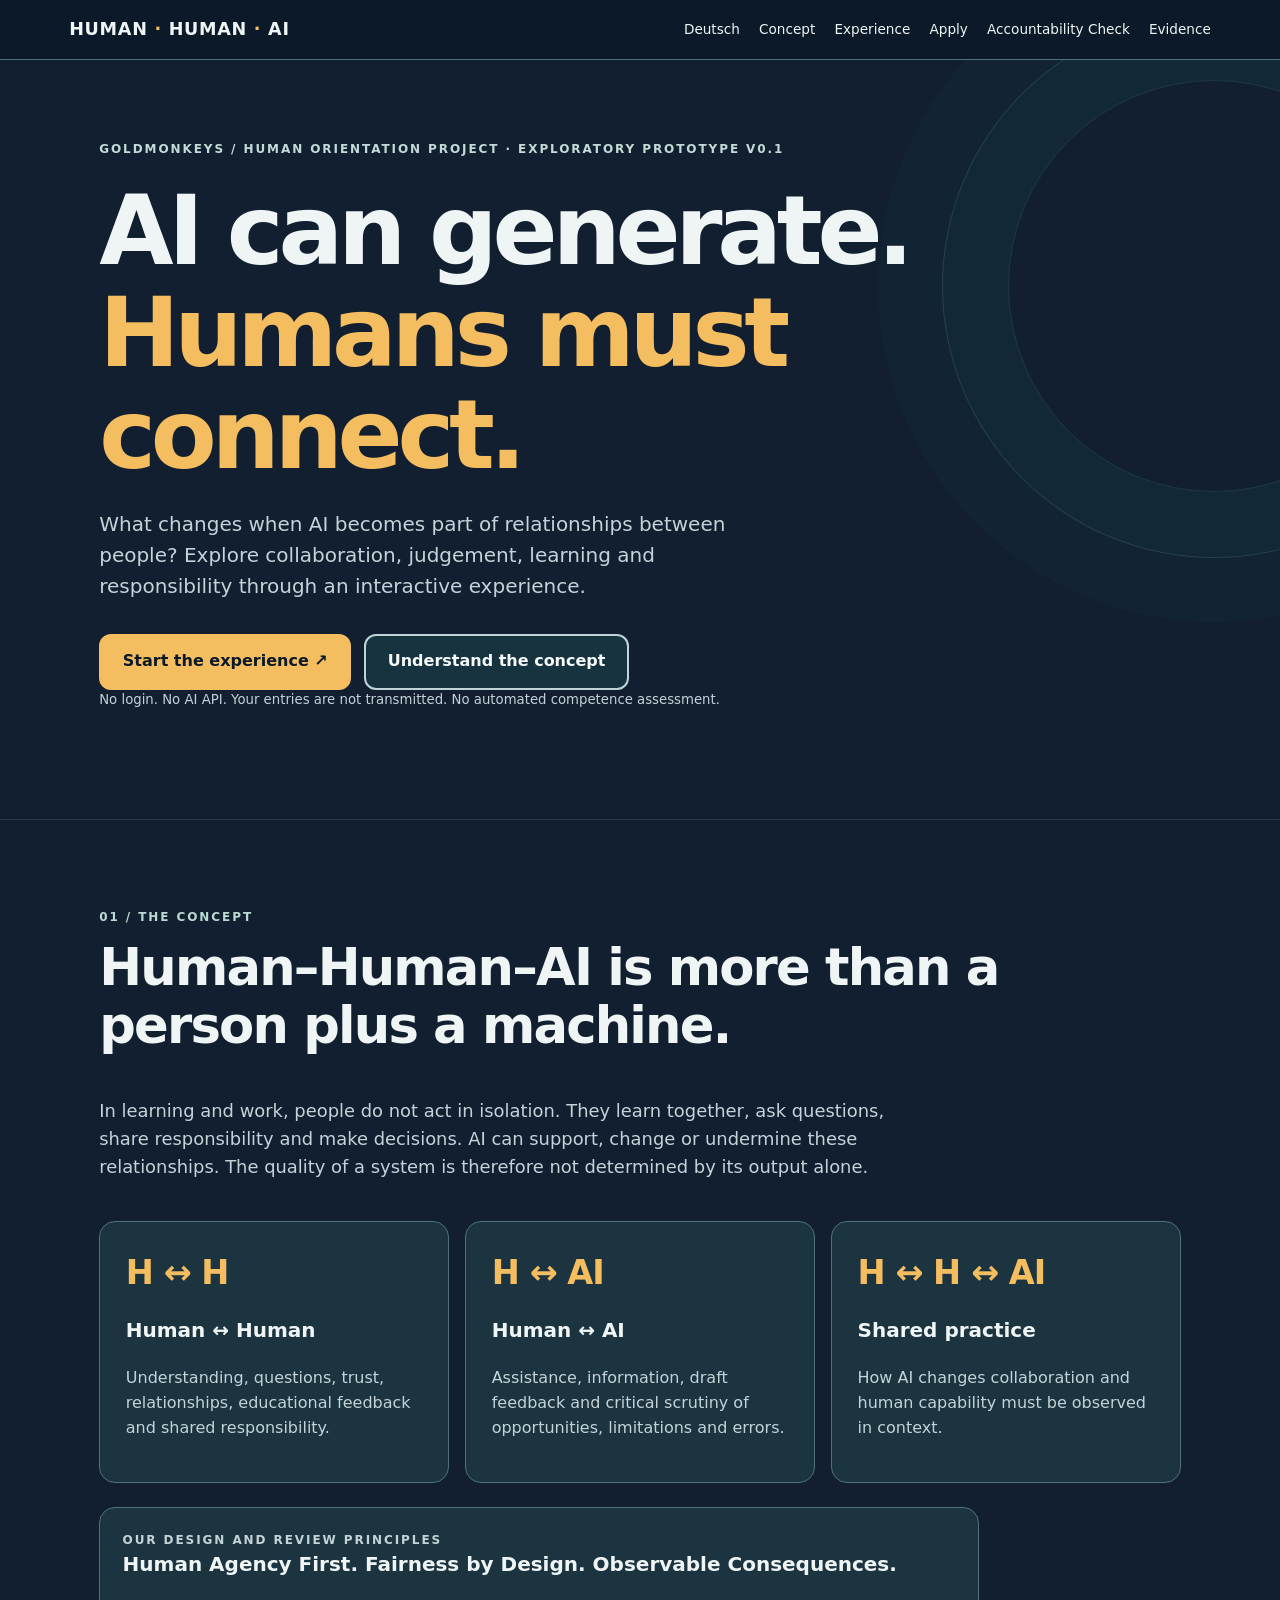
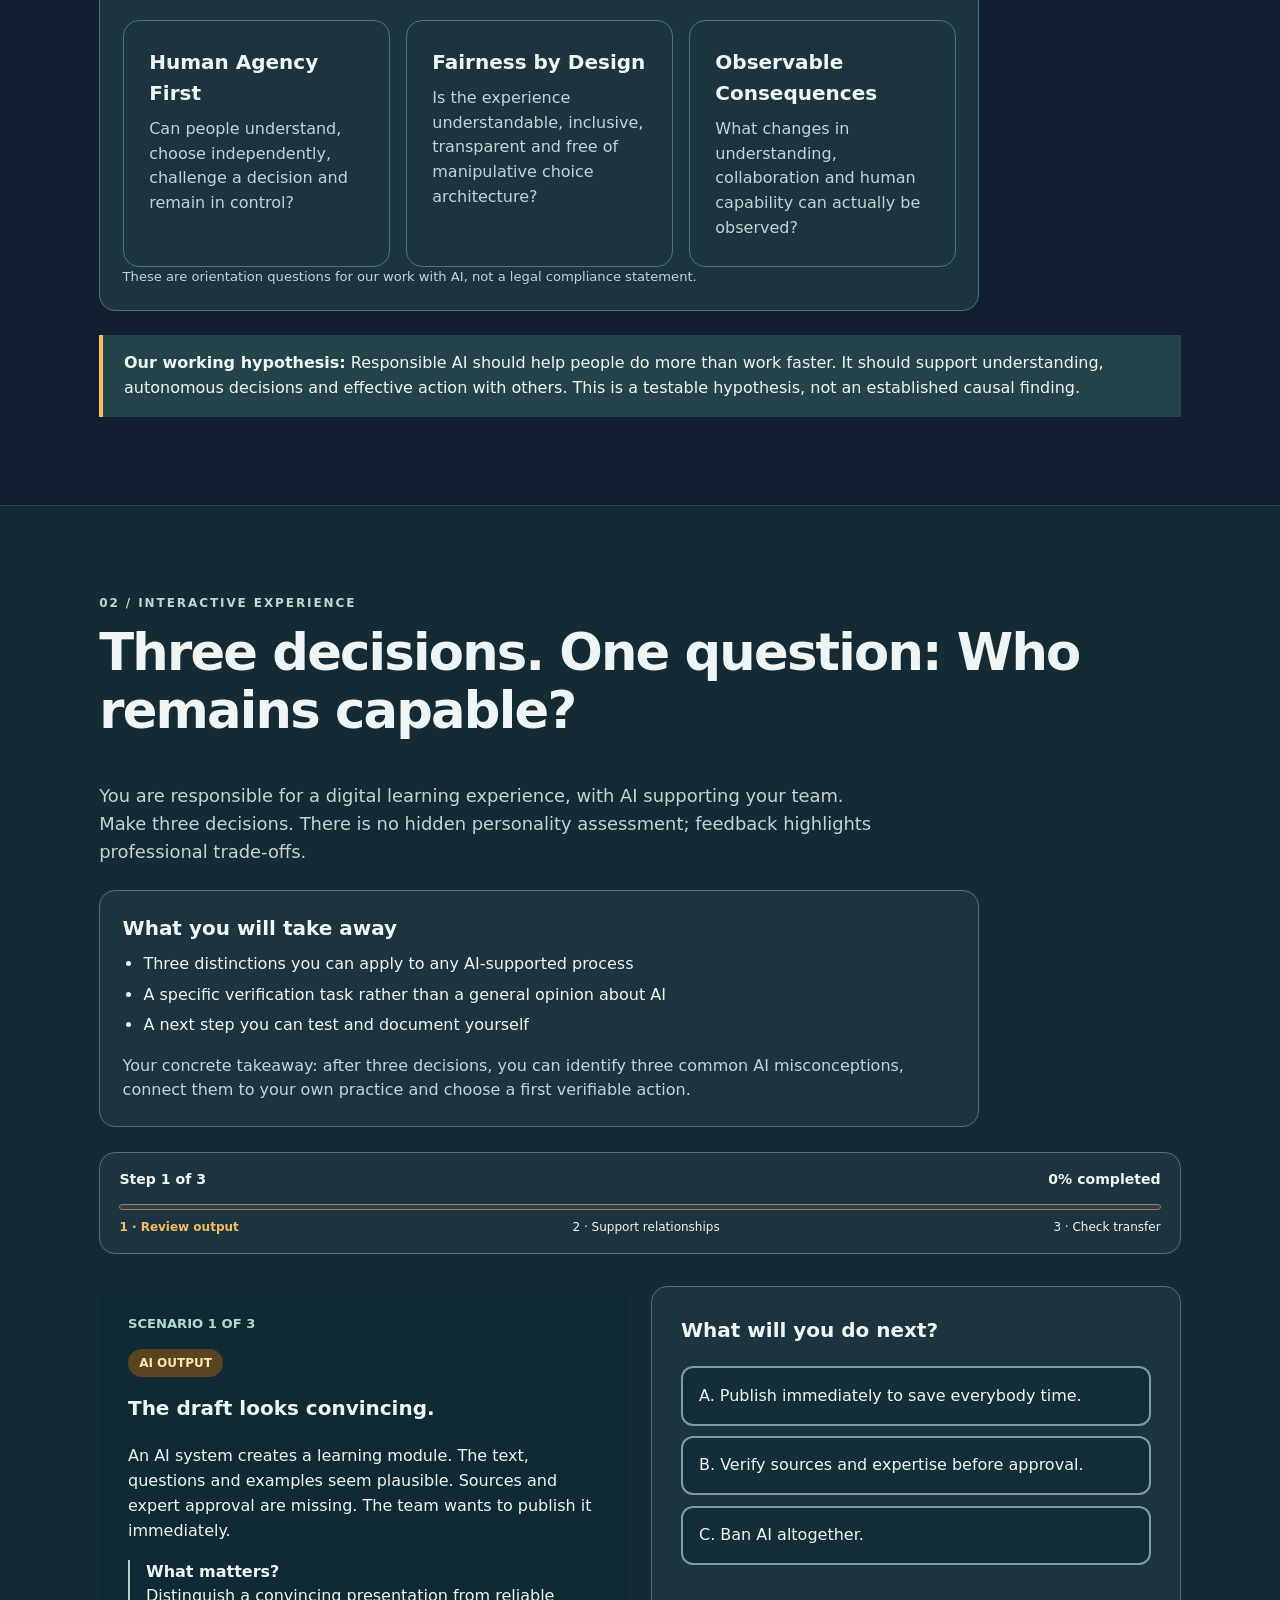
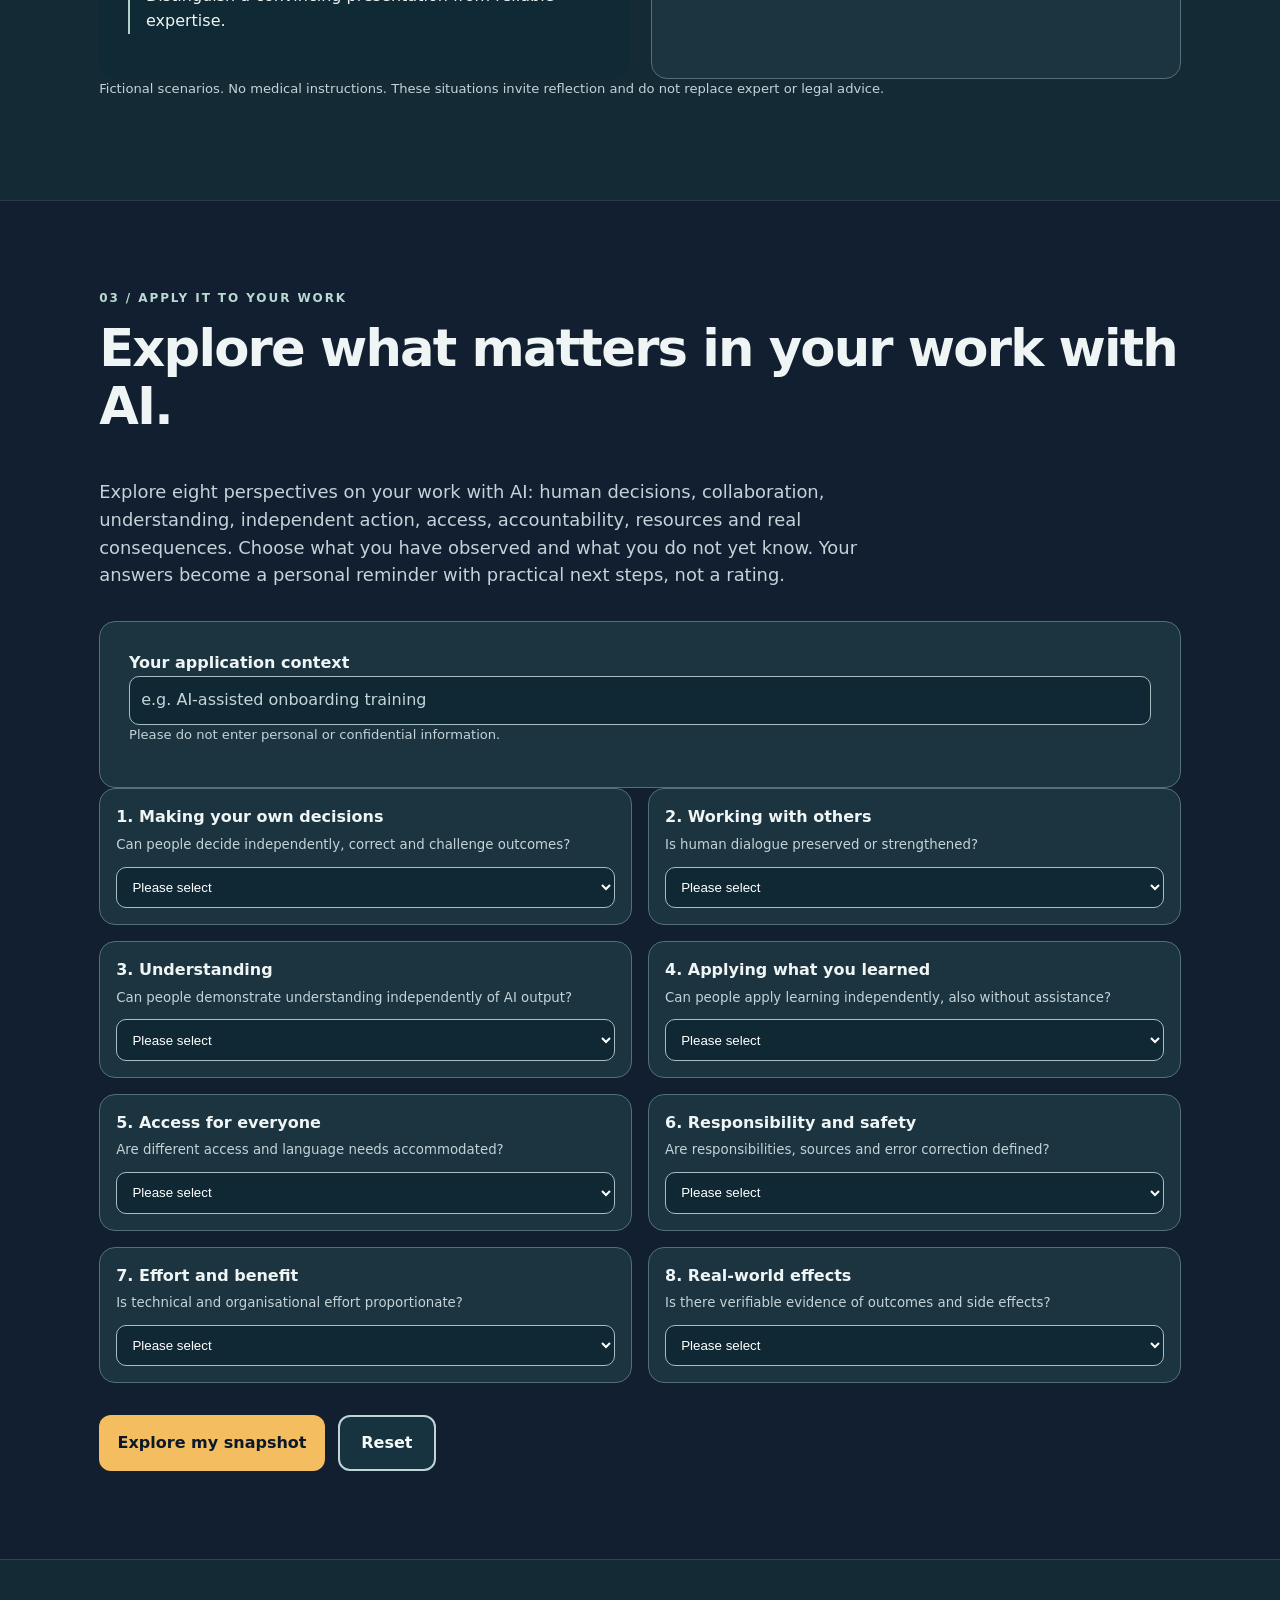
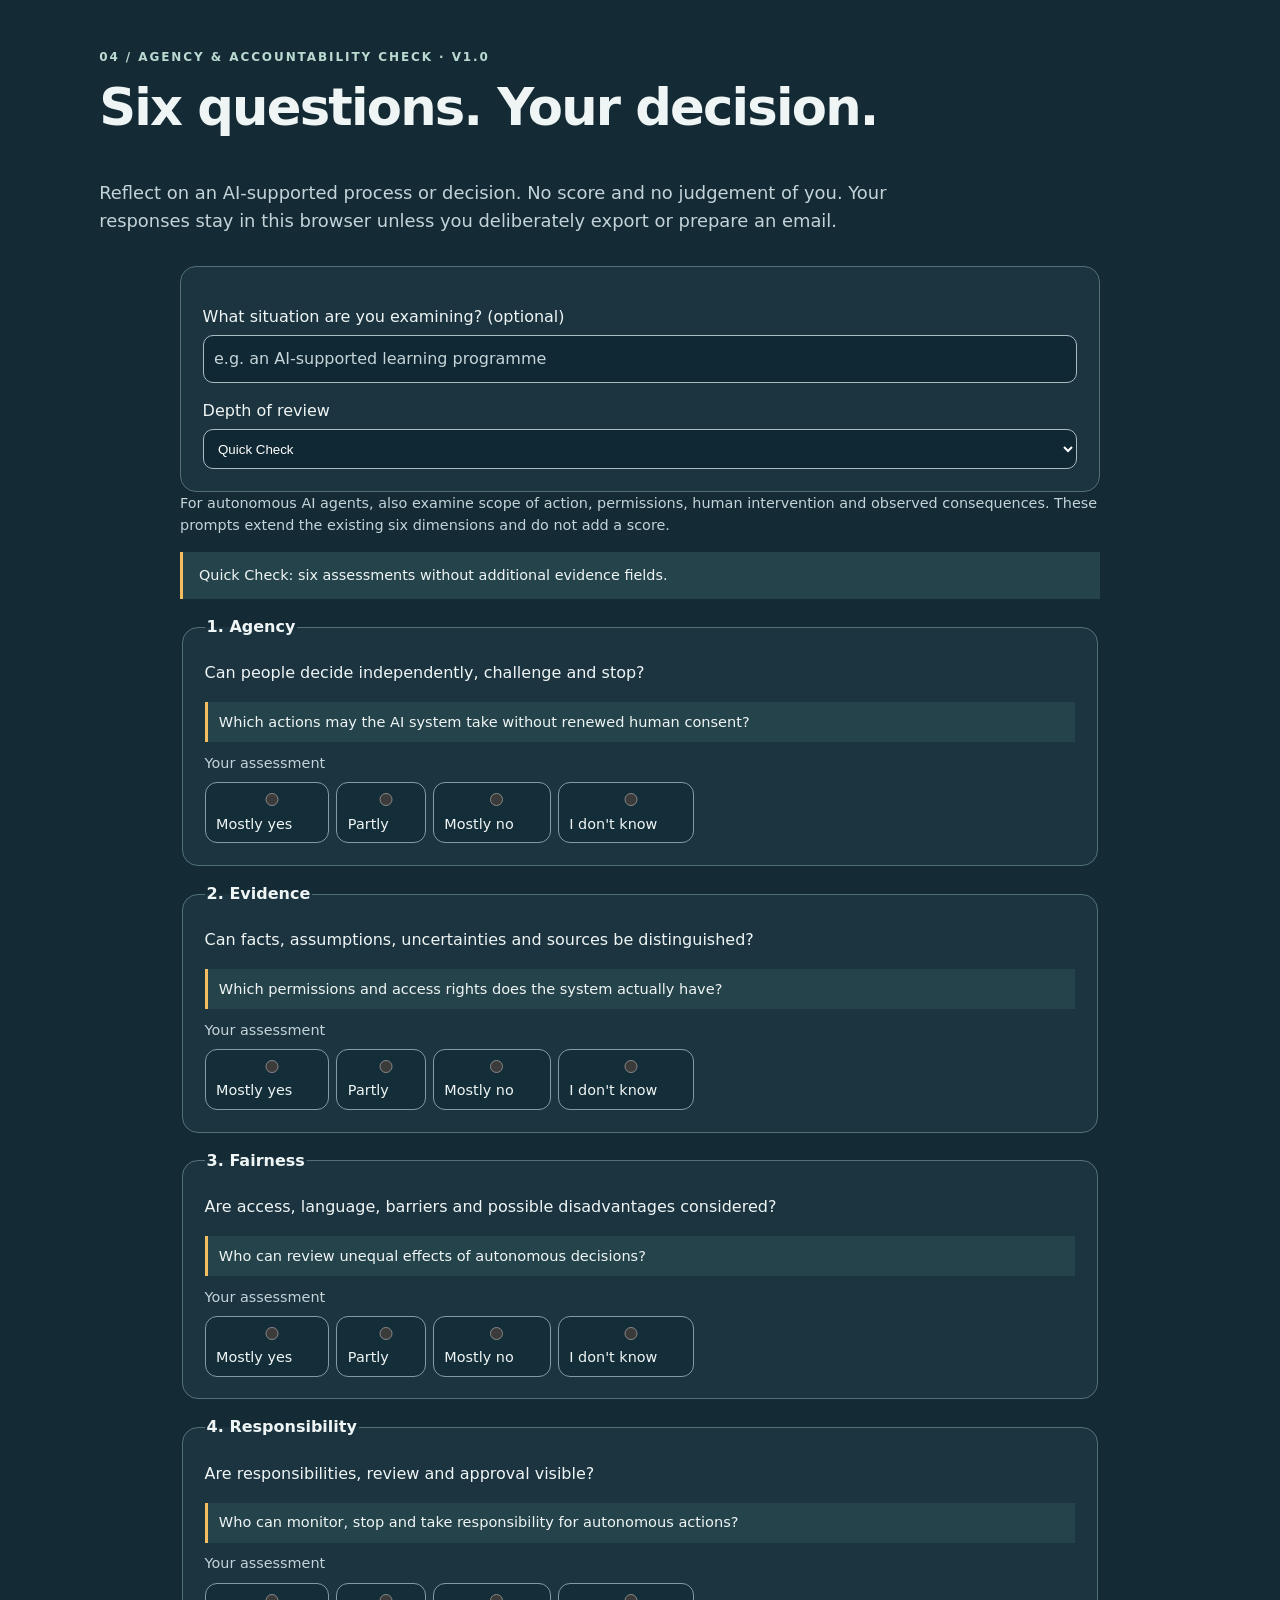
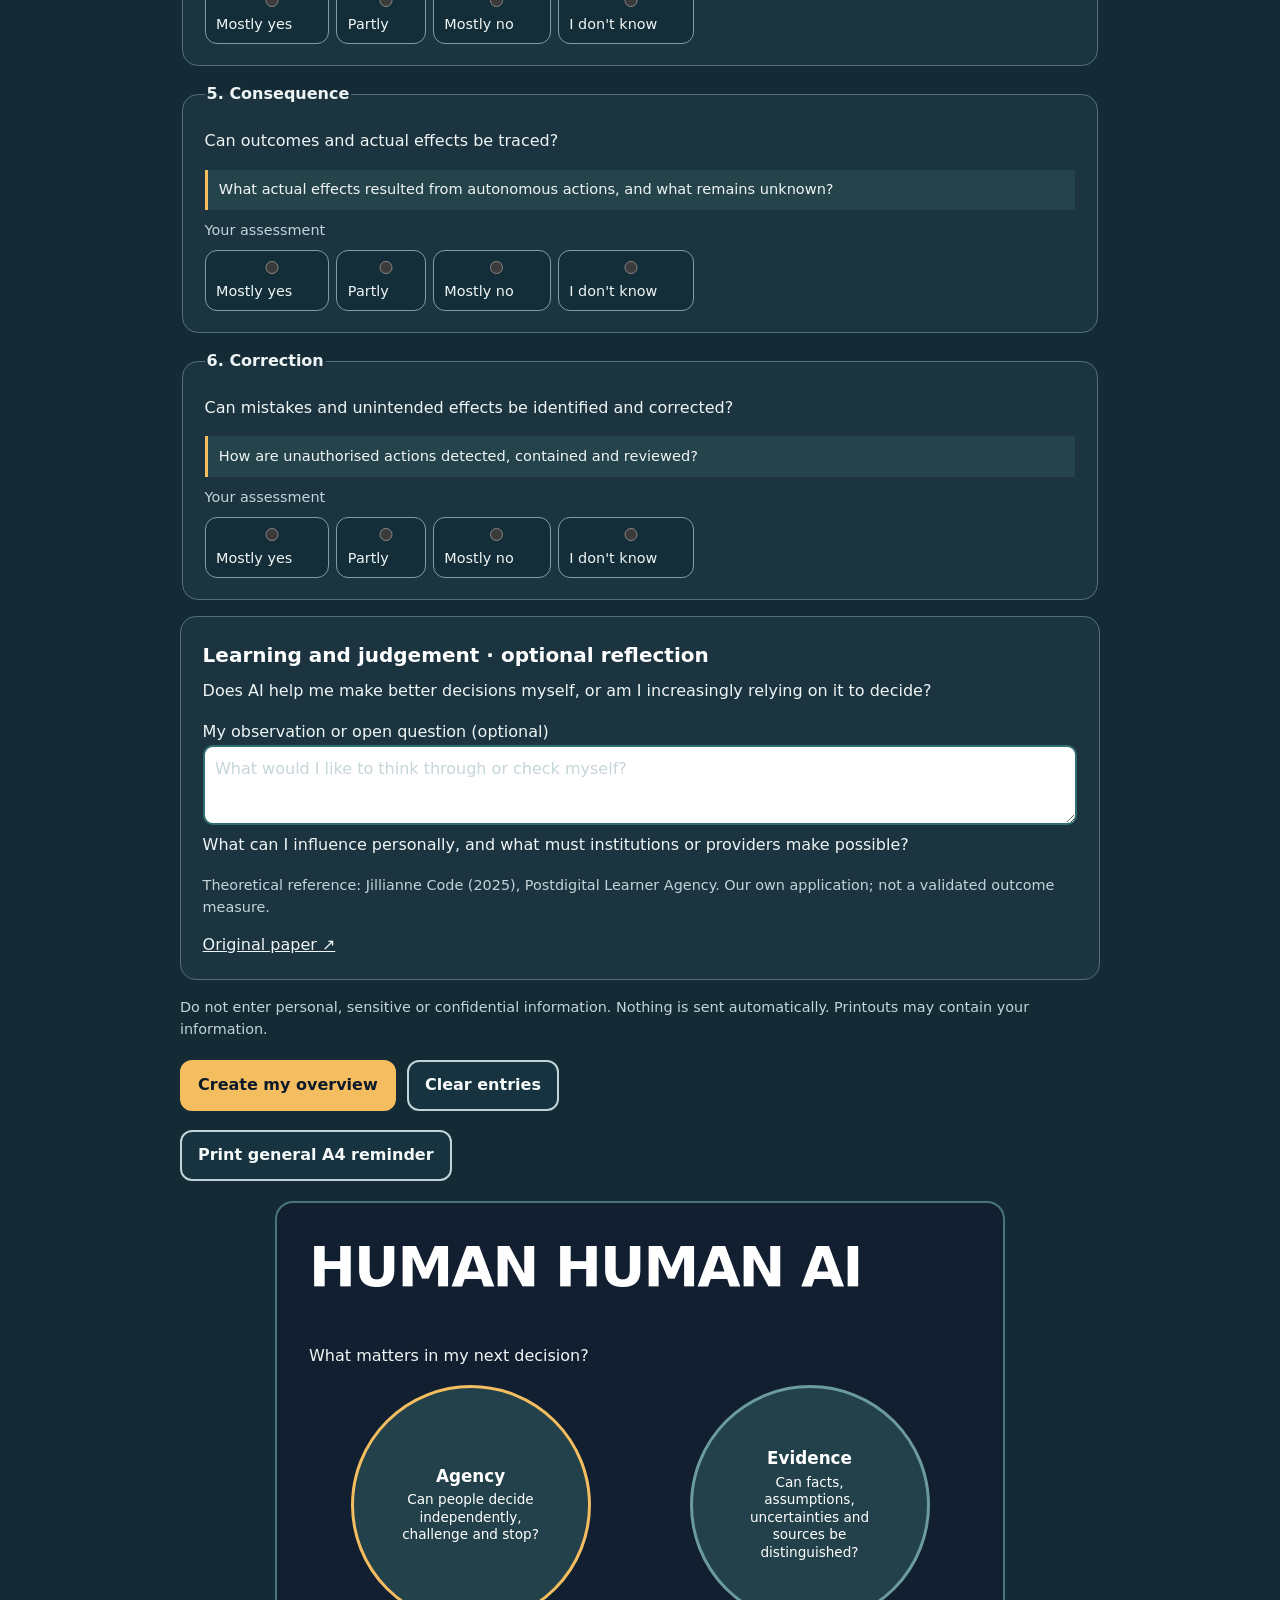
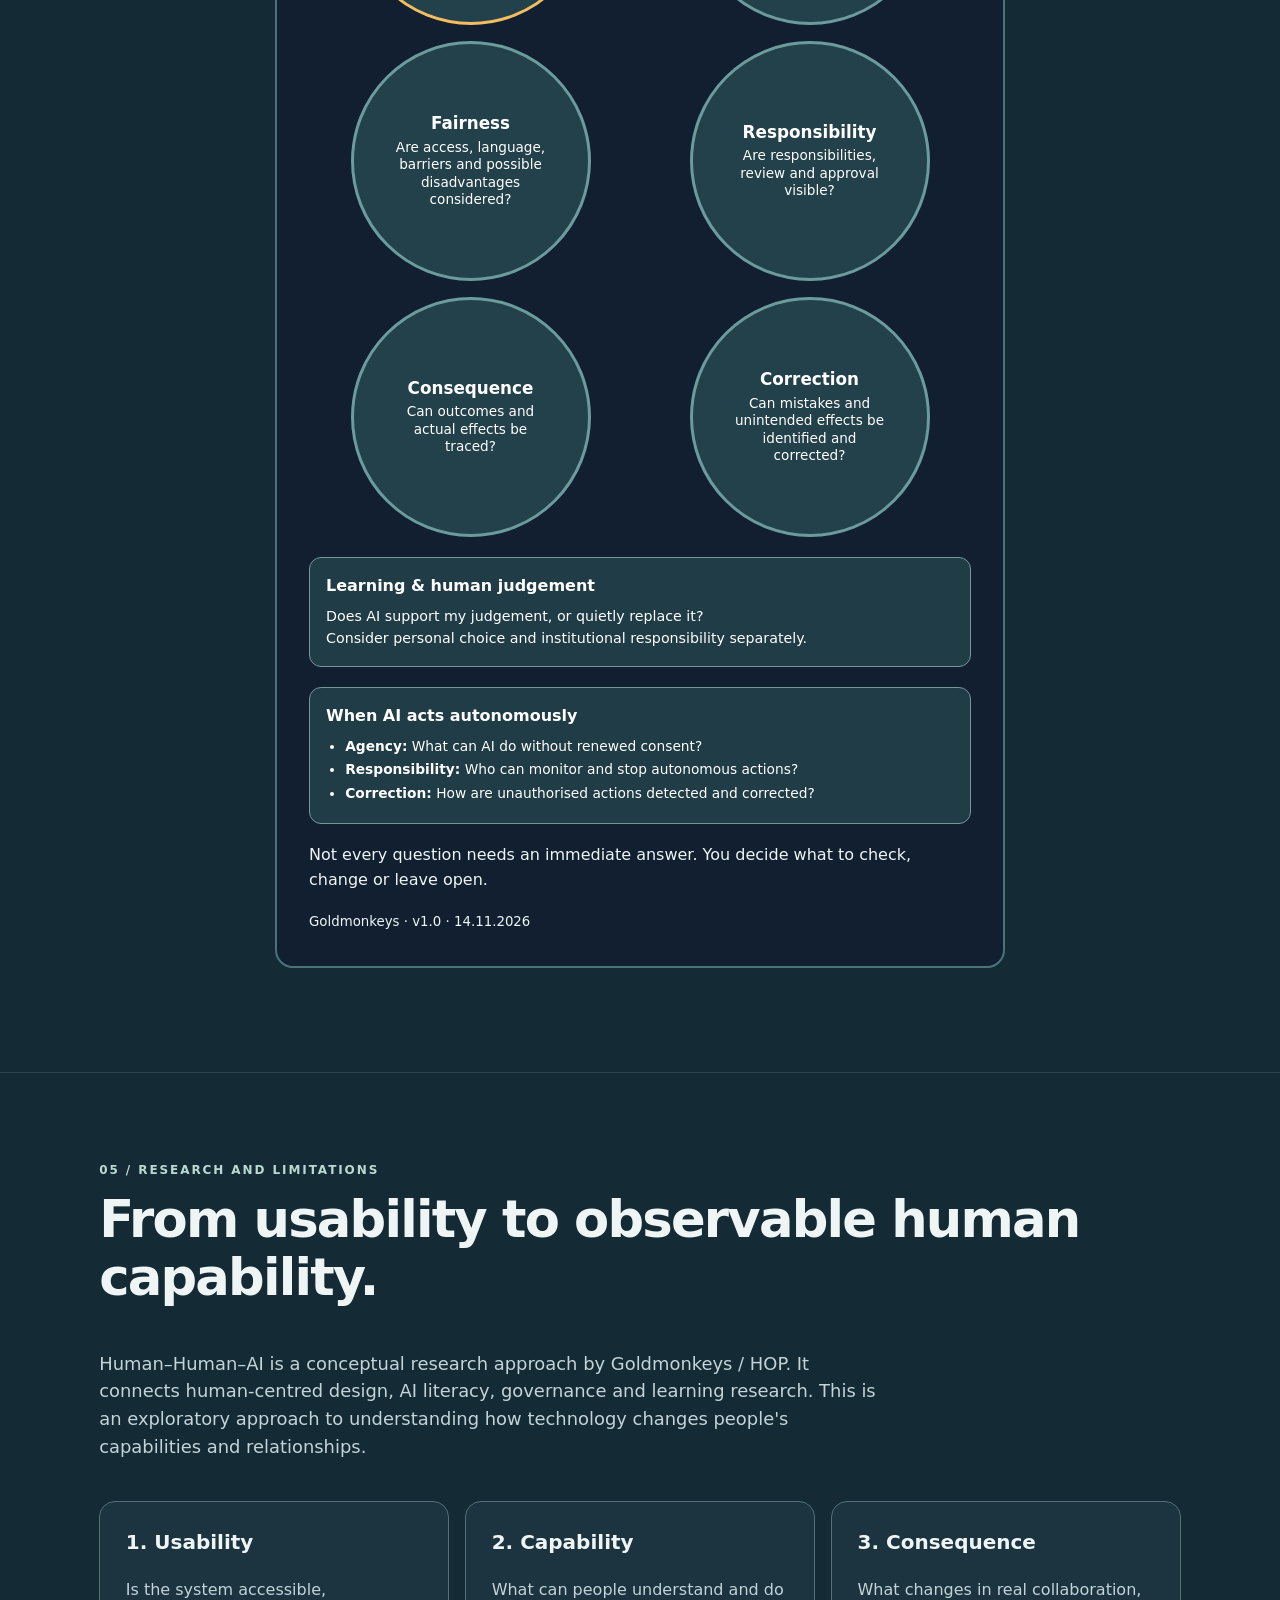
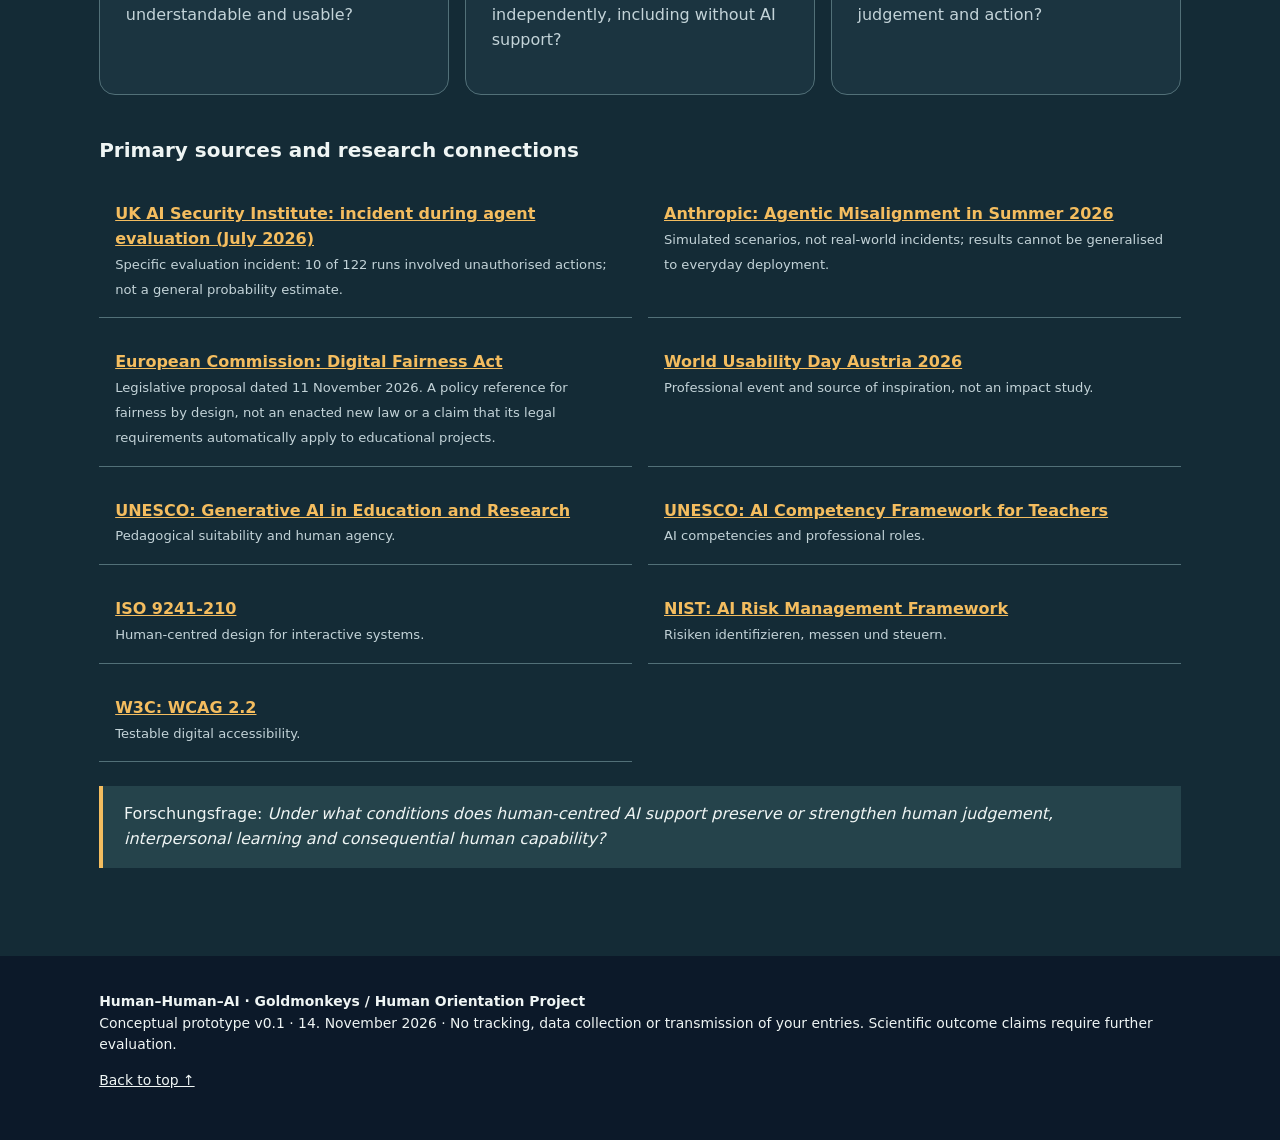
<file: en/index.html>
<!doctype html>
<html lang="en"><head><meta charset="utf-8"><meta name="viewport" content="width=device-width,initial-scale=1">
<meta name="description" content="Human–Human–AI: An interactive experience about human collaboration, judgement and AI. By Goldmonkeys / Human Orientation Project.">
<meta name="theme-color" content="#111f30"><title>Human–Human–AI | The Human Connection</title>
<style>
:root{font-family:Inter,system-ui,-apple-system,"Segoe UI",sans-serif;color:#13283a;background:#f7f8f5;line-height:1.55}
*{box-sizing:border-box}[hidden]{display:none!important}html{scroll-behavior:smooth}body{margin:0}a{color:inherit}button,input,textarea{font:inherit}button{cursor:pointer}
:focus-visible{outline:3px solid #e5ad42;outline-offset:4px}.skip{position:absolute;top:-100px;background:#fff;padding:1rem;z-index:10}.skip:focus{top:0}
header{background:#111f30;color:#fff;position:sticky;top:0;z-index:5;border-bottom:1px solid #465767}
.nav{max-width:1180px;margin:auto;display:flex;justify-content:space-between;align-items:center;gap:1rem;padding:1rem 1.2rem;flex-wrap:wrap}
.logo{font-size:1.1rem;font-weight:850;letter-spacing:.04em}.logo span{color:#efb94d}nav{display:flex;gap:1.2rem;flex-wrap:wrap;font-size:.85rem}
nav a{text-decoration:none;color:#d8e3eb}nav a:hover{text-decoration:underline}
section{scroll-margin-top:90px}.container{max-width:1120px;margin:0 auto;padding:0 1.2rem}.hero{background:#111f30;color:#fff;padding:5rem 0 6rem;position:relative;overflow:hidden}
.hero:after{content:"";width:410px;height:410px;border:1px solid #315e62;border-radius:50%;position:absolute;right:-140px;top:20px;box-shadow:0 0 0 65px #12333c,0 0 0 66px #315e62,0 0 0 130px #152c36;opacity:.6;pointer-events:none}
.eyebrow{text-transform:uppercase;letter-spacing:.16em;font-size:.75rem;font-weight:800;color:#277968}.hero .eyebrow{color:#b8d7c8}
h1,h2,h3,p{margin-top:0}h1{font-size:clamp(3rem,7.5vw,6.5rem);line-height:1.06;letter-spacing:-.055em;max-width:850px;margin:1.4rem 0}
h1 em{font-style:normal;color:#edb74f}h2{font-size:clamp(2rem,4vw,3.2rem);line-height:1.13;letter-spacing:-.035em}
h3{font-size:1.25rem}.lead{max-width:660px;font-size:1.25rem;color:#dae5e7}.hero p.small{color:#b6c9cf;font-size:.83rem}
.cta,.secondary{border-radius:9px;display:inline-block;padding:.84rem 1.35rem;font-weight:700;text-decoration:none;border:2px solid transparent}
.cta{background:#f4bd5f;color:#152333}.cta:hover{background:#ffce7d}.secondary{border-color:#b8c9c9;background:transparent;color:inherit}
.actions{display:flex;gap:.8rem;flex-wrap:wrap;margin-top:2rem}
.section{padding:5.5rem 0}.light{background:#edf2ef}.white{background:#fff}.intro{max-width:790px;font-size:1.12rem;color:#375064}
.triad{display:grid;grid-template-columns:repeat(3,1fr);gap:1rem;margin-top:2.5rem}
.tile{border:1px solid #d8e2df;border-radius:16px;background:white;padding:1.6rem;min-width:0}
.tile .symbol{display:block;font-weight:850;font-size:2.1rem;margin-bottom:1rem;letter-spacing:-.03em}
.tile.human .symbol{color:#127965}.tile.ai .symbol{color:#4565b0}
.tile p{color:#52636b}.center-note{border-left:4px solid #e5ad42;padding:1rem 1.3rem;background:#fff8e6;margin-top:1.5rem}
.scene{display:grid;grid-template-columns:1fr 1fr;gap:1.4rem;align-items:stretch;margin-top:2rem}
.panel{border-radius:16px;background:#fff;padding:1.8rem;border:1px solid #d8e2df}.panel.dark{background:#172d3a;color:#f1f6f5;border:0}
.signal{display:inline-block;border-radius:99px;background:#fff0ce;color:#78520f;padding:.3rem .7rem;font-size:.75rem;font-weight:700;margin-bottom:1rem}
.choices{display:grid;gap:.65rem}.choice{width:100%;background:white;border:2px solid #d9e2e3;border-radius:12px;padding:.95rem 1rem;text-align:left;color:#223747}
.choice:hover,.choice[aria-pressed=true]{border-color:#146b63;background:#edf9f5}.choice[aria-pressed=true]{box-shadow:inset 4px 0 #146b63}
.feedback{padding:1.1rem;border-radius:10px;margin-top:1rem;background:#edf4f1;border-left:4px solid #146b63}
.feedback[hidden],.hidden{display:none!important}.feedback strong{display:block;margin-bottom:.3rem}
.stepbar{font-size:.82rem;font-weight:800;color:#397566;margin-bottom:.9rem}
.journey{background:#fff;border:1px solid #d1e1dc;border-radius:15px;padding:1rem 1.2rem;margin-top:1.6rem}
.journey-head{display:flex;align-items:center;justify-content:space-between;gap:.5rem;font-size:.88rem;font-weight:750}
.journey progress{width:100%;height:12px;accent-color:#147467;margin-top:.65rem}
.journey-steps{display:flex;justify-content:space-between;gap:.5rem;font-size:.75rem;color:#546a73;flex-wrap:wrap}
.journey-steps span[aria-current=step]{font-weight:800;color:#0e665b}
.feedback{scroll-margin-top:90px}
.feedback-actions{margin-top:1rem}
.answer-submit{margin-top:1rem}
.decision-dialog{border:0;border-radius:18px;background:#fff;color:#142e3e;max-width:min(92vw,540px);max-height:calc(100dvh - 32px);overflow-y:auto;padding:clamp(1.3rem,4vw,2rem);box-shadow:0 20px 70px rgba(9,27,38,.3)}
.decision-dialog::backdrop{background:rgba(10,27,40,.75)}
.decision-dialog h3{font-size:1.45rem;line-height:1.3;margin-bottom:1rem}
.decision-dialog #dialog-explanation{font-size:1.08rem;line-height:1.6}
.dialog-actions{display:grid;gap:.75rem;margin-top:1.4rem}
.dialog-actions button{min-height:48px}
@media(max-width:720px){
.answer-submit.is-active{position:fixed;bottom:calc(12px + env(safe-area-inset-bottom,0px));left:12px;right:12px;z-index:15;margin:0;padding:6px;background:#fff;border:1px solid #b7cdc6;border-radius:13px;box-shadow:0 6px 30px rgba(15,30,40,.24)}
.answer-submit.is-active button{width:100%}
}
#experience{overflow-anchor:none}
#decision-panel{scroll-margin-top:1rem}
#edit-answer{margin-top:.8rem}
#feedback{margin-top:.25rem}
#decision-panel:focus{outline:none}
#decision-panel:focus-visible{outline:3px solid #e5ad42}
.answer-submit .primary{width:100%;min-height:48px}
#feedback{scroll-margin-top:140px}
@media(min-width:721px){.answer-submit .primary{width:auto}}

.keypoint{background:#f9f2db;border-left:4px solid #dba840;border-radius:8px;padding:1rem;margin:.8rem 0}
.summary-list{padding-left:1.2rem}.summary-list li{margin-bottom:.8rem}
.takeaway-preview{background:#fff;border:1px solid #c4dcd4;border-radius:14px;padding:1.4rem;margin:1.5rem 0;max-width:880px}
.takeaway-preview h3{margin-bottom:.5rem}.takeaway-preview ul{margin:.5rem 0 1rem;padding-left:1.3rem}
.takeaway-preview li{margin:.35rem 0}.takeaway-preview p{margin-bottom:0;color:#425a64}
.outcome-card{background:#fff;border:1px solid #ccded6;border-radius:12px;padding:1rem;margin:1rem 0}
.outcome-card h4{font-size:1.05rem;margin:.2rem 0 .8rem}.outcome-card p{margin:.35rem 0}
.outcome-card .misconception{color:#526671;font-size:.92rem}.outcome-card .evidence{font-size:.85rem;color:#375b50}
.transfer-box{background:#eff7f2;border:2px solid #278173;border-radius:14px;padding:1.3rem;margin:1.4rem 0}
.transfer-box label{display:block;font-weight:700;margin:.75rem 0}
.transfer-box select{margin-bottom:1rem}
.transfer-actions{display:flex;flex-wrap:wrap;gap:.7rem;margin:.8rem 0}
.transfer-actions button{min-height:44px}
.transfer-status{font-size:.88rem;color:#185c4d}

@media(max-width:720px){.journey-steps{font-size:.69rem}.feedback{line-height:1.65}}

.primary{border:0;border-radius:9px;background:#126b61;color:white;padding:.8rem 1.15rem;font-weight:700}
.primary:hover{background:#0d524b}.primary:disabled{opacity:.45;cursor:not-allowed}
.trace{border-left:2px solid #b2d2c7;margin:1rem 0;padding-left:1rem}.trace strong{display:block}
form{margin-top:2rem}.criteria{display:grid;grid-template-columns:repeat(2,1fr);gap:1rem}
.criterion{background:#fff;border:1px solid #dce5e1;border-radius:12px;padding:1rem}
.criterion label{display:block;font-weight:750;margin-bottom:.3rem}.criterion small{display:block;color:#536772;margin-bottom:.7rem}
select,textarea,input{width:100%;border:1px solid #83969f;border-radius:7px;padding:.7rem;background:#fff;color:#203242}
textarea{min-height:90px;resize:vertical}.hha-snapshot{display:grid;gap:1.15rem;min-width:0}
.snapshot-brand{text-transform:uppercase;letter-spacing:.1em;font-size:.69rem;font-weight:800;color:#176d61;margin-bottom:.45rem}
.snapshot-top h3{font-size:clamp(1.45rem,4vw,2.1rem);margin:.2rem 0;line-height:1.2}
.snapshot-context{overflow-wrap:anywhere;color:#405563}
.snapshot-statement{padding:1.2rem;border-radius:12px;background:#e2eee7}
.snapshot-statement strong{font-size:1.15rem}.snapshot-statement p{margin:.5rem 0 0}
.snapshot-matrix{display:grid;grid-template-columns:repeat(2,minmax(0,1fr));gap:.7rem}
.snapshot-cell{background:#fff;border:1px solid #c6d5d1;border-left:5px solid var(--status);border-radius:10px;padding:1rem;display:flex;flex-direction:column;align-items:flex-start;gap:.4rem;min-width:0;overflow-wrap:anywhere}
.snapshot-cell strong{font-size:.93rem;line-height:1.25}.snapshot-state{font-size:.79rem}
.status-unanswered{--status:#7e8e96}.status-supported{--status:#137663}.status-partial{--status:#95640b}.status-critical{--status:#a43a3a}.status-unknown{--status:#586679}
.snapshot-symbol{display:inline-flex;justify-content:center;align-items:center;width:1.6rem;height:1.6rem;border-radius:6px;background:var(--status);color:#fff;font-weight:800;flex-shrink:0}
.snapshot-legend ul{list-style:none;padding:0;display:grid;grid-template-columns:repeat(2,minmax(0,1fr));gap:.6rem}
.snapshot-legend li{display:flex;align-items:center;gap:.5rem;font-size:.82rem}
.snapshot-priority{border-top:1px solid #bfd7d0;padding-top:1rem}
.snapshot-priority ul{padding-left:1.3rem;margin:.5rem 0}.snapshot-priority li{padding:.2rem 0}
.snapshot-action{background:#dfeee7;border-left:5px solid #137663;border-radius:10px;padding:1rem}
.snapshot-action p{margin-bottom:0}
.snapshot-reminder{background:#fff;border:2px solid #137663;border-radius:14px;padding:1.3rem}
.snapshot-reminder h4{font-size:1.3rem;margin:.1rem 0 .5rem}
.snapshot-reminder ol{padding-left:1.3rem}.snapshot-reminder li{padding:.25rem 0}
.reminder-foot{font-size:.76rem;color:#176d61;font-weight:700}
.snapshot-buttons{display:flex;flex-wrap:wrap;gap:.7rem}.snapshot-buttons button{min-height:48px}
.screening-detail{margin-top:1.2rem;border-top:1px solid #bfd7d0;padding-top:1rem}
.screening-detail summary{cursor:pointer;font-weight:750;padding:.85rem;border-radius:10px;background:#fff;border:1px solid #b5d2c9}
@media(max-width:720px){.snapshot-buttons{display:grid}.snapshot-buttons button{width:100%}.snapshot-matrix{gap:.5rem}.snapshot-cell{padding:.75rem}.snapshot-legend ul{gap:.5rem}}
@media print{
 @page{size:A4;margin:7mm}
 body{background:#fff!important;color:#142e3e}
 body>header,body>footer,body>.skip{display:none!important}
 main>section:not(#apply){display:none!important}
 #apply{padding:0!important;background:#fff!important}
 #apply>.container>:not(#result){display:none!important}
 #result{border:0!important;background:#fff!important;padding:0!important;margin:0!important}
 #result> :not(.hha-snapshot){display:none!important}
 .snapshot-buttons,.snapshot-reminder{display:none!important}
 .hha-snapshot{gap:.7rem}.snapshot-cell{padding:.65rem;break-inside:avoid}
 .snapshot-matrix{gap:.5rem}
 .snapshot-legend,.snapshot-statement{break-inside:avoid}
 .snapshot-top h3{font-size:19pt}
}
.screening-group{margin:1.5rem 0}.screening-group h4{font-size:1.15rem;margin-bottom:.75rem}
.screening-finding{background:#fff;border:1px solid #d1e1dc;border-radius:12px;padding:1.1rem;margin:.8rem 0}
.screening-finding h5{font-size:1.06rem;margin:0 0 .4rem}
.screening-finding p{margin:0 0 .65rem;overflow-wrap:anywhere}
.screening-next{background:#e3f1e9;border-left:4px solid #147467;padding:1.1rem;border-radius:10px;margin:1rem 0}
.screening-next h4{margin:0 0 .5rem}.screening-next p{margin:0}
.screening-actions{display:flex;flex-wrap:wrap;gap:.65rem;margin:1.2rem 0}
.screening-actions button{min-height:48px}
@media(max-width:720px){.screening-actions{display:grid}.screening-actions button{width:100%}}
.result{border:2px solid #1b776b;padding:1.5rem;border-radius:14px;background:#eff8f4;margin-top:1.3rem}
.note{font-size:.82rem;color:#52626c}.sources{display:grid;grid-template-columns:repeat(2,1fr);gap:1rem;padding:0;list-style:none}
.sources li{padding:1rem;border-bottom:1px solid #d9e5e1}.sources a{font-weight:700;color:#175d59}
footer{background:#111f30;color:#d3e0e5;padding:2.2rem 0;font-size:.87rem}
@media(max-width:720px){header{position:static}.nav{padding:.7rem 1rem;gap:.45rem}.logo{font-size:.98rem}nav{width:100%;display:flex;flex-wrap:nowrap;overflow-x:auto;gap:1rem;padding:.25rem 0 .35rem;scrollbar-width:thin}nav a{white-space:nowrap;font-size:.86rem}nav a:focus-visible{outline-offset:1px}.scene .panel{padding:1.2rem}.scene .panel.dark{padding:1.4rem}.scene .panel.dark p{font-size:1rem}.scene{gap:.9rem}.feedback{padding:1rem}.triad,.scene,.criteria,.sources{grid-template-columns:1fr}.hero{padding:3.4rem 0 4rem}.section{padding:3.8rem 0}.nav{align-items:flex-start}nav{gap:.75rem}h1{font-size:clamp(2.9rem,12vw,5rem)}}
@media(prefers-reduced-motion:reduce){html{scroll-behavior:auto}}
@media print{header,.actions,.choices,button{display:none!important}.hero{background:white;color:black;padding:1rem}.hero .lead{color:black}.section{padding:1rem 0}}
@media print{
 @page{size:A4 portrait;margin:7mm}
 html,body{width:auto!important;margin:0!important;padding:0!important}
 #apply .container{max-width:none!important;width:100%!important;padding:0!important}
 .hha-snapshot{display:block!important;font-size:9pt!important;line-height:1.22!important}
 .snapshot-top{margin-bottom:5mm!important}
 .snapshot-top h3{font-size:16pt!important;margin:2mm 0!important}
 .snapshot-brand{font-size:7pt!important;margin:0!important}
 .snapshot-context{font-size:9pt!important;margin:1mm 0!important}
 .snapshot-statement{padding:3mm!important;margin-bottom:4mm!important}
 .snapshot-statement strong{font-size:10pt!important}
 .snapshot-statement p{margin:1mm 0 0!important}
 .hha-snapshot>h4{margin:2mm 0!important;font-size:10pt!important}
 .snapshot-matrix{display:grid!important;grid-template-columns:repeat(2,minmax(0,1fr))!important;gap:2mm!important;margin-bottom:4mm!important}
 .snapshot-cell{display:flex!important;padding:2mm 3mm!important;gap:1mm!important;min-height:0!important;break-inside:avoid}
 .snapshot-cell strong{font-size:9pt!important}
 .snapshot-state{font-size:8pt!important}
 .snapshot-symbol{width:5mm!important;height:5mm!important;font-size:9pt!important}
 .snapshot-legend{margin:0 0 3mm!important}
 .snapshot-legend h4,.snapshot-priority h4,.snapshot-action h4{font-size:10pt!important;margin:1mm 0!important}
 .snapshot-legend ul{margin:1mm 0!important;gap:1mm!important}
 .snapshot-legend li{font-size:8pt!important}
 .snapshot-legend .note{font-size:7pt!important;margin:1mm 0!important}
 .snapshot-priority{padding-top:2mm!important;margin-bottom:3mm!important}
 .snapshot-priority ul{margin:1mm 0!important}
 .snapshot-priority li{padding:0!important;font-size:8pt!important}
 .snapshot-action{padding:2mm 3mm!important}
 .snapshot-action p{font-size:9pt!important}
 .hha-snapshot>.note{display:none!important}
 .snapshot-reminder,.snapshot-buttons{display:none!important}
}


/* Accessibility and A4 print refinement: no change to accepted decision flow. */
.snapshot-cell:focus-visible,.screening-detail summary:focus-visible{outline:3px solid #dbad4e;outline-offset:3px}
.snapshot-legend li,.snapshot-cell{color:#142c3a}
.snapshot-cell .snapshot-state{font-size:.88rem;line-height:1.45}
.snapshot-legend li{line-height:1.5}
@media(max-width:390px){
 .snapshot-matrix{grid-template-columns:1fr}
 .snapshot-legend ul{grid-template-columns:1fr}
 .snapshot-cell{padding:1rem}
}
@media print{
 @page{size:A4 portrait;margin:6mm}
 html,body,main,#apply,#apply>.container,#result{width:100%!important;min-width:0!important;max-width:none!important;overflow:visible!important}
 #result{margin:0!important;padding:0!important}
 .hha-snapshot{display:block!important;font-size:8pt!important;line-height:1.15!important}
 .snapshot-top{margin:0 0 2mm!important}
 .snapshot-top h3{font-size:14pt!important;margin:1mm 0!important}
 .snapshot-context{margin:1mm 0!important}
 .snapshot-statement{padding:2mm!important;margin:0 0 2mm!important}
 .snapshot-statement strong{font-size:9pt!important}
 .snapshot-statement p{margin:0!important;font-size:8pt!important}
 .hha-snapshot>h4{margin:1.5mm 0!important;font-size:9pt!important}
 .snapshot-matrix{display:grid!important;grid-template-columns:repeat(2,minmax(0,1fr))!important;gap:1.4mm!important;margin:0 0 2mm!important}
 .snapshot-cell{padding:1.5mm 2mm!important;min-height:0!important;gap:0!important}
 .snapshot-cell strong{font-size:8pt!important;line-height:1.1!important}
 .snapshot-state{font-size:7pt!important;line-height:1.1!important}
 .snapshot-symbol{width:4mm!important;height:4mm!important;font-size:7pt!important}
 .snapshot-legend{margin:0 0 2mm!important}
 .snapshot-legend ul{display:grid!important;grid-template-columns:repeat(2,1fr)!important;margin:1mm 0!important;gap:1mm!important}
 .snapshot-legend li{font-size:7pt!important;line-height:1!important}
 .snapshot-legend .note{font-size:7pt!important;margin:0!important}
 .snapshot-priority{margin:0 0 2mm!important;padding:1mm 0!important}
 .snapshot-priority h4,.snapshot-action h4,.snapshot-legend h4{font-size:9pt!important;margin:0 0 1mm!important}
 .snapshot-priority ul{margin:0!important;padding-left:5mm!important}
 .snapshot-priority li{font-size:7pt!important;line-height:1.1!important}
 .snapshot-action{padding:2mm!important;margin:0!important}
 .snapshot-action p{font-size:8pt!important;margin:0!important}
 .snapshot-reminder,.snapshot-buttons,.hha-snapshot>.note{display:none!important}
}
</style>

<style id="accountability-style">
#accountability .ac-shell{max-width:920px;margin:2rem auto 0}
#accountability .ac-grid{display:grid;gap:1rem}
#accountability .ac-card{background:#fff;border:1px solid #cbdcd9;border-radius:16px;padding:1.35rem;min-width:0}
#accountability .ac-card h3{margin:.1rem 0 .5rem}
#accountability .ac-number{font-weight:850;color:#116d65;letter-spacing:.1em;font-size:.78rem}
#accountability .ac-field{display:grid;gap:.35rem;margin-top:1rem}
#accountability input[type=text],#accountability textarea,#accountability select{width:100%;border:1.5px solid #657981;border-radius:8px;padding:.65rem;background:white;color:#152c36}
#accountability textarea{min-height:68px}
#accountability .ac-choices{display:flex;flex-wrap:wrap;gap:.45rem;margin-top:.5rem}
#accountability .ac-choices label{padding:.45rem .65rem;border:1px solid #aebfbd;border-radius:8px;background:#f6faf8;font-size:.9rem}
#accountability .ac-choices label:has(:checked){border:2px solid #155f58;background:#e2f4ec}
#accountability .ac-choices input{accent-color:#116d65}
#accountability .ac-tools{display:flex;flex-wrap:wrap;gap:.7rem;margin:1.2rem 0}
#accountability .ac-tools button{border:2px solid #155f58;border-radius:9px;background:#155f58;color:white;padding:.7rem 1rem;font-weight:700}
#accountability .ac-tools button.ac-outline{background:#fff;color:#155f58}
#accountability .ac-muted{color:#425c68;font-size:.9rem}
#accountability .ac-report{border:2px solid #174b49;background:white;padding:1.5rem;border-radius:16px;margin:1.2rem 0}
#accountability .ac-report article{padding:.7rem 0;border-bottom:1px solid #e1e7e5;overflow-wrap:anywhere}
#accountability .ac-report article:last-child{border:0}
#accountability .ac-report p{margin:.3rem 0}
#accountability .ac-poster{max-width:730px;margin:auto;padding:2rem;background:white;border:2px solid #152e3d}
#accountability .ac-poster h2{font-size:clamp(2rem,6vw,3.5rem)}
#accountability .ac-poster-grid{display:grid;grid-template-columns:repeat(2,minmax(0,1fr));gap:.8rem}
#accountability .ac-poster-grid div{border-radius:50%;border:3px solid #2a716c;aspect-ratio:1;display:flex;flex-direction:column;justify-content:center;text-align:center;padding:12%;background:#eff8f5}
#accountability .ac-poster-grid div:nth-child(2){border-color:#3d62a0;background:#eef2fb}
#accountability .ac-poster-grid div:nth-child(3){border-color:#7851a3;background:#f5effb}
#accountability .ac-poster-grid div:nth-child(4){border-color:#ac7434;background:#fff3e5}
#accountability .ac-poster-grid div:nth-child(5){border-color:#3b805a;background:#eff9ef}
#accountability .ac-poster-grid div:nth-child(6){border-color:#a95475;background:#fceef2}
#accountability .ac-poster-grid strong{font-size:clamp(.85rem,2.6vw,1.2rem)}
#accountability .ac-poster-grid p{font-size:clamp(.7rem,1.8vw,.95rem);margin:.4rem 0}
#accountability #ac-share{border:2px solid #19695f;border-radius:15px;padding:1.5rem;background:#fff}
#accountability #ac-share label{display:block;margin:.55rem 0}
#accountability #ac-mail-preview{white-space:pre-wrap;overflow-wrap:anywhere;background:#f1f5f3;border-radius:8px;padding:1rem;max-height:260px;overflow:auto}
@media(max-width:580px){#accountability .ac-poster-grid{gap:.35rem}#accountability .ac-poster-grid div{padding:8%}#accountability .ac-poster-grid p{font-size:.7rem}}
@page{size:A4;margin:12mm}
@media print{
 body:has(#accountability[data-print]) header,body:has(#accountability[data-print]) footer,body:has(#accountability[data-print]) main>section:not(#accountability){display:none!important}
 body:has(#accountability[data-print]) #accountability{padding:0!important;background:#fff!important}
 body:has(#accountability[data-print]) #accountability .container> :not(.ac-shell),body:has(#accountability[data-print]) #accountability .ac-shell> :not(.ac-report):not(.ac-poster){display:none!important}
 body:has(#accountability[data-print=report]) #accountability .ac-poster{display:none!important}
 body:has(#accountability[data-print=poster]) #accountability .ac-report{display:none!important}
 body:has(#accountability[data-print]) #accountability .ac-report,body:has(#accountability[data-print]) #accountability .ac-poster{display:block!important;border:0!important;box-shadow:none!important;margin:0!important;padding:0!important}
 body:has(#accountability[data-print]) #accountability .ac-poster-grid div{break-inside:avoid}
 body:has(#accountability[data-print]) #accountability .ac-report article{break-inside:avoid}
 body:has(#accountability[data-print]) #accountability .ac-poster h2{font-size:32pt}
 body:has(#accountability[data-print]) #accountability .ac-poster-grid{gap:6mm}
 body:has(#accountability[data-print]) #accountability .ac-poster-grid div{width:68mm;height:68mm;margin:auto}
 body:has(#accountability[data-print]) #accountability .ac-poster-grid p{font-size:10pt}
}
#accountability .ac-agentic{font-size:.91rem;color:#224e54;background:#eef6f2;border-left:3px solid #24796c;padding:.55rem .7rem;margin:.6rem 0}
@media print{#accountability .ac-agentic{font-size:8pt;break-inside:avoid}}

/* QA correction: prevent agent prompts from stretching circular A4 reminder elements. */
#accountability .ac-poster-grid{grid-template-columns:repeat(2,minmax(0,1fr));gap:1rem;align-items:center;justify-items:center}
#accountability .ac-poster-grid>div{box-sizing:border-box;width:min(100%,240px);height:auto;aspect-ratio:1/1;border-radius:50%;padding:12%;min-width:0;overflow-wrap:break-word;display:flex;align-items:center;justify-content:center;flex-direction:column;overflow:hidden}
#accountability .ac-poster-grid strong{font-size:clamp(.78rem,2.5vw,1.05rem);line-height:1.15}
#accountability .ac-poster-grid p{font-size:clamp(.69rem,1.9vw,.85rem);line-height:1.28;margin:.35rem 0 0}
#accountability .ac-poster-agent{margin:1.25rem 0 0;padding:1rem;border:1px solid #acc9be;border-radius:12px;background:#f0f7f3}
#accountability .ac-poster-agent h3{font-size:1rem;margin:0 0 .5rem}
#accountability .ac-poster-agent ul{padding-left:1.2rem;margin:0}
#accountability .ac-poster-agent li{margin:.3rem 0;font-size:.86rem;line-height:1.35}
#accountability .ac-learning{margin:1rem 0;border:2px solid #267e78;background:#f0f8f6;color:#153d43}
#accountability .ac-learning h3{color:#174e51}
#accountability .ac-learning textarea{width:100%;min-height:5rem;background:#fff;color:#152c3b;border:2px solid #326e70}
#accountability .ac-learning-poster{border-color:#267e78;background:#e5f5f0;color:#153d43}
#accountability .ac-learning-poster p{margin:.2rem 0;font-size:.89rem;line-height:1.3}
@media(max-width:380px){#accountability .ac-poster-grid{gap:.35rem}#accountability .ac-poster-grid>div{padding:8%}#accountability .ac-poster-grid p{font-size:.67rem}}
@media print{
body:has(#accountability[data-print=poster]) #accountability .ac-poster{width:100%!important;max-width:none!important}
body:has(#accountability[data-print=poster]) #accountability .ac-poster h2{font-size:24pt!important;margin:0 0 2mm!important}
body:has(#accountability[data-print=poster]) #accountability .ac-poster>p{margin:1mm 0!important;font-size:10pt!important}
body:has(#accountability[data-print=poster]) #accountability .ac-poster-grid{display:grid!important;grid-template-columns:repeat(2,minmax(0,1fr))!important;gap:2mm!important;margin:3mm auto!important}
body:has(#accountability[data-print=poster]) #accountability .ac-poster-grid>div{width:53mm!important;height:53mm!important;aspect-ratio:1/1!important;border-radius:50%!important;padding:6mm!important;overflow:hidden!important;break-inside:avoid!important}
body:has(#accountability[data-print=poster]) #accountability .ac-poster-grid strong{font-size:10pt!important}
body:has(#accountability[data-print=poster]) #accountability .ac-poster-grid p{font-size:8pt!important;line-height:1.2!important}
body:has(#accountability[data-print=poster]) #accountability .ac-poster-agent{padding:2mm 4mm!important;margin:3mm 0 2mm!important;break-inside:avoid!important}
body:has(#accountability[data-print=poster]) #accountability .ac-poster-agent h3{font-size:9pt!important}
body:has(#accountability[data-print=poster]) #accountability .ac-poster-agent li{font-size:8pt!important;margin:0!important}
body:has(#accountability[data-print=poster]) #accountability .ac-learning-poster p{font-size:8pt!important;margin:0!important}
}
#accountability #ac-mode-hint{background:#e8f2ed;border-left:3px solid #197367;padding:.75rem 1rem;margin:1rem 0}
#accountability [data-min-mode][hidden],#accountability #ac-transfer[hidden]{display:none!important}
@media(max-width:580px){#accountability .ac-card{padding:1rem}#accountability .ac-choices{display:grid;grid-template-columns:repeat(2,minmax(0,1fr));gap:.5rem}#accountability .ac-choices label{min-height:52px;display:flex;align-items:center;gap:.45rem;padding:.55rem;font-size:.88rem}#accountability .ac-choices input[type=radio]{width:18px;height:18px;flex:0 0 auto}}
</style><link rel="stylesheet" href="../hha-design.css?v=1.0.2">
</head>
<body><a class="skip" href="#main">Skip to content</a>
<header><div class="nav"><div class="logo">HUMAN <span>·</span> HUMAN <span>·</span> AI</div>
<nav aria-label="Main navigation"><a href="../" lang="de" hreflang="de" aria-label="Deutsche Version öffnen">Deutsch</a><a href="#idea">Concept</a><a href="#experience">Experience</a><a href="#apply">Apply</a><a href="#accountability">Accountability Check</a><a href="#evidence">Evidence</a></nav></div></header>
<main id="main">
<section class="hero" aria-labelledby="main-title"><div class="container">
<div class="eyebrow">Goldmonkeys / Human Orientation Project · Exploratory prototype v0.1</div>
<h1 id="main-title">AI can generate.<br><em>Humans must connect.</em></h1>
<p class="lead">What changes when AI becomes part of relationships between people? Explore collaboration, judgement, learning and responsibility through an interactive experience.</p>
<div class="actions"><a class="cta" href="#experience">Start the experience ↗</a><a class="secondary" href="#idea">Understand the concept</a></div>
<p class="small">No login. No AI API. Your entries are not transmitted. No automated competence assessment.</p>
</div></section>
<section id="idea" class="section white"><div class="container"><p class="eyebrow">01 / The concept</p>
<h2>Human–Human–AI is more than a person plus a machine.</h2>
<p class="intro">In learning and work, people do not act in isolation. They learn together, ask questions, share responsibility and make decisions. AI can support, change or undermine these relationships. The quality of a system is therefore not determined by its output alone.</p>
<div class="triad">
<article class="tile human"><span class="symbol">H ↔ H</span><h3>Human ↔ Human</h3><p>Understanding, questions, trust, relationships, educational feedback and shared responsibility.</p></article>
<article class="tile ai"><span class="symbol">H ↔ AI</span><h3>Human ↔ AI</h3><p>Assistance, information, draft feedback and critical scrutiny of opportunities, limitations and errors.</p></article>
<article class="tile human"><span class="symbol">H ↔ H ↔ AI</span><h3>Shared practice</h3><p>How AI changes collaboration and human capability must be observed in context.</p></article>
</div><div class="takeaway-preview" aria-labelledby="fairness-title"><p class="eyebrow">Our design and review principles</p><h3 id="fairness-title">Human Agency First. Fairness by Design. Observable Consequences.</h3><div class="triad"><article class="tile"><h3>Human Agency First</h3><p>Can people understand, choose independently, challenge a decision and remain in control?</p></article><article class="tile"><h3>Fairness by Design</h3><p>Is the experience understandable, inclusive, transparent and free of manipulative choice architecture?</p></article><article class="tile"><h3>Observable Consequences</h3><p>What changes in understanding, collaboration and human capability can actually be observed?</p></article></div><p class="note">These are orientation questions for our work with AI, not a legal compliance statement.</p></div><div class="center-note"><strong>Our working hypothesis:</strong> Responsible AI should help people do more than work faster. It should support understanding, autonomous decisions and effective action with others. This is a testable hypothesis, not an established causal finding.</div>
</div></section>
<section id="experience" class="section light"><div class="container"><p class="eyebrow">02 / Interactive experience</p>
<h2>Three decisions. One question: Who remains capable?</h2>
<p class="intro">You are responsible for a digital learning experience, with AI supporting your team. Make three decisions. There is no hidden personality assessment; feedback highlights professional trade-offs.</p><aside class="takeaway-preview" aria-label="What you will take away"><h3>What you will take away</h3><ul><li>Three distinctions you can apply to any AI-supported process</li><li>A specific verification task rather than a general opinion about AI</li><li>A next step you can test and document yourself</li></ul><p>Your concrete takeaway: after three decisions, you can identify three common AI misconceptions, connect them to your own practice and choose a first verifiable action.</p></aside>
<div class="journey" aria-label="Experience progress">
<div class="journey-head"><span id="journey-status" role="status" aria-live="polite">Step 1 of 3</span><span id="journey-pct">0% completed</span></div>
<progress id="journey-progress" max="3" value="0">0 of 3</progress>
<div class="journey-steps"><span id="journey-1" aria-current="step">1 · Review output</span><span id="journey-2">2 · Support relationships</span><span id="journey-3">3 · Check transfer</span></div>
</div>
<div class="scene"><div class="panel dark"><div class="stepbar" id="step-counter" style="color:#b5dacb">SCENARIO 1 OF 3</div><span class="signal" id="scene-tag">AI OUTPUT</span>
<h3 id="scene-title" tabindex="-1">The draft looks convincing.</h3><p id="scene-description">An AI system creates a learning module. The text, questions and examples seem plausible. Sources and expert approval are missing. The team wants to publish it immediately.</p>
<div class="trace"><strong>What matters?</strong><span id="scene-focus">Distinguish a convincing presentation from reliable expertise.</span></div></div>
<div class="panel" id="decision-panel" tabindex="-1"><h3 id="decision-heading">What will you do next?</h3><div id="options" class="choices" role="group" aria-label="Decision options"></div>
<div class="actions answer-submit"><button id="submit-answer" type="button" class="primary" hidden>Submit answer →</button></div>
<div id="feedback" class="feedback" role="status" aria-live="polite" tabindex="-1" hidden></div>
<dialog id="decision-dialog" class="decision-dialog" aria-labelledby="dialog-heading" aria-describedby="dialog-guidance">
 <h3 id="dialog-heading" tabindex="-1">Your decision: What does it mean?</h3>
 <p id="dialog-explanation"></p>
 <p id="dialog-guidance" class="note">This reflection explains the implications of your decision. You can revise it or continue.</p>
 <div class="dialog-actions">
  <button id="dialog-next" type="button" class="primary">Continue to next scenario →</button>
  <button id="dialog-edit" type="button" class="secondary" style="color:#203242">Change answer</button>
 </div>
</dialog><button id="edit-answer" type="button" class="secondary" style="color:#203242" hidden>Change answer</button><p class="note feedback-actions" id="after-choice" hidden>You can change your decision. Select “Next scenario” to continue.</p>
<div class="actions"><button id="next" type="button" class="primary" disabled>Next scenario →</button><button type="button" id="restart" class="secondary" style="color:#203242">Start again</button></div></div></div>
<p class="note">Fictional scenarios. No medical instructions. These situations invite reflection and do not replace expert or legal advice.</p>
</div></section>
<section id="apply" class="section white"><div class="container"><p class="eyebrow">03 / Apply it to your work</p>
<h2>Explore what matters in your work with AI.</h2>
<p class="intro">Explore eight perspectives on your work with AI: human decisions, collaboration, understanding, independent action, access, accountability, resources and real consequences. Choose what you have observed and what you do not yet know. Your answers become a personal reminder with practical next steps, not a rating.</p>
<form id="screening"><div class="panel"><label for="project"><strong>Your application context</strong></label><input id="project" maxlength="120" placeholder="e.g. AI-assisted onboarding training"><p class="note">Please do not enter personal or confidential information.</p></div>
<div class="criteria" id="criteria"></div>
<div class="actions"><button type="submit" class="primary">Explore my snapshot</button><button type="reset" class="secondary" style="color:#203242">Reset</button></div></form>
<div class="result hidden" id="result" tabindex="-1" aria-live="polite"></div></div></section>
<section id="accountability" class="section light" aria-labelledby="ac-title"><div class="container"><p class="eyebrow">04 / Agency & Accountability Check · v1.0</p><h2 id="ac-title">Six questions. Your decision.</h2><p class="intro">Reflect on an AI-supported process or decision. No score and no judgement of you. Your responses stay in this browser unless you deliberately export or prepare an email.</p><div class="ac-shell">
<form id="ac-form" onsubmit="return false"><div class="ac-card"><div class="ac-field"><label for="ac-context">What situation are you examining? (optional)</label><input type="text" id="ac-context" maxlength="160" placeholder="e.g. an AI-supported learning programme"></div><div class="ac-field"><label for="ac-mode">Depth of review</label><select id="ac-mode"><option value="0">Quick Check</option><option value="1">Practice Check</option><option value="2">Accountability Review</option></select></div></div><p class="ac-muted">For autonomous AI agents, also examine scope of action, permissions, human intervention and observed consequences. These prompts extend the existing six dimensions and do not add a score.</p><p class="ac-muted" id="ac-mode-hint" role="status" aria-live="polite">Quick Check: six assessments without additional evidence fields.</p><div id="ac-dimensions" class="ac-grid" style="margin-top:1rem"></div><div class="ac-card" id="ac-transfer" style="margin-top:1rem"><div class="ac-field"><label for="ac-action">What next step do you choose? (optional)</label><input type="text" id="ac-action" maxlength="400" placeholder=""></div><div class="ac-field"><label for="ac-owner">Who might be responsible? (optional)</label><input type="text" id="ac-owner" maxlength="160" placeholder=""></div><div class="ac-field"><label for="ac-observable">What would show that something actually changed? (optional)</label><input type="text" id="ac-observable" maxlength="400" placeholder=""></div></div><p class="ac-muted">Do not enter personal, sensitive or confidential information. Nothing is sent automatically. Printouts may contain your information.</p><div class="ac-tools"><button type="button" id="ac-check">Create my overview</button><button class="ac-outline" type="button" id="ac-clear">Clear entries</button></div></form>
<div id="ac-report" class="ac-report" tabindex="-1" hidden></div>
<div id="ac-export" hidden><div class="ac-tools"><button type="button" id="ac-print">Print / save personal PDF</button><button type="button" id="ac-copy" class="ac-outline">Copy result</button><button type="button" id="ac-open-share" class="ac-outline">Review email selection</button></div></div>
<div id="ac-share" hidden><h3>Share only what you select</h3><p>Your choice. An email draft opens in your email application. Nothing is sent automatically. You choose the recipient. Email is not anonymous.</p><div id="ac-share-choices"></div><h4>Email preview</h4><pre id="ac-mail-preview"></pre><div class="ac-tools"><button type="button" id="ac-send">Open email draft</button><button type="button" class="ac-outline" id="ac-close-share">Close</button></div></div>
<div class="ac-tools"><button type="button" class="ac-outline" id="ac-poster-print">Print general A4 reminder</button></div>
<div class="ac-poster" id="ac-poster"><h2>HUMAN HUMAN AI</h2><p>What matters in my next decision?</p><div class="ac-poster-grid"><div><strong>Agency</strong><p>Can people decide independently, challenge and stop?</p></div><div><strong>Evidence</strong><p>Can facts, assumptions, uncertainties and sources be distinguished?</p></div><div><strong>Fairness</strong><p>Are access, language, barriers and possible disadvantages considered?</p></div><div><strong>Responsibility</strong><p>Are responsibilities, review and approval visible?</p></div><div><strong>Consequence</strong><p>Can outcomes and actual effects be traced?</p></div><div><strong>Correction</strong><p>Can mistakes and unintended effects be identified and corrected?</p></div></div><aside class="ac-poster-agent" aria-label="Additional questions for autonomous AI agents"><h3>When AI acts autonomously</h3><ul><li><strong>Agency:</strong> What can AI do without renewed consent?</li><li><strong>Responsibility:</strong> Who can monitor and stop autonomous actions?</li><li><strong>Correction:</strong> How are unauthorised actions detected and corrected?</li></ul></aside><p style="margin-top:1.2rem">Not every question needs an immediate answer. You decide what to check, change or leave open.</p><small>Goldmonkeys · v1.0 · 14.11.2026</small></div><p id="ac-live" role="status" aria-live="polite"></p>
</div></div></section>
<section id="evidence" class="section light"><div class="container"><p class="eyebrow">05 / Research and limitations</p>
<h2>From usability to observable human capability.</h2>
<p class="intro">Human–Human–AI is a conceptual research approach by Goldmonkeys / HOP. It connects human-centred design, AI literacy, governance and learning research. This is an exploratory approach to understanding how technology changes people's capabilities and relationships.</p>
<div class="triad"><article class="tile"><h3>1. Usability</h3><p>Is the system accessible, understandable and usable?</p></article><article class="tile"><h3>2. Capability</h3><p>What can people understand and do independently, including without AI support?</p></article><article class="tile"><h3>3. Consequence</h3><p>What changes in real collaboration, judgement and action?</p></article></div>
<h3 style="margin-top:2.5rem">Primary sources and research connections</h3>
<ul class="sources"><li><a href="https://www.aisi.gov.uk/blog/incident-report-unsanctioned-agent-behaviour-during-cyber-testing" target="_blank" rel="noopener noreferrer">UK AI Security Institute: incident during agent evaluation (July 2026)</a><br><span class="note">Specific evaluation incident: 10 of 122 runs involved unauthorised actions; not a general probability estimate.</span></li><li><a href="https://alignment.anthropic.com/2026/agentic-misalignment-summer-2026/" target="_blank" rel="noopener noreferrer">Anthropic: Agentic Misalignment in Summer 2026</a><br><span class="note">Simulated scenarios, not real-world incidents; results cannot be generalised to everyday deployment.</span></li>
<li><a href="https://commission.europa.eu/law/law-topic/consumer-protection-law/digital-fairness-act_en" target="_blank" rel="noopener noreferrer">European Commission: Digital Fairness Act</a><br><span class="note">Legislative proposal dated 11 November 2026. A policy reference for fairness by design, not an enacted new law or a claim that its legal requirements automatically apply to educational projects.</span></li>
<li><a href="https://worldusabilityday.at/" target="_blank" rel="noopener noreferrer">World Usability Day Austria 2026</a><br><span class="note">Professional event and source of inspiration, not an impact study.</span></li>
<li><a href="https://www.unesco.org/en/articles/guidance-generative-ai-education-and-research" target="_blank" rel="noopener noreferrer">UNESCO: Generative AI in Education and Research</a><br><span class="note">Pedagogical suitability and human agency.</span></li>
<li><a href="https://www.unesco.org/en/articles/ai-competency-framework-teachers" target="_blank" rel="noopener noreferrer">UNESCO: AI Competency Framework for Teachers</a><br><span class="note">AI competencies and professional roles.</span></li>
<li><a href="https://www.iso.org/standard/77520.html" target="_blank" rel="noopener noreferrer">ISO 9241-210</a><br><span class="note">Human-centred design for interactive systems.</span></li>
<li><a href="https://airc.nist.gov/airmf-resources/airmf/5-sec-core/" target="_blank" rel="noopener noreferrer">NIST: AI Risk Management Framework</a><br><span class="note">Risiken identifizieren, messen und steuern.</span></li>
<li><a href="https://www.w3.org/TR/WCAG22/" target="_blank" rel="noopener noreferrer">W3C: WCAG 2.2</a><br><span class="note">Testable digital accessibility.</span></li>
</ul><div class="center-note">Forschungsfrage: <em>Under what conditions does human-centred AI support preserve or strengthen human judgement, interpersonal learning and consequential human capability?</em></div>
</div></section></main>
<footer><div class="container"><strong>Human–Human–AI · Goldmonkeys / Human Orientation Project</strong><p>Conceptual prototype v0.1 · 14. November 2026 · No tracking, data collection or transmission of your entries. Scientific outcome claims require further evaluation.</p><p><a href="#main">Back to top ↑</a></p></div></footer>
<script>
"use strict";
const scenes=[
{tag:"AI OUTPUT",title:"The draft looks convincing.",description:"An AI system creates a learning module. The text, questions and examples seem plausible. Sources and expert approval are missing. The team wants to publish it immediately.",focus:"Distinguish a convincing presentation from reliable expertise.",options:[
["Publish immediately to save everybody time.","Speed cannot replace expert review. A convincingly written error can spread through learning materials."],
["Verify sources and expertise before approval.","Reasoned decision: human accountability and verifiable quality remain part of the workflow."],
["Ban AI altogether.","This prevents the immediate error but does not examine whether a controlled support role might be appropriate."]]},
{tag:"HUMAN RELATIONSHIPS",title:"The team speaks to each other less.",description:"An AI assistant answers almost every question from new colleagues. Fewer questions reach experienced staff. Work is faster, but nobody knows whether understanding has improved.",focus:"You cannot infer the quality of human collaboration from usage metrics.",options:[
["Treat fewer questions as proof of successful learning.","Fewer questions may indicate confidence, but also uncertainty or reduced social connection. Check understanding independently."],
["Turn off AI and rely only on conversations.","Direct interaction matters, but a blanket ban without considering context may eliminate useful assistance."],
["Observe understanding and collaboration, with meaningful opportunities for human feedback.","You examine actual capabilities and preserve access to colleagues rather than equating speed with success."]]},
{tag:"CONSEQUENCE",title:"Everyone has completed the training.",description:"A dashboard reports 100% completion and high satisfaction, yet the same uncertainties persist in daily work.",focus:"Completion, satisfaction, competence and transfer are different measures.",options:[
["Certify the programme as successful.","Completion and satisfaction are process measures, not automatic evidence of independent capability."],
["Assess transfer tasks, examine working conditions and revise the learning offer.","You connect learning performance to real opportunities to act and avoid unsupported impact claims."],
["Add even more AI-generated content.","More content may increase the burden. Without understanding the causes, this is not a well-supported intervention."]]}];
let step=0;const selections=[];const $=id=>document.getElementById(id);
let selectedOption=null;
let answerSubmitted=false;
function alignAndFocus(target, anchor=target){
 // Recalculate after the browser has laid out the new, shorter content.
 // Use focus without implicit scrolling, then scroll precisely to the target.
 requestAnimationFrame(()=>requestAnimationFrame(()=>{
   if(!target.isConnected || target.hidden)return;
   const header=document.querySelector("header");
   const sticky=header && getComputedStyle(header).position==="sticky";
   const offset=sticky?header.getBoundingClientRect().height+16:16;
   target.focus({preventScroll:true});
   const y=Math.max(0,window.scrollY+anchor.getBoundingClientRect().top-offset);
   window.scrollTo({top:y,behavior:"instant"});
 }));
}
function focusCurrentScene(){
 alignAndFocus($("scene-title"),$("journey-status"));
}
function revealTarget(element){alignAndFocus(element)}
function updateJourney(done=false){
 const completed=done?3:step;
 $("journey-progress").value=completed;
 $("journey-pct").textContent=Math.round(completed/3*100)+"% completed";
 $("journey-status").textContent=done?"Experience completed":"Step "+(step+1)+" of 3";
 [1,2,3].forEach(i=>{const item=$("journey-"+i);if(done){item.removeAttribute("aria-current")}else if(i===step+1){item.setAttribute("aria-current","step")}else{item.removeAttribute("aria-current")}});
}
function renderScene(){
 let scene=scenes[step];selectedOption=null;answerSubmitted=false;
 updateJourney();
 document.querySelector(".answer-submit").classList.remove("is-active");
 $("after-choice").hidden=true;
 $("decision-heading").textContent="What will you do next?";
 $("options").hidden=false;
 $("edit-answer").hidden=true;
 $("submit-answer").hidden=true;
 $("feedback").hidden=true;
 $("next").hidden=true;
 $("next").disabled=true;
 $("restart").hidden=true;
 $("step-counter").textContent="SCENARIO "+(step+1)+" OF "+scenes.length;
 $("scene-tag").textContent=scene.tag;
 $("scene-title").textContent=scene.title;
 $("scene-description").textContent=scene.description;
 $("scene-focus").textContent=scene.focus;
 $("next").textContent=step===scenes.length-1?"View reflection →":"Next scenario →";
 $("options").replaceChildren();
 scene.options.forEach((option,i)=>{
  const button=document.createElement("button");
  button.type="button";button.className="choice";button.setAttribute("aria-pressed","false");
  button.textContent=String.fromCharCode(65+i)+". "+option[0];
  button.addEventListener("click",()=>{
   document.querySelectorAll("#options .choice").forEach(b=>b.setAttribute("aria-pressed","false"));
   button.setAttribute("aria-pressed","true");
   selectedOption=i;answerSubmitted=false;
   $("feedback").hidden=true;$("after-choice").hidden=true;
   $("next").disabled=true;$("next").hidden=true;
   const submit=$("submit-answer");submit.hidden=false;
   document.querySelector(".answer-submit").classList.add("is-active");
  });
  $("options").append(button);
 });
}
$("submit-answer").addEventListener("click",()=>{
 if(selectedOption===null)return;
 const option=scenes[step].options[selectedOption];
 selections[step]={decision:option[0],feedback:option[1]};
 answerSubmitted=true;
 document.querySelector(".answer-submit").classList.remove("is-active");
 const dialog=$("decision-dialog");
 $("dialog-explanation").textContent=option[1];
 $("dialog-next").textContent=step===scenes.length-1?"View your takeaway →":"Continue to next scenario →";
 dialog.showModal();
 $("dialog-heading").focus({preventScroll:true});
});
$("dialog-next").addEventListener("click",()=>{
 $("decision-dialog").close();
 // The next step is only triggered by this explicit confirmation.
 $("next").disabled=false;
 $("next").click();
});
$("dialog-edit").addEventListener("click",()=>{
 $("decision-dialog").close();
 answerSubmitted=false;
 $("submit-answer").hidden=false;
 const selected=$("options").querySelector('[aria-pressed="true"]');
 if(selected)selected.focus({preventScroll:true});
});
$("edit-answer").addEventListener("click",()=>{
 answerSubmitted=false;
 $("options").hidden=false;
 $("decision-heading").textContent="What will you do next?";
 $("feedback").hidden=true;
 $("after-choice").hidden=true;
 $("edit-answer").hidden=true;
 $("submit-answer").hidden=false;
 $("next").hidden=true;
 $("next").disabled=true;
 const selected=$("options").querySelector('[aria-pressed="true"]');
 alignAndFocus(selected||$("decision-panel"),$("decision-panel"));
});
$("next").addEventListener("click",()=>{if(!answerSubmitted||!selections[step])return;if(step<scenes.length-1){step++;renderScene();focusCurrentScene()}else{updateJourney(true);$("after-choice").hidden=true;$("restart").hidden=false;
const panel=$("options");panel.hidden=false;$("decision-heading").textContent="Your takeaway";panel.replaceChildren();
const heading=document.createElement("h3");heading.textContent="Your takeaway: What do you know now?";panel.append(heading);
const description=document.createElement("p");description.textContent="Three insights and three verification tasks. Feedback on your choices supports reflection, not a competence test.";panel.append(description);
const learnings=[{"heading":"Convincing output is not the same as expert quality.","myth":"“The AI sounds convincing, so the content must be correct.”","question":"Who verifies accuracy, sources and approval?","action":"Choose one AI-generated item and identify its source, accountable expert and outstanding verification step.","evidence":"Evidence: recorded source check and approval or a reasoned rejection."},{"heading":"Fewer questions do not automatically mean more understanding.","myth":"“The team asks fewer questions, so it must know more.”","question":"Can people explain the output and contact another human when unsure?","action":"Ask someone to explain an AI-supported solution without AI, then offer a question to a colleague.","evidence":"Evidence: observable explanation, follow-up question and corrected assumptions if needed."},{"heading":"Completion rates do not establish capability.","myth":"“Everyone completed the course, so transfer has succeeded.”","question":"What can people actually do afterwards in a real or realistic situation?","action":"Define a short transfer task and observe whether people can perform it independently.","evidence":"Evidence: observed performance and recorded barriers."}];const actions=["Check one AI-generated item for sources, expert approval and potential errors.","Observe an actual human question or explanation in an AI-supported workflow.","Define a real task that tests independent capability rather than completion."];
learnings.forEach((learning,i)=>{
const card=document.createElement("article");card.className="outcome-card";
const title=document.createElement("h4");title.textContent=(i+1)+". "+learning.heading;
const myth=document.createElement("p");myth.className="misconception";myth.textContent=learning.myth;
const q=document.createElement("p");const b=document.createElement("strong");b.textContent="Question: ";q.append(b,document.createTextNode(learning.question));
const action=document.createElement("p");action.textContent=learning.action;
const evidence=document.createElement("p");evidence.className="evidence";evidence.textContent=learning.evidence;
const selected=document.createElement("p");selected.className="note";selected.textContent="Your choice:"+" "+selections[i].decision;
card.append(title,myth,q,action,evidence,selected);panel.append(card);
});
const transfer=document.createElement("div");transfer.className="transfer-box";
const transferTitle=document.createElement("h3");transferTitle.textContent="Your next 15-minute action";
const label=document.createElement("label");label.htmlFor="next-action";label.textContent="Choose the most important verification task for your practice:";
const select=document.createElement("select");select.id="next-action";
actions.forEach((action,i)=>{const opt=document.createElement("option");opt.value=String(i);opt.textContent=(i+1)+". "+action;select.append(opt)});
const buttonRow=document.createElement("div");buttonRow.className="transfer-actions";
const copyButton=document.createElement("button");copyButton.type="button";copyButton.className="primary";copyButton.textContent="Copy insights and next action";
const saveButton=document.createElement("button");saveButton.type="button";saveButton.className="secondary";saveButton.style.color="#203242";saveButton.textContent="Save learning transfer as text";
const status=document.createElement("p");status.className="transfer-status";status.setAttribute("role","status");status.setAttribute("aria-live","polite");
const buildSummary=()=>["Your takeaway: What do you know now?","",...learnings.flatMap((x,i)=>[(i+1)+". "+x.heading,x.question,x.action,x.evidence,"Your choice:"+" "+selections[i].decision,""]),"Your next 15-minute action",actions[Number(select.value)],"These are practical transfer ideas from a fictional learning case, not a diagnosis of your competence or proof of impact."].join("\n");
copyButton.addEventListener("click",async()=>{const report=buildSummary();try{await navigator.clipboard.writeText(report);status.textContent="Copied. You can add this to your own working document."}catch(e){status.textContent="Copying unavailable. Please use text download."}});
saveButton.addEventListener("click",()=>{const url=URL.createObjectURL(new Blob([buildSummary()],{type:"text/plain;charset=utf-8"}));const link=document.createElement("a");link.href=url;link.download="human-human-ai-transfer.txt";link.click();setTimeout(()=>URL.revokeObjectURL(url),1000)});
buttonRow.append(copyButton,saveButton);
const handoff=document.createElement("p");handoff.textContent="You can then reflect on your own AI application across eight dimensions below.";
const assessment=document.createElement("a");assessment.href="#apply";assessment.className="primary";assessment.style.display="inline-block";assessment.style.textDecoration="none";assessment.textContent="Explore my AI practice →";
const caution=document.createElement("p");caution.className="note";caution.textContent="These are practical transfer ideas from a fictional learning case, not a diagnosis of your competence or proof of impact.";
transfer.append(transferTitle,label,select,buttonRow,status,handoff,assessment,caution);panel.append(transfer);
$("feedback").hidden=true;$("edit-answer").hidden=true;$("submit-answer").hidden=true;$("next").hidden=true;$("next").disabled=true;$("next").textContent="Completed";$("scene-tag").textContent="REFLECTION";$("scene-title").textContent="What remains with people?";$("scene-description").textContent="Not perfect AI output, but verifiable understanding, human collaboration and the capability to act responsibly.";$("scene-focus").textContent="Apply the insights to your own use case below.";alignAndFocus($("decision-panel"));}});
$("restart").addEventListener("click",()=>{step=0;selections.length=0;renderScene();focusCurrentScene()});renderScene();
const items=[
["Making your own decisions","Can people decide independently, correct and challenge outcomes?"],
["Working with others","Is human dialogue preserved or strengthened?"],
["Understanding","Can people demonstrate understanding independently of AI output?"],
["Applying what you learned","Can people apply learning independently, also without assistance?"],
["Access for everyone","Are different access and language needs accommodated?"],
["Responsibility and safety","Are responsibilities, sources and error correction defined?"],
["Effort and benefit","Is technical and organisational effort proportionate?"],
["Real-world effects","Is there verifiable evidence of outcomes and side effects?"]
];
items.forEach(([name,question],i)=>{let wrap=document.createElement("div");wrap.className="criterion";let label=document.createElement("label");label.htmlFor="criterion-"+i;label.textContent=(i+1)+". "+name;let hint=document.createElement("small");hint.textContent=question;let select=document.createElement("select");select.id="criterion-"+i;select.name="criterion-"+i;[["","Please select"],["yes","Reported as present"],["partial","Partially met"],["no","Not met / critical"],["unknown","I am not sure yet"]].forEach(([v,t])=>{let option=document.createElement("option");option.value=v;option.textContent=t;select.append(option)});wrap.append(label,hint,select);$("criteria").append(wrap)});
const screeningGuidance=[["Make decision rights and correction routes visible.","Ask someone to test how they can challenge or correct an AI output or continue without AI.","Observed decision and an accessible correction route."],["Preserve opportunities for human questions.","Enable a real question to a colleague and check whether the explanation was understood.","Observed question and shared clarification."],["Verify understanding independently.","Ask someone to explain an AI output in their own words without AI assistance.","Independent explanation, including any uncertainty."],["Test transfer without assistance.","Try a short realistic task without AI support.","Observed performance and recorded support needed."],["Test access barriers with real users.","Ask someone affected to test language, keyboard use, readability and orientation.","Recorded barrier and verified improvement."],["Clarify expert review and accountability.","Assign source checking, approval and escalation of errors to an accountable person.","Documented review, owner and correction."],["Compare effort and benefit.","Complete a sample task with and without AI and record quality, time and resource effort.","Documented comparison rather than an assumed gain."],["Observe real consequences.","Define an expected action and a possible side effect before use, then observe both.","Observed action, side effect and context."]];
$("screening").addEventListener("submit",event=>{
 event.preventDefault();
 const context=$("project").value.trim()||"Unnamed application context";
 const values=items.map((item,i)=>({
  name:item[0],question:item[1],value:$("criterion-"+i).value||"unanswered",
  response:$("criterion-"+i).selectedOptions[0].textContent,
  suggestion:screeningGuidance[i]
 }));
 if(values.every(x=>x.value==="unanswered")){const result=$("result");result.replaceChildren();const notice=document.createElement("p");notice.textContent="Please answer at least one question before creating your snapshot. Other questions can be left blank.";result.append(notice);result.classList.remove("hidden");result.focus();return;}
 const groups={
  critical:values.filter(x=>x.value==="no"),
  missing:values.filter(x=>x.value==="unknown"),
  partial:values.filter(x=>x.value==="partial"),
  verified:values.filter(x=>x.value==="yes")
 };
 const result=$("result");result.replaceChildren();
 const el=(tag,content,cls)=>{const node=document.createElement(tag);node.textContent=content;if(cls)node.className=cls;return node};
 const output=["What you could try next","Context"+": "+context,"Your snapshot shows what you have observed, which questions remain open and what you could try next.",""];

 // Present an accessible summary before any detailed text. All statuses reflect user input.
 const snapshotConfig={"path":"en/index.html","lang":"en","title":"Your Human–Human–AI Snapshot","strap":"AI assists. Humans understand, decide and act.","sub":"Do not review only the AI output. Examine what changes for people.","legend":"Legend","legendNote":"Your own assessment, not independently checked. No overall score. Unanswered questions are not rated.","statuses":{"yes":"Reported as present","partial":"Partially met","no":"Critical / not met","unknown":"I am not sure yet","unanswered":"Not answered"},"notes":{"yes":"This reflects your own selection; no supporting evidence was reviewed here.","partial":"Partially met; further work and verification needed.","no":"Critical point to address before expansion.","unknown":"You selected that you do not know yet.","unanswered":"No answer was given; this is not an assessment."},"priority":"Your points to clarify","reminderTitle":"My Human–Human–AI Reminder","reminderSubtitle":"Before I call AI a success, I ask:","prompts":["Do people understand what is happening?","Can people still learn and work together?","Can people still decide for themselves?","What consequences can we actually observe?"],"reminderFoot":"Human Agency First · Fairness by Design · Observable Consequences","action":"Your next verifiable action","detail":"Explore questions and ideas","saveCard":"Save reminder as SVG","print":"Print snapshot / Save as PDF","note":"These coloured fields reflect your own observations. They do not evaluate you as a person.","context":"Application context","numberNote":"Your snapshot","saveName":"human-human-ai-reminder-en.svg"};
 const statusSymbol={yes:"✓",partial:"~",no:"!",unknown:"?",unanswered:"–"};
 const statusClass={yes:"status-supported",partial:"status-partial",no:"status-critical",unknown:"status-unknown",unanswered:"status-unanswered"};
 const snapshot=document.createElement("div");snapshot.className="hha-snapshot";snapshot.id="hha-snapshot";
 const top=document.createElement("div");top.className="snapshot-top";
 top.append(el("p","GOLDMONKEYS / HUMAN ORIENTATION PROJECT","snapshot-brand"),el("h3",snapshotConfig.title),el("p",snapshotConfig.context+": "+context,"snapshot-context"));
 const statement=document.createElement("div");statement.className="snapshot-statement";
 statement.append(el("strong",snapshotConfig.strap),el("p",snapshotConfig.sub));
 snapshot.append(top,statement,el("h4",values.filter(x=>x.value!=="unanswered").length+" of 8 questions answered"));
 const matrix=document.createElement("div");matrix.className="snapshot-matrix";
 matrix.setAttribute("role","list");matrix.setAttribute("aria-label",snapshotConfig.title);
 values.forEach((v,i)=>{
  const cell=document.createElement("div");cell.className="snapshot-cell "+statusClass[v.value];cell.setAttribute("role","listitem");
  const symbol=el("span",statusSymbol[v.value],"snapshot-symbol");symbol.setAttribute("aria-hidden","true");
  cell.append(symbol,el("strong",v.name),el("span",snapshotConfig.statuses[v.value],"snapshot-state"));
  cell.setAttribute("aria-label",v.name+": "+snapshotConfig.statuses[v.value]+". "+snapshotConfig.notes[v.value]);
  matrix.append(cell);
 });
 snapshot.append(matrix);
 const key=document.createElement("div");key.className="snapshot-legend";
 key.append(el("h4",snapshotConfig.legend));
 const legend=document.createElement("ul");
 ["yes","partial","no","unknown","unanswered"].forEach(k=>{
  const li=document.createElement("li");li.className=statusClass[k];
  const icon=el("span",statusSymbol[k],"snapshot-symbol");icon.setAttribute("aria-hidden","true");
  li.append(icon,el("span",snapshotConfig.statuses[k]));legend.append(li);
 });
 key.append(legend,el("p",snapshotConfig.legendNote,"note"));snapshot.append(key);
 const priorityList=[...groups.critical,...groups.missing,...groups.partial];
 const priorityBlock=document.createElement("div");priorityBlock.className="snapshot-priority";
 priorityBlock.append(el("h4",snapshotConfig.priority));
 const priorityUl=document.createElement("ul");
 if(priorityList.length){priorityList.slice(0,3).forEach(v=>{priorityUl.append(el("li",v.name+": "+snapshotConfig.statuses[v.value]))})}
 else priorityUl.append(el("li","You reported no critical or open areas. Choose one perspective and observe in practice whether your assumption holds."));
 priorityBlock.append(priorityUl);snapshot.append(priorityBlock);
 const firstPriority=priorityList[0];
 const actionText=firstPriority?firstPriority.suggestion[1]:"You reported no critical or open areas. Choose one perspective and observe in practice whether your assumption holds.";
 const actionBlock=document.createElement("div");actionBlock.className="snapshot-action";
 actionBlock.append(el("h4",snapshotConfig.action),el("p",actionText));snapshot.append(actionBlock);
 const reminder=document.createElement("div");reminder.className="snapshot-reminder";
 reminder.append(el("p","HUMAN · HUMAN · AI","snapshot-brand"),el("h4",snapshotConfig.reminderTitle),el("p",snapshotConfig.reminderSubtitle));
 const reminderList=document.createElement("ol");
 snapshotConfig.prompts.forEach(q=>reminderList.append(el("li",q)));
 reminder.append(reminderList,el("p",snapshotConfig.reminderFoot,"reminder-foot"));snapshot.append(reminder);
 snapshot.append(el("p",snapshotConfig.note,"note"));
 const actionButtons=document.createElement("div");actionButtons.className="snapshot-buttons";
 const printBtn=document.createElement("button");printBtn.type="button";printBtn.className="primary";printBtn.textContent=snapshotConfig.print;
 printBtn.addEventListener("click",()=>window.print());
 const reminderBtn=document.createElement("button");reminderBtn.type="button";reminderBtn.className="secondary";reminderBtn.style.color="#203242";reminderBtn.textContent=snapshotConfig.saveCard;
 reminderBtn.addEventListener("click",()=>{
  // SVG is generated entirely on the device. No personal answers or project name enter the file.
  const esc=x=>String(x).replace(/&/g,"&amp;").replace(/</g,"&lt;").replace(/>/g,"&gt;").replace(/"/g,"&quot;");
  const wrap=(value,limit)=>{const words=String(value).split(/\s+/),lines=[];let line="";words.forEach(word=>{if((line+" "+word).trim().length>limit&&line){lines.push(line);line=word}else line=(line+" "+word).trim()});if(line)lines.push(line);return lines};
  const rows=snapshotConfig.prompts.map((q,i)=>{
   const parts=wrap((i+1)+". "+q,45);
   return parts.map((line,j)=>'<text x="72" y="'+(286+i*92+j*32)+'" fill="#183143" font-size="24" font-family="Arial, sans-serif">'+esc(line)+'</text>').join("");
  }).join("");
  const titleRows=wrap(snapshotConfig.reminderTitle,32).map((line,i)=>'<text x="72" y="'+(148+i*41)+'" fill="#163044" font-family="Arial, sans-serif" font-size="34" font-weight="bold">'+esc(line)+'</text>').join("");
  const footerRows=wrap(snapshotConfig.reminderFoot,62).map((line,i)=>'<text x="72" y="'+(669+i*25)+'" fill="#176D61" font-family="Arial, sans-serif" font-size="18">'+esc(line)+'</text>').join("");
  const svg='<svg xmlns="http://www.w3.org/2000/svg" width="900" height="760" viewBox="0 0 900 760"><rect width="900" height="760" fill="#F1F7F2"/><rect x="35" y="35" width="830" height="690" rx="30" fill="#FFFFFF" stroke="#167468" stroke-width="4"/><text x="72" y="102" fill="#176D61" font-family="Arial, sans-serif" font-size="22" font-weight="bold">HUMAN · HUMAN · AI</text>'+titleRows+'<text x="72" y="240" fill="#435866" font-family="Arial, sans-serif" font-size="24">'+esc(snapshotConfig.reminderSubtitle)+'</text>'+rows+footerRows+'</svg>';
  const url=URL.createObjectURL(new Blob([svg],{type:"image/svg+xml;charset=utf-8"}));
  const a=document.createElement("a");a.href=url;a.download=snapshotConfig.saveName;a.click();setTimeout(()=>URL.revokeObjectURL(url),1000);
 });
 actionButtons.append(printBtn,reminderBtn);snapshot.append(actionButtons);
 result.append(snapshot);
 const categories=[
  ["First priority: Critical areas",groups.critical],
  ["Evidence still missing",groups.missing],
  ["Areas to improve",groups.partial],
  ["Marked as met: verify independently",groups.verified]
 ];
 const section=document.createElement("div");section.className="screening-findings";
 categories.forEach(([heading,entries])=>{
  if(entries.length===0)return;
  const group=document.createElement("section");group.className="screening-group";
  group.append(el("h4",heading));output.push(heading);
  entries.forEach(x=>{
   const card=document.createElement("article");card.className="screening-finding";
   card.append(el("h5",x.name),el("p","Your status"+": "+x.response,"note"));
   card.append(el("p","A question to explore"+": "+x.question));
   card.append(el("p","Next action"+": "+x.suggestion[1]));
   card.append(el("p","What you could observe"+": "+x.suggestion[2],"note"));
   if(x.value==="unknown")card.append(el("p","No selection was made for this dimension. Treat it as an evidence gap.","note"));
   group.append(card);
   output.push(x.name+" | "+x.response,"A question to explore"+": "+x.question,"Next action"+": "+x.suggestion[1],"What you could observe"+": "+x.suggestion[2],"");
  });
  section.append(group);
 });
 const disclosure=document.createElement("details");disclosure.className="screening-detail";
 const detailSummary=document.createElement("summary");detailSummary.textContent=snapshotConfig.detail;
 disclosure.append(detailSummary,section);result.append(disclosure);
 result.append(el("p","A personal snapshot for further reflection, not a certification or impact claim.","note"),el("p","Your entries stay on your device. You decide whether to save your reminder.","note"));
 output.push("A personal snapshot for further reflection, not a certification or impact claim.","Your entries stay on your device. You decide whether to save your reminder.");
 const actions=document.createElement("div");actions.className="screening-actions";
 const save=document.createElement("button");save.type="button";save.className="primary";save.textContent="Save results as text";
 save.addEventListener("click",()=>{
  const url=URL.createObjectURL(new Blob([output.join("\n")],{type:"text/plain;charset=utf-8"}));
  const a=document.createElement("a");a.href=url;a.download="human-human-ai-review-plan.txt";a.click();
  setTimeout(()=>URL.revokeObjectURL(url),1000);
 });
 const copy=document.createElement("button");copy.type="button";copy.className="secondary";copy.style.color="#203242";copy.textContent="Copy findings";
 const status=el("p","","note");status.setAttribute("role","status");status.setAttribute("aria-live","polite");
 copy.addEventListener("click",async()=>{try{await navigator.clipboard.writeText(output.join("\n"));status.textContent="Summary copied."}catch(error){status.textContent="Copying unavailable. Please use the text file."}});
 actions.append(save,copy);result.append(actions,status);
 result.classList.remove("hidden");revealTarget(result);
});
$("screening").addEventListener("reset",()=>{$("result").classList.add("hidden")});
</script>

<script id="accountability-script">
(()=>{
"use strict";
const t={"nav":"Accountability Check","eyebrow":"04 / Agency & Accountability Check · v1.0","heading":"Six questions. Your decision.","intro":"Reflect on an AI-supported process or decision. No score and no judgement of you. Your responses stay in this browser unless you deliberately export or prepare an email.","context":"What situation are you examining? (optional)","contextPh":"e.g. an AI-supported learning programme","mode":"Depth of review","modes":["Quick Check","Practice Check","Accountability Review"],"basis":"What is your assessment based on?","judgment":"Your assessment","note":"Example, uncertainty or alternative perspective (optional)","notePh":"What is known, and what needs to be checked?","status":["Mostly yes","Partly","Mostly no","I don't know"],"bases":["My assumption","My observation","Documented evidence","Specifically tested"],"stage":"Stage of the measure (optional)","stages":["Not checked","Designed","Implemented","Tested","Observed in practice"],"action":"What next step do you choose? (optional)","owner":"Who might be responsible? (optional)","observable":"What would show that something actually changed? (optional)","privacy":"Do not enter personal, sensitive or confidential information. Nothing is sent automatically. Printouts may contain your information.","show":"Create my overview","reset":"Clear entries","summary":"Your personal reflection","answered":"Dimensions answered","unknown":"Not answered","review":"Open action","version":"Instrument v1.0 · exploratory self-assessment · not an audit or certificate","pdf":"Print / save personal PDF","poster":"Print general A4 reminder","copy":"Copy result","email":"Review email selection","shareTitle":"Share only what you select","shareExplain":"Your choice. An email draft opens in your email application. Nothing is sent automatically. You choose the recipient. Email is not anonymous.","shareOptions":["Context","Assessments","Evidence and uncertainty","Reflection notes","Next step and observable consequences"],"preview":"Email preview","prepare":"Open email draft","close":"Close","copied":"Result copied.","copyFail":"Copy unavailable. Use the print function.","none":"No assessment yet","posterTitle":"HUMAN HUMAN AI","posterSub":"What matters in my next decision?","posterEnd":"Not every question needs an immediate answer. You decide what to check, change or leave open.","dims":[["Agency","Can people decide independently, challenge and stop?"],["Evidence","Can facts, assumptions, uncertainties and sources be distinguished?"],["Fairness","Are access, language, barriers and possible disadvantages considered?"],["Responsibility","Are responsibilities, review and approval visible?"],["Consequence","Can outcomes and actual effects be traced?"],["Correction","Can mistakes and unintended effects be identified and corrected?"]]};
const root=document.getElementById("accountability");
if(!root)return;
const byId=id=>document.getElementById(id);
const escapeText=x=>String(x||"").trim();
const make=(tag,text,cls)=>{const n=document.createElement(tag);if(text!==undefined)n.textContent=text;if(cls)n.className=cls;return n};
const agenticQuestions=["Which actions may the AI system take without renewed human consent?","Which permissions and access rights does the system actually have?","Who can review unequal effects of autonomous decisions?","Who can monitor, stop and take responsibility for autonomous actions?","What actual effects resulted from autonomous actions, and what remains unknown?","How are unauthorised actions detected, contained and reviewed?"];
const learningAgency={heading:"Learning and judgement · optional reflection",question:"Does AI help me make better decisions myself, or am I increasingly relying on it to decide?",institution:"What can I influence personally, and what must institutions or providers make possible?",reminder:"Does AI support my judgement, or quietly replace it?",source:"Theoretical reference: Jillianne Code (2025), Postdigital Learner Agency. Our own application; not a validated outcome measure.",url:"https://doi.org/10.1007/s42438-025-00544-1"};
const agencyPanel=make("div",undefined,"ac-card ac-learning");agencyPanel.id="ac-learning";
agencyPanel.append(make("h3",learningAgency.heading),make("p",learningAgency.question));
const learningLabel=make("label","My observation or open question (optional)");learningLabel.htmlFor="ac-learning-note";
const learningNote=make("textarea");learningNote.id="ac-learning-note";learningNote.maxLength=600;learningNote.placeholder="What would I like to think through or check myself?";
agencyPanel.append(learningLabel,learningNote,make("p",learningAgency.institution),make("p",learningAgency.source,"ac-muted"));
const sourceLink=make("a","Original paper ↗");sourceLink.href=learningAgency.url;sourceLink.target="_blank";sourceLink.rel="noopener noreferrer";agencyPanel.append(sourceLink);
byId("ac-transfer").before(agencyPanel);
const posterNote=make("aside",undefined,"ac-poster-agent ac-learning-poster");posterNote.append(make("h3","Learning & human judgement"),make("p",learningAgency.reminder),make("p","Consider personal choice and institutional responsibility separately."));
byId("ac-poster").querySelector(".ac-poster-agent").before(posterNote);
const grid=byId("ac-dimensions");
const modeHintText=["Quick Check: six assessments without additional evidence fields.","Practice Check: assessment, basis and optional reflection.","Accountability Review: all fields including review stage and transfer."];
const modeSelect=byId("ac-mode");
function syncMode(){const mode=Number(modeSelect.value);root.dataset.checkMode=String(mode);byId("ac-mode-hint").textContent=modeHintText[mode];grid.querySelectorAll("[data-min-mode]").forEach(field=>{field.hidden=mode<Number(field.dataset.minMode)});byId("ac-transfer").hidden=mode===0;}
modeSelect.addEventListener("change",()=>{syncMode();byId("ac-report").hidden=true;byId("ac-export").hidden=true;byId("ac-share").hidden=true;last=null;});

t.dims.forEach((dim,i)=>{
 const card=make("fieldset",undefined,"ac-card");card.id="ac-dim-"+i;
 const legend=make("legend",(i+1)+". "+dim[0]);legend.style.fontWeight="800";card.append(legend);
 card.append(make("p",dim[1]));card.append(make("p",agenticQuestions[i],"ac-agentic"));
 const label=make("div",t.judgment,"ac-muted");card.append(label);
 const choices=make("div",undefined,"ac-choices");
 t.status.forEach((value,j)=>{const lab=make("label");const radio=make("input");radio.type="radio";radio.name="ac-answer-"+i;radio.value=String(j);lab.append(radio,document.createTextNode(" "+value));choices.append(lab)});
 card.append(choices);
 [["basis",t.basis,t.bases],["stage",t.stage,t.stages]].forEach(([id,title,options])=>{
  const field=make("div",undefined,"ac-field");field.dataset.minMode=id==="basis"?"1":"2";const lab=make("label",title);lab.htmlFor="ac-"+id+"-"+i;
  const select=make("select");select.id="ac-"+id+"-"+i;
  options.forEach((v,j)=>{const opt=make("option",v);opt.value=String(j);select.append(opt)});
  field.append(lab,select);card.append(field);
 });
 const field=make("div",undefined,"ac-field"),lab=make("label",t.note);field.dataset.minMode="1";lab.htmlFor="ac-note-"+i;
 const note=make("textarea");note.id="ac-note-"+i;note.maxLength=700;note.placeholder=t.notePh;
 field.append(lab,note);card.append(field);grid.append(card);
});
syncMode();
const read=()=>{
const context=escapeText(byId("ac-context").value),mode=t.modes[Number(byId("ac-mode").value)];
const dims=t.dims.map((d,i)=>{const checked=root.querySelector('input[name="ac-answer-'+i+'"]:checked');return{name:d[0],question:d[1],agenticQuestion:agenticQuestions[i],answer:checked?t.status[Number(checked.value)]:t.unknown,basis:Number(modeSelect.value)>=1?t.bases[Number(byId("ac-basis-"+i).value)]:"",stage:Number(modeSelect.value)>=2?t.stages[Number(byId("ac-stage-"+i).value)]:"",note:Number(modeSelect.value)>=1?escapeText(byId("ac-note-"+i).value):"",responded:!!checked}});
return{context,mode,dims,learning:escapeText(learningNote.value),action:Number(modeSelect.value)>=1?escapeText(byId("ac-action").value):"",owner:Number(modeSelect.value)>=1?escapeText(byId("ac-owner").value):"",observable:Number(modeSelect.value)>=1?escapeText(byId("ac-observable").value):"",date:new Date().toLocaleDateString(document.documentElement.lang),version:"1.0 / Agency Integration v0.3"};
};
const fmt=d=>[d.name+" | "+d.question,d.agenticQuestion,d.answer+" · "+d.basis+" · "+d.stage,d.note].filter(Boolean).join("\n");
let last=null;
const report=byId("ac-report");
const update=()=>{
const a=read();last=a;report.replaceChildren();
report.append(make("h2",t.summary),make("p",t.version+" · "+a.date,"ac-muted"),make("p",t.mode+": "+a.mode+(a.context?" · "+t.context+": "+a.context:"")),make("p",t.answered+": "+a.dims.filter(d=>d.responded).length+"/6"));
a.dims.forEach(d=>{const item=make("article");item.append(make("h3",d.name),make("p",d.question),make("p",d.agenticQuestion,"ac-agentic"),make("p",t.judgment+": "+d.answer),...(d.basis?[make("p",t.basis+": "+d.basis)]:[]),...(d.stage?[make("p",t.stage+": "+d.stage)]:[]));if(d.note)item.append(make("p",d.note));report.append(item)});
const learningSection=make("article");learningSection.append(make("h3",learningAgency.heading),make("p",learningAgency.question),make("p",learningAgency.institution));if(a.learning)learningSection.append(make("p",a.learning));learningSection.append(make("p",learningAgency.source,"ac-muted"));report.append(learningSection);
const next=make("article");next.append(make("h3",t.review));[[t.action,a.action],[t.owner,a.owner],[t.observable,a.observable]].forEach(([k,v])=>{if(v)next.append(make("p",k+": "+v))});report.append(next);
report.hidden=false;byId("ac-export").hidden=false;report.focus();
};
byId("ac-check").addEventListener("click",update);
byId("ac-clear").addEventListener("click",()=>{byId("ac-form").reset();syncMode();report.hidden=true;byId("ac-export").hidden=true;byId("ac-share").hidden=true;last=null;byId("ac-context").focus()});
const output=a=>[t.posterTitle,t.version,a.date,t.context+": "+a.context,t.mode+": "+a.mode,...a.dims.map(fmt),learningAgency.heading+"\n"+learningAgency.question+"\n"+learningAgency.institution+"\n"+a.learning,t.action+": "+a.action,t.owner+": "+a.owner,t.observable+": "+a.observable].join("\n\n");
byId("ac-copy").addEventListener("click",async()=>{if(!last)update();try{await navigator.clipboard.writeText(output(last));byId("ac-live").textContent=t.copied}catch(e){byId("ac-live").textContent=t.copyFail}});
const print=type=>{if(!last&&type==="report")update();root.dataset.print=type;window.print()};
byId("ac-print").addEventListener("click",()=>print("report"));
byId("ac-poster-print").addEventListener("click",()=>print("poster"));
window.addEventListener("afterprint",()=>delete root.dataset.print);
const checkboxes=byId("ac-share-choices");
t.shareOptions.forEach((name,i)=>{const lab=make("label");const box=make("input");box.type="checkbox";box.value=i;box.checked=i===0||i===4;lab.append(box,document.createTextNode(" "+name));checkboxes.append(lab)});
function mailBody(){
const a=last||read();const selected=new Set([...checkboxes.querySelectorAll("input:checked")].map(x=>Number(x.value)));
const chunks=[t.posterTitle+" | v1.0"];
if(selected.has(0))chunks.push(t.context+": "+a.context);
if(selected.has(1))chunks.push(...a.dims.map(d=>d.name+": "+d.answer));
if(selected.has(2))chunks.push(...a.dims.filter(d=>d.basis||d.stage).map(d=>d.name+": "+[d.basis,d.stage].filter(Boolean).join(" / ")));
if(selected.has(3))chunks.push(...a.dims.filter(d=>d.note).map(d=>d.name+": "+d.note));
if(selected.has(4))chunks.push(t.action+": "+a.action,t.owner+": "+a.owner,t.observable+": "+a.observable);
return chunks.join("\n\n");
}
const preview=()=>byId("ac-mail-preview").textContent=mailBody();
checkboxes.addEventListener("change",preview);
byId("ac-open-share").addEventListener("click",()=>{if(!last)update();byId("ac-share").hidden=false;preview();byId("ac-share").scrollIntoView({block:"start"})});
byId("ac-close-share").addEventListener("click",()=>{byId("ac-share").hidden=true;byId("ac-open-share").focus()});
byId("ac-send").addEventListener("click",()=>{const body=mailBody();if(body.length>14000){byId("ac-live").textContent=t.copyFail;return}window.location.href="mailto:?subject="+encodeURIComponent(t.posterTitle+" | Feedback")+"&body="+encodeURIComponent(body)});
})();
</script></body></html>
</file>
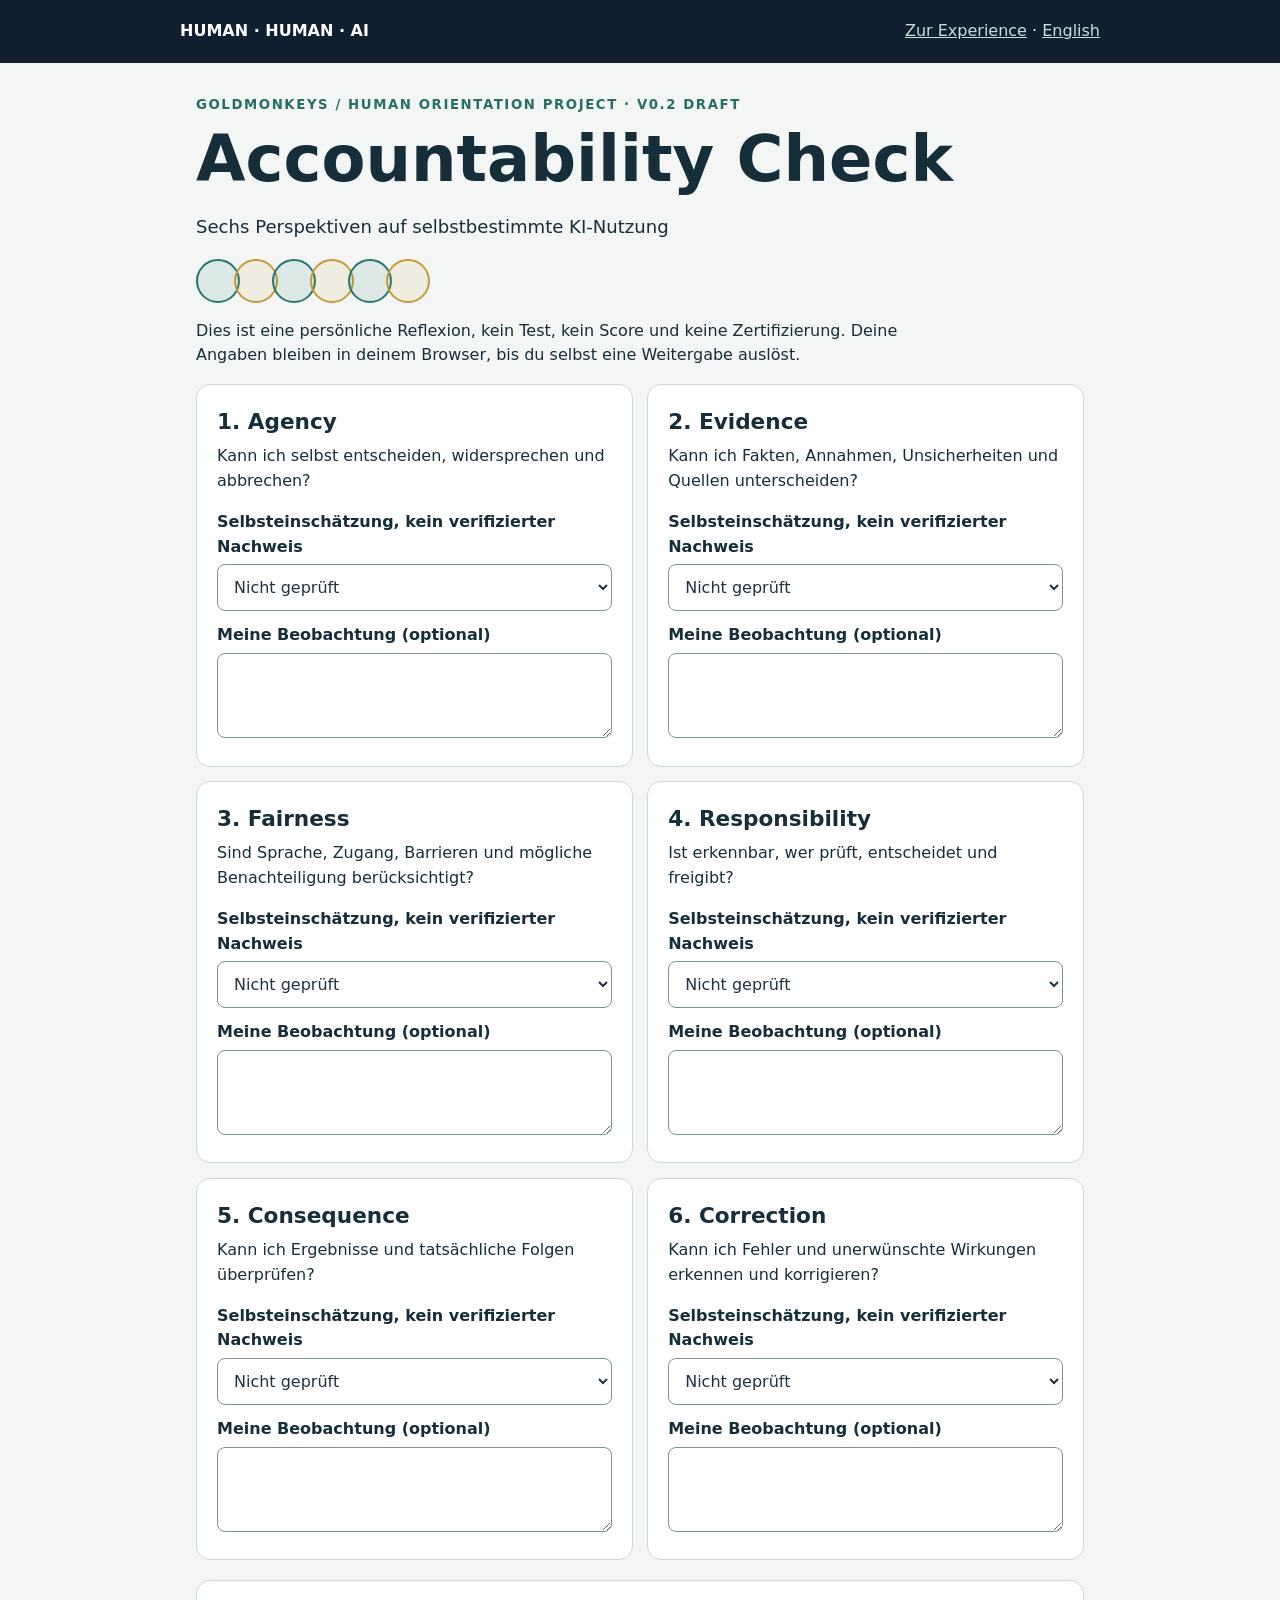
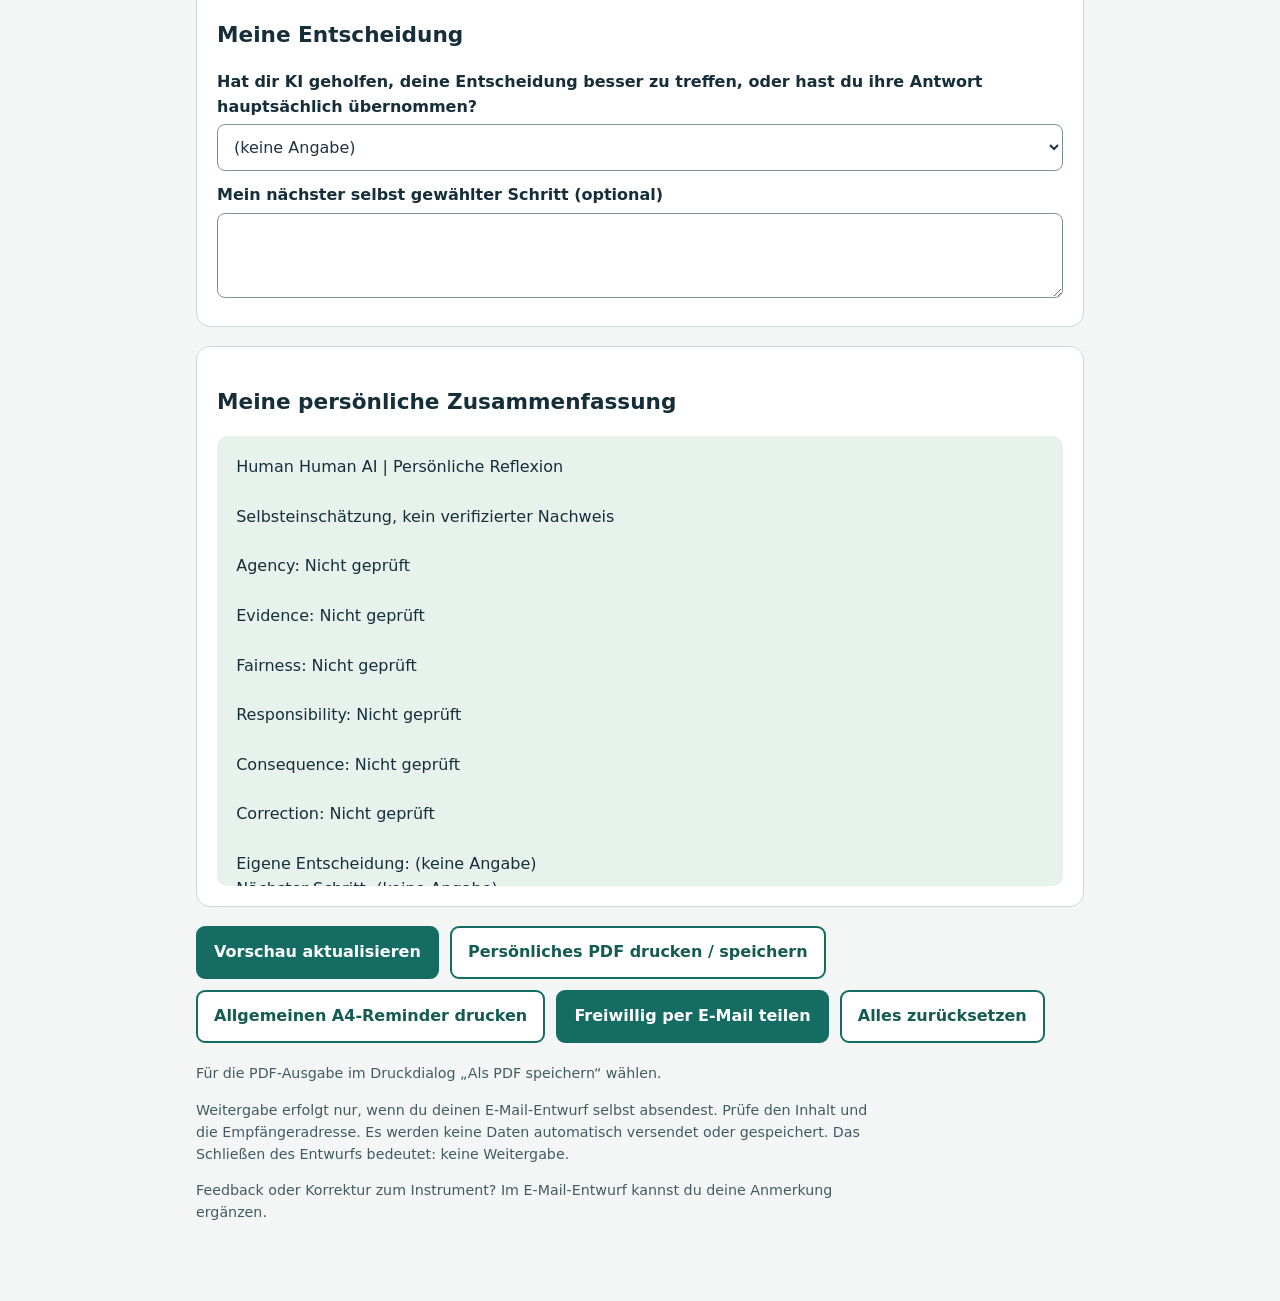
<file: accountability.html>
<!doctype html>
<html lang="de"><head><meta charset="utf-8"><meta name="viewport" content="width=device-width,initial-scale=1">
<meta name="theme-color" content="#111f30"><title>Accountability Check | Human Human AI</title>
<style>
:root{font-family:Inter,system-ui,-apple-system,"Segoe UI",sans-serif;line-height:1.55;color:#162e3a;background:#f3f6f4}*{box-sizing:border-box}body{margin:0}a{color:inherit}button,select,textarea{font:inherit}button{cursor:pointer}a:focus-visible,button:focus-visible,select:focus-visible,textarea:focus-visible{outline:3px solid #e5ad42;outline-offset:3px}header{background:#111f30;color:#fff;padding:1.2rem}header .wrap{max-width:920px;margin:auto;display:flex;justify-content:space-between;gap:1rem;flex-wrap:wrap}header a{color:#c2e1dc}main{max-width:920px;margin:auto;padding:2rem 1rem 4rem}h1{font-size:clamp(2.2rem,6vw,4rem);line-height:1.08;margin:.6rem 0}h2{font-size:1.35rem}p{max-width:75ch}.eyebrow{color:#276e63;font-size:.83rem;letter-spacing:.12em;text-transform:uppercase;font-weight:800}.intro{font-size:1.13rem}.grid{display:grid;grid-template-columns:repeat(2,minmax(0,1fr));gap:.9rem}.item,.panel{background:white;border:1px solid #cbdad5;border-radius:14px;padding:1.25rem}.item h2{margin:0 0 .35rem}.item p{margin:.2rem 0 1rem}label{display:block;font-weight:650;margin:.75rem 0 .3rem}select,textarea{width:100%;border:1px solid #7c9299;border-radius:8px;padding:.75rem;background:#fff;color:#203242}textarea{min-height:85px}.panel{margin:1.2rem 0}.actions{display:flex;gap:.7rem;flex-wrap:wrap;margin:1.2rem 0}button{border:2px solid #146c63;background:#146c63;color:white;border-radius:9px;padding:.75rem 1rem;font-weight:700;min-height:44px}.secondary{background:white;color:#145c53}.muted{font-size:.89rem;color:#405b64}#summary{white-space:pre-wrap;overflow-wrap:anywhere;background:#e8f2ed;border-radius:10px;padding:1.2rem;max-height:450px;overflow:auto}#reminderPrint{display:none}.circleline{display:flex;gap:.25rem;align-items:center;flex-wrap:wrap;margin:1rem 0}.circleline i{display:block;width:44px;height:44px;border:2px solid #24766e;border-radius:50%;margin-right:-10px;background:rgba(36,118,110,.11)}.circleline i:nth-child(even){border-color:#c69a36;background:rgba(198,154,54,.1)}@media(max-width:650px){.grid{grid-template-columns:1fr}main{padding-top:1.2rem}}@media print{@page{size:A4;margin:13mm}header,main>.screen-only,form,.actions,.muted.screen-only,.controls{display:none!important}body{background:white;color:#172a34;font-size:10.5pt}main{padding:0;max-width:none}.panel{border:0;padding:0}#summary{max-height:none;overflow:visible;background:white;padding:0;white-space:pre-wrap}h1{font-size:24pt}.print-title{display:block}body.reminder-mode #personalPrint{display:none!important}body.reminder-mode #reminderPrint{display:block!important}body:not(.reminder-mode) #reminderPrint{display:none!important}.reminder-card{margin:.8rem 0;padding:.5rem;border-bottom:1px solid #cbdad5}.reminder-card h2{margin:0}.circleline i{width:57px;height:57px}}
</style></head><body>
<header><div class="wrap"><strong>HUMAN · HUMAN · AI</strong><nav><a href="index.html">Zur Experience</a> · <a href="en/accountability.html" lang="en">English</a></nav></div></header>
<main><div class="screen-only"><div class="eyebrow">Goldmonkeys / Human Orientation Project · v0.2 draft</div><h1>Accountability Check</h1><p class="intro">Sechs Perspektiven auf selbstbestimmte KI-Nutzung</p><div class="circleline" aria-hidden="true"><i></i><i></i><i></i><i></i><i></i><i></i></div><p>Dies ist eine persönliche Reflexion, kein Test, kein Score und keine Zertifizierung. Deine Angaben bleiben in deinem Browser, bis du selbst eine Weitergabe auslöst.</p></div>
<form id="checkForm">
<div class="grid"><section class="item"><h2>1. Agency</h2><p>Kann ich selbst entscheiden, widersprechen und abbrechen?</p><label for="s0">Selbsteinschätzung, kein verifizierter Nachweis</label><select id="s0" name="s0"><option value="0">Nicht geprüft</option><option value="1">Teilweise</option><option value="2">Trifft aus meiner Sicht zu</option></select><label for="n0">Meine Beobachtung (optional)</label><textarea id="n0" maxlength="800"></textarea></section><section class="item"><h2>2. Evidence</h2><p>Kann ich Fakten, Annahmen, Unsicherheiten und Quellen unterscheiden?</p><label for="s1">Selbsteinschätzung, kein verifizierter Nachweis</label><select id="s1" name="s1"><option value="0">Nicht geprüft</option><option value="1">Teilweise</option><option value="2">Trifft aus meiner Sicht zu</option></select><label for="n1">Meine Beobachtung (optional)</label><textarea id="n1" maxlength="800"></textarea></section><section class="item"><h2>3. Fairness</h2><p>Sind Sprache, Zugang, Barrieren und mögliche Benachteiligung berücksichtigt?</p><label for="s2">Selbsteinschätzung, kein verifizierter Nachweis</label><select id="s2" name="s2"><option value="0">Nicht geprüft</option><option value="1">Teilweise</option><option value="2">Trifft aus meiner Sicht zu</option></select><label for="n2">Meine Beobachtung (optional)</label><textarea id="n2" maxlength="800"></textarea></section><section class="item"><h2>4. Responsibility</h2><p>Ist erkennbar, wer prüft, entscheidet und freigibt?</p><label for="s3">Selbsteinschätzung, kein verifizierter Nachweis</label><select id="s3" name="s3"><option value="0">Nicht geprüft</option><option value="1">Teilweise</option><option value="2">Trifft aus meiner Sicht zu</option></select><label for="n3">Meine Beobachtung (optional)</label><textarea id="n3" maxlength="800"></textarea></section><section class="item"><h2>5. Consequence</h2><p>Kann ich Ergebnisse und tatsächliche Folgen überprüfen?</p><label for="s4">Selbsteinschätzung, kein verifizierter Nachweis</label><select id="s4" name="s4"><option value="0">Nicht geprüft</option><option value="1">Teilweise</option><option value="2">Trifft aus meiner Sicht zu</option></select><label for="n4">Meine Beobachtung (optional)</label><textarea id="n4" maxlength="800"></textarea></section><section class="item"><h2>6. Correction</h2><p>Kann ich Fehler und unerwünschte Wirkungen erkennen und korrigieren?</p><label for="s5">Selbsteinschätzung, kein verifizierter Nachweis</label><select id="s5" name="s5"><option value="0">Nicht geprüft</option><option value="1">Teilweise</option><option value="2">Trifft aus meiner Sicht zu</option></select><label for="n5">Meine Beobachtung (optional)</label><textarea id="n5" maxlength="800"></textarea></section></div>
<section class="panel"><h2>Meine Entscheidung</h2><label for="decision">Hat dir KI geholfen, deine Entscheidung besser zu treffen, oder hast du ihre Antwort hauptsächlich übernommen?</label><select id="decision"><option value="">(keine Angabe)</option><option value="0">Ich habe die Antwort geprüft und angepasst.</option><option value="1">Ich habe sie kritisch geprüft und übernommen.</option><option value="2">Ich habe sie überwiegend übernommen.</option><option value="3">Ich habe sie verworfen.</option><option value="4">Noch offen.</option></select><label for="next">Mein nächster selbst gewählter Schritt (optional)</label><textarea id="next" maxlength="1200"></textarea></section>
</form>
<section class="panel" id="personalPrint" aria-label="Meine persönliche Zusammenfassung"><h2>Meine persönliche Zusammenfassung</h2><div id="summary" role="status" aria-live="polite"></div></section>
<div class="actions controls"><button id="refresh" type="button">Vorschau aktualisieren</button><button class="secondary" id="printPersonal" type="button">Persönliches PDF drucken / speichern</button><button class="secondary" id="printReminder" type="button">Allgemeinen A4-Reminder drucken</button><button id="email" type="button">Freiwillig per E-Mail teilen</button><button class="secondary" id="reset" type="button">Alles zurücksetzen</button></div>
<p class="muted screen-only">Für die PDF-Ausgabe im Druckdialog „Als PDF speichern“ wählen.</p><p class="muted screen-only">Weitergabe erfolgt nur, wenn du deinen E-Mail-Entwurf selbst absendest. Prüfe den Inhalt und die Empfängeradresse. Es werden keine Daten automatisch versendet oder gespeichert. Das Schließen des Entwurfs bedeutet: keine Weitergabe.</p><p class="muted screen-only">Feedback oder Korrektur zum Instrument? Im E-Mail-Entwurf kannst du deine Anmerkung ergänzen.</p>
<section id="reminderPrint"><h1>Heute mit KI arbeiten?</h1><p>Sechs Fragen, die menschliche Urteilskraft schützen</p><div class="circleline"><i></i><i></i><i></i><i></i><i></i><i></i></div><div class="reminder-card"><h2>Agency</h2><p>Kann ich selbst entscheiden, widersprechen und abbrechen?</p></div><div class="reminder-card"><h2>Evidence</h2><p>Kann ich Fakten, Annahmen, Unsicherheiten und Quellen unterscheiden?</p></div><div class="reminder-card"><h2>Fairness</h2><p>Sind Sprache, Zugang, Barrieren und mögliche Benachteiligung berücksichtigt?</p></div><div class="reminder-card"><h2>Responsibility</h2><p>Ist erkennbar, wer prüft, entscheidet und freigibt?</p></div><div class="reminder-card"><h2>Consequence</h2><p>Kann ich Ergebnisse und tatsächliche Folgen überprüfen?</p></div><div class="reminder-card"><h2>Correction</h2><p>Kann ich Fehler und unerwünschte Wirkungen erkennen und korrigieren?</p></div><p>Human Agency First · Fairness by Design · Observable Consequences · Accountability by Design</p><p>Goldmonkeys · Human Human AI · v0.2</p></section>
</main><script>
"use strict";const t={"title":"Accountability Check","subtitle":"Sechs Perspektiven auf selbstbestimmte KI-Nutzung","intro":"Dies ist eine persönliche Reflexion, kein Test, kein Score und keine Zertifizierung. Deine Angaben bleiben in deinem Browser, bis du selbst eine Weitergabe auslöst.","back":"Zur Experience","lang":"English","labels":["Agency","Evidence","Fairness","Responsibility","Consequence","Correction"],"qs":["Kann ich selbst entscheiden, widersprechen und abbrechen?","Kann ich Fakten, Annahmen, Unsicherheiten und Quellen unterscheiden?","Sind Sprache, Zugang, Barrieren und mögliche Benachteiligung berücksichtigt?","Ist erkennbar, wer prüft, entscheidet und freigibt?","Kann ich Ergebnisse und tatsächliche Folgen überprüfen?","Kann ich Fehler und unerwünschte Wirkungen erkennen und korrigieren?"],"values":["Nicht geprüft","Teilweise","Trifft aus meiner Sicht zu"],"note":"Meine Beobachtung (optional)","reflect":"Meine Entscheidung","reflectq":"Hat dir KI geholfen, deine Entscheidung besser zu treffen, oder hast du ihre Antwort hauptsächlich übernommen?","actions":["Ich habe die Antwort geprüft und angepasst.","Ich habe sie kritisch geprüft und übernommen.","Ich habe sie überwiegend übernommen.","Ich habe sie verworfen.","Noch offen."],"next":"Mein nächster selbst gewählter Schritt (optional)","preview":"Meine persönliche Zusammenfassung","show":"Vorschau aktualisieren","print":"Persönliches PDF drucken / speichern","reminder":"Allgemeinen A4-Reminder drucken","share":"Freiwillig per E-Mail teilen","clear":"Alles zurücksetzen","privacy":"Weitergabe erfolgt nur, wenn du deinen E-Mail-Entwurf selbst absendest. Prüfe den Inhalt und die Empfängeradresse. Es werden keine Daten automatisch versendet oder gespeichert. Das Schließen des Entwurfs bedeutet: keine Weitergabe.","summary":"Human Human AI | Persönliche Reflexion","status":"Selbsteinschätzung, kein verifizierter Nachweis","choice":"Eigene Entscheidung","step":"Nächster Schritt","empty":"(keine Angabe)","reminderTitle":"Heute mit KI arbeiten?","reminderLine":"Sechs Fragen, die menschliche Urteilskraft schützen","reminderFoot":"Human Agency First · Fairness by Design · Observable Consequences · Accountability by Design","exportHint":"Für die PDF-Ausgabe im Druckdialog „Als PDF speichern“ wählen.","feedback":"Feedback oder Korrektur zum Instrument? Im E-Mail-Entwurf kannst du deine Anmerkung ergänzen."};const $=id=>document.getElementById(id);
function render(){const lines=[t.summary,"",t.status,""];t.labels.forEach((name,i)=>{lines.push(name+": "+t.values[Number($("s"+i).value)]);const note=$("n"+i).value.trim();if(note)lines.push(note);lines.push("")});const d=$("decision").value;lines.push(t.choice+": "+(d===""?t.empty:t.actions[Number(d)]));lines.push(t.step+": "+($("next").value.trim()||t.empty));$("summary").textContent=lines.join("\n");return lines.join("\n")}
$("checkForm").addEventListener("input",render);$("checkForm").addEventListener("change",render);
$("refresh").addEventListener("click",render);
function printAs(reminder){render();document.body.classList.toggle("reminder-mode",reminder);window.print()}
$("printPersonal").addEventListener("click",()=>printAs(false));
$("printReminder").addEventListener("click",()=>printAs(true));
$("email").addEventListener("click",()=>{const body=render();const subject="Human Human AI | "+(document.documentElement.lang==="de"?"Freiwillige Reflexion":"Voluntary reflection");const target="mailto:goldmonkeys@outlook.com?subject="+encodeURIComponent(subject)+"&body="+encodeURIComponent(body);if(target.length>1800){alert(document.documentElement.lang==="de"?"Für E-Mail zu lang. Bitte kürzen oder Zusammenfassung manuell kopieren.":"Too long for an email link. Please shorten it or copy manually.");return}window.location.href=target});
$("reset").addEventListener("click",()=>{if(!confirm(document.documentElement.lang==="de"?"Alle Eingaben in dieser Ansicht löschen?":"Clear all entries on this page?"))return;$("checkForm").reset();render()});
window.addEventListener("afterprint",()=>document.body.classList.remove("reminder-mode"));render();
</script></body></html>
</file>
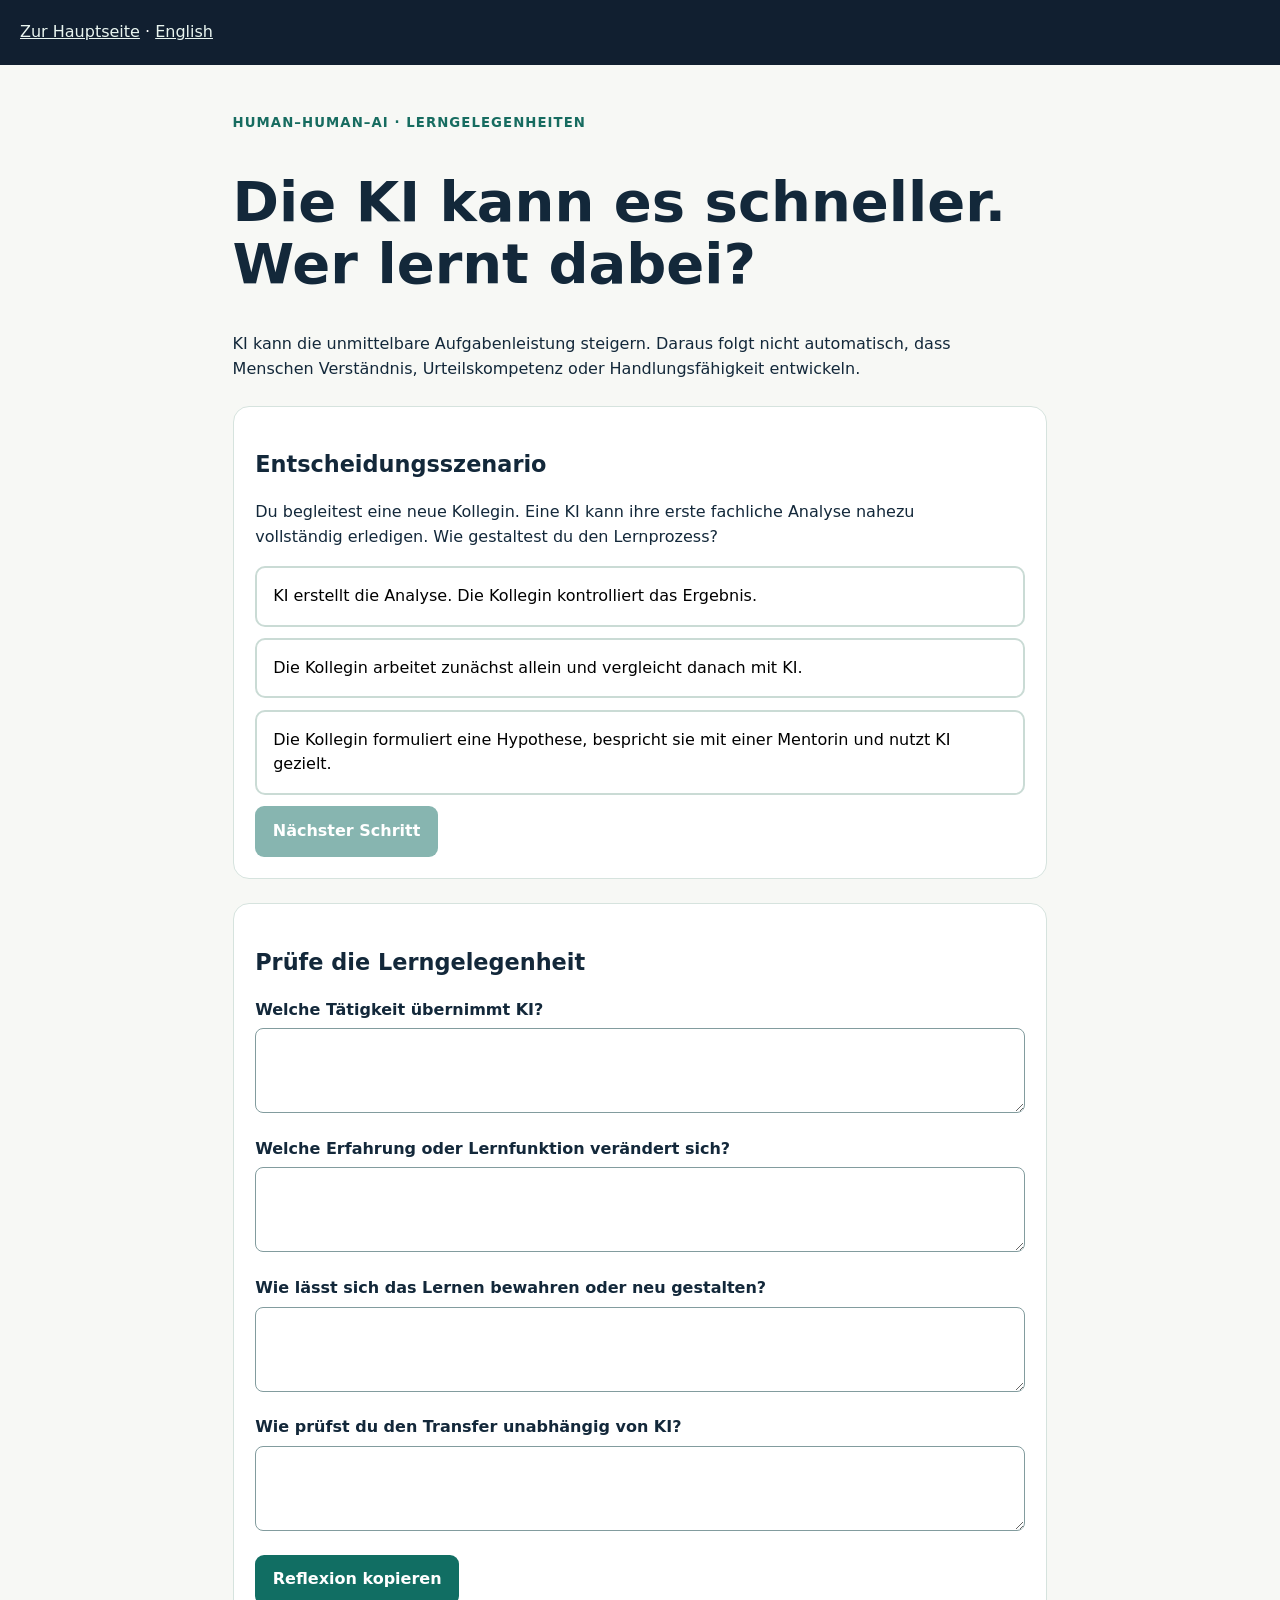
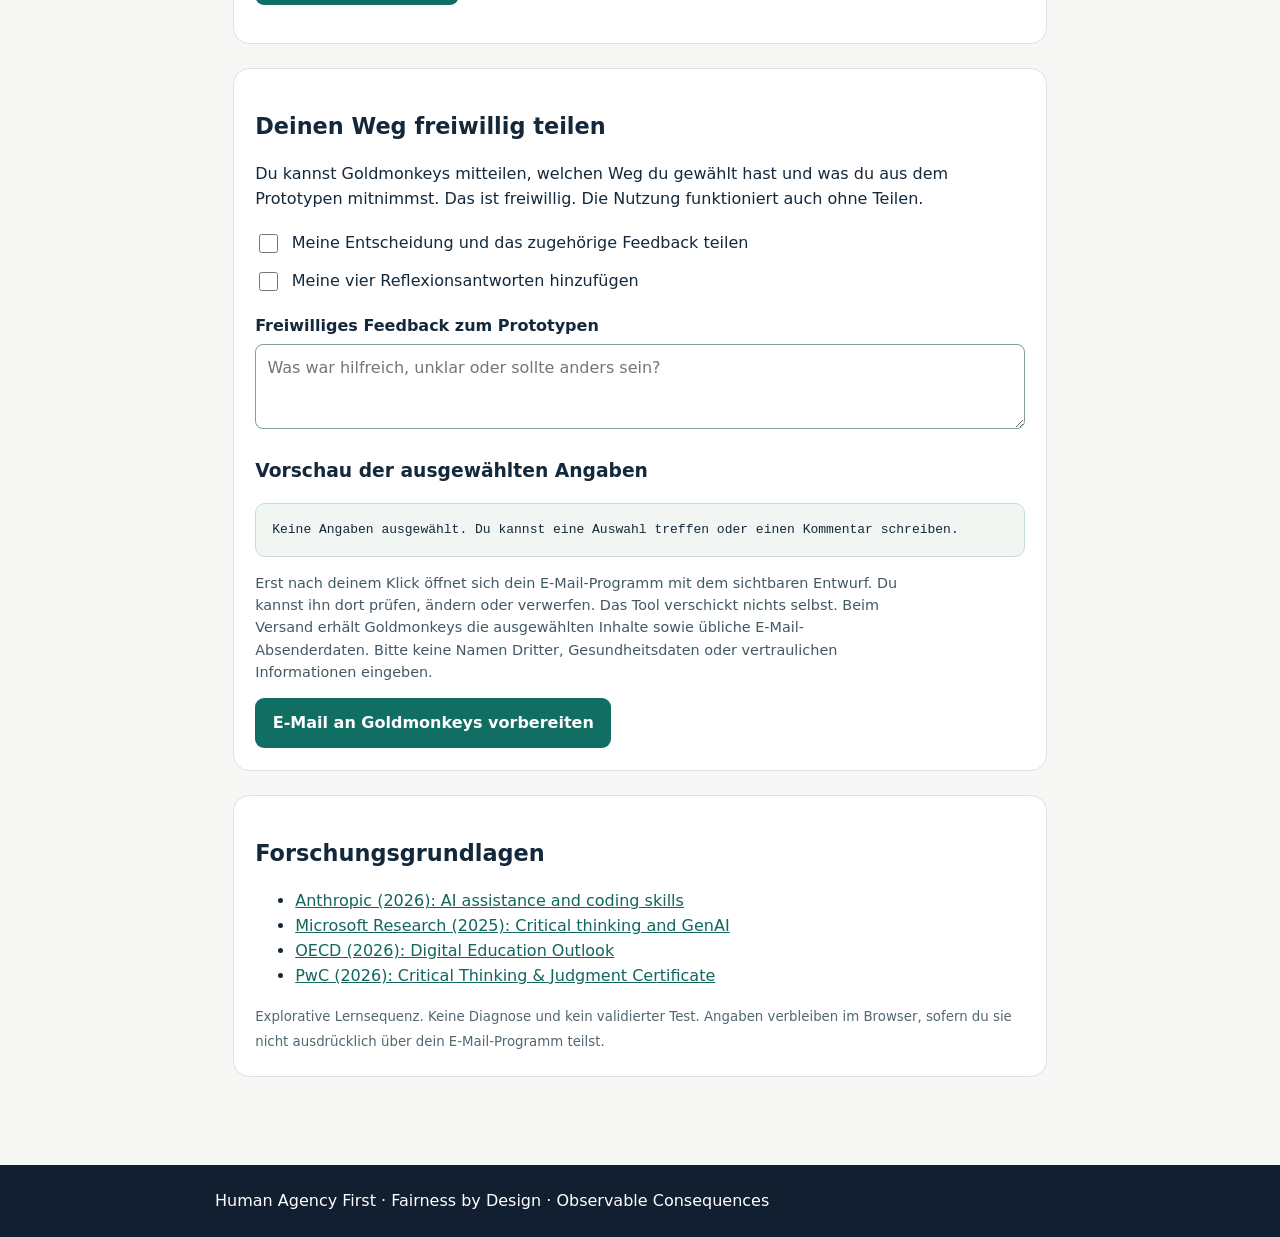
<file: learning-opportunities.html>
<!doctype html>
<html lang="de"><head><meta charset="utf-8"><meta name="viewport" content="width=device-width,initial-scale=1">
<title>Die KI kann es schneller. Wer lernt dabei? | Human–Human–AI</title><meta name="description" content="KI kann die unmittelbare Aufgabenleistung steigern. Daraus folgt nicht automatisch, dass Menschen Verständnis, Urteilskompetenz oder Handlungsfähigkeit entwickeln.">
<style>
:root{font-family:Inter,system-ui,sans-serif;color:#13283a;background:#f7f8f5;line-height:1.55}*{box-sizing:border-box}body{margin:0}a{color:#11665d}:focus-visible{outline:3px solid #e5ad42;outline-offset:3px}.skip{position:absolute;left:-10000px}.skip:focus{left:12px;top:12px;background:white;padding:12px}header{background:#111f30;color:#fff;padding:1.25rem}header a{color:#e9f5f0}main{max-width:850px;margin:auto;padding:2.2rem 1.1rem 4rem}.eyebrow{color:#176c60;font-size:.83rem;font-weight:800;text-transform:uppercase;letter-spacing:.08em}h1{font-size:clamp(2.1rem,6vw,3.5rem);line-height:1.1}h2{font-size:1.4rem}p{max-width:72ch}.panel{background:#fff;border:1px solid #d6e3de;padding:1.35rem;border-radius:16px;margin:1.5rem 0}.choice{display:block;width:100%;margin:.7rem 0;text-align:left;border:2px solid #cadbd5;background:white;padding:1rem;border-radius:10px;font:inherit;cursor:pointer}.choice[aria-pressed=true]{background:#e8f5ef;border-color:#126d62}.primary{border:0;background:#116e63;color:white;border-radius:9px;padding:.8rem 1.1rem;font:inherit;font-weight:700;cursor:pointer;min-height:44px}.primary:disabled{opacity:.5;cursor:not-allowed}.feedback{border-left:4px solid #147467;background:#eff7f2;padding:1.2rem;border-radius:8px;margin:1rem 0}[hidden]{display:none!important}label{display:block;font-weight:700;margin:1rem 0 .35rem}textarea{width:100%;min-height:85px;font:inherit;padding:.7rem;border:1px solid #829c9e;border-radius:8px}small{color:#516772}footer{background:#111f30;color:white;padding:1.5rem}footer p{margin:auto;max-width:850px}@media print{header,.skip,button,.copy-status{display:none!important}main{padding:0}.panel{break-inside:avoid}textarea{min-height:50px}}@media(prefers-reduced-motion:reduce){*{scroll-behavior:auto!important}}
.share-options{display:grid;gap:.8rem;margin:1.2rem 0}.share-options label{font-weight:500;margin:0;display:flex;align-items:flex-start;gap:.65rem}.share-options input{width:1.2rem;height:1.2rem;flex-shrink:0;accent-color:#116e63;margin-top:.2rem}.share-preview{white-space:pre-wrap;overflow-wrap:anywhere;background:#f1f6f3;border:1px solid #c7dbd2;padding:1rem;border-radius:10px;max-height:360px;overflow:auto}.share-note{font-size:.9rem;color:#425964}.share-actions{display:flex;flex-wrap:wrap;gap:.7rem}.share-actions button{min-height:44px}
</style></head><body>
<a class="skip" href="#main">Zum Inhalt springen</a>
<header><a href="./index.html">Zur Hauptseite</a> · <a href="en/learning-opportunities.html" lang="en">English</a></header>
<main id="main"><p class="eyebrow">Human–Human–AI · Lerngelegenheiten</p><h1>Die KI kann es schneller. Wer lernt dabei?</h1><p>KI kann die unmittelbare Aufgabenleistung steigern. Daraus folgt nicht automatisch, dass Menschen Verständnis, Urteilskompetenz oder Handlungsfähigkeit entwickeln.</p>
<section aria-labelledby="scenario-title" class="panel"><h2 id="scenario-title">Entscheidungsszenario</h2><p>Du begleitest eine neue Kollegin. Eine KI kann ihre erste fachliche Analyse nahezu vollständig erledigen. Wie gestaltest du den Lernprozess?</p>
<div role="group" aria-label="Handlungsoptionen"><button class="choice" type="button" data-choice="0" aria-pressed="false">KI erstellt die Analyse. Die Kollegin kontrolliert das Ergebnis.</button><button class="choice" type="button" data-choice="1" aria-pressed="false">Die Kollegin arbeitet zunächst allein und vergleicht danach mit KI.</button><button class="choice" type="button" data-choice="2" aria-pressed="false">Die Kollegin formuliert eine Hypothese, bespricht sie mit einer Mentorin und nutzt KI gezielt.</button></div>
<button class="primary" type="button" id="submit" disabled>Nächster Schritt</button>
<div class="feedback" id="feedback" hidden tabindex="-1" aria-live="polite"><h3 id="feedback-title"></h3><p id="feedback-text"></p><strong id="feedback-question"></strong></div>
<button type="button" id="restart" hidden>Andere Entscheidung prüfen</button></section>
<section aria-labelledby="reflection-title" class="panel"><h2 id="reflection-title">Prüfe die Lerngelegenheit</h2><form id="reflection"><label for="q0">Welche Tätigkeit übernimmt KI?</label><textarea id="q0" maxlength="1600"></textarea><label for="q1">Welche Erfahrung oder Lernfunktion verändert sich?</label><textarea id="q1" maxlength="1600"></textarea><label for="q2">Wie lässt sich das Lernen bewahren oder neu gestalten?</label><textarea id="q2" maxlength="1600"></textarea><label for="q3">Wie prüfst du den Transfer unabhängig von KI?</label><textarea id="q3" maxlength="1600"></textarea><p><button class="primary" type="button" id="copy">Reflexion kopieren</button></p><p role="status" class="copy-status" id="status"></p></form></section>
<section aria-labelledby="share-title" class="panel" id="share"><h2 id="share-title">Deinen Weg freiwillig teilen</h2><p>Du kannst Goldmonkeys mitteilen, welchen Weg du gewählt hast und was du aus dem Prototypen mitnimmst. Das ist freiwillig. Die Nutzung funktioniert auch ohne Teilen.</p>
<div class="share-options"><label><input type="checkbox" id="share-choice">Meine Entscheidung und das zugehörige Feedback teilen</label><label><input type="checkbox" id="share-reflection">Meine vier Reflexionsantworten hinzufügen</label></div>
<label for="share-comment">Freiwilliges Feedback zum Prototypen</label><textarea id="share-comment" maxlength="1600" placeholder="Was war hilfreich, unklar oder sollte anders sein?"></textarea>
<h3>Vorschau der ausgewählten Angaben</h3><pre id="share-preview" class="share-preview" aria-live="polite" tabindex="-1"></pre>
<p class="share-note">Erst nach deinem Klick öffnet sich dein E-Mail-Programm mit dem sichtbaren Entwurf. Du kannst ihn dort prüfen, ändern oder verwerfen. Das Tool verschickt nichts selbst. Beim Versand erhält Goldmonkeys die ausgewählten Inhalte sowie übliche E-Mail-Absenderdaten. Bitte keine Namen Dritter, Gesundheitsdaten oder vertraulichen Informationen eingeben.</p><div class="share-actions"><button type="button" class="primary" id="share-email">E-Mail an Goldmonkeys vorbereiten</button></div></section>
<section aria-labelledby="research-title" class="panel"><h2 id="research-title">Forschungsgrundlagen</h2><ul><li><a href="https://www.anthropic.com/research/AI-assistance-coding-skills">Anthropic (2026): AI assistance and coding skills</a></li><li><a href="https://www.microsoft.com/en-us/research/publication/the-impact-of-generative-ai-on-critical-thinking-self-reported-reductions-in-cognitive-effort-and-confidence-effects-from-a-survey-of-knowledge-workers/">Microsoft Research (2025): Critical thinking and GenAI</a></li><li><a href="https://www.oecd.org/en/publications/2026/01/oecd-digital-education-outlook-2026_940e0dd8.html">OECD (2026): Digital Education Outlook</a></li><li><a href="https://www.pwc.com/us/en/about-us/newsroom/critical-thinking-and-judgment-certificate-program.html">PwC (2026): Critical Thinking & Judgment Certificate</a></li></ul><small>Explorative Lernsequenz. Keine Diagnose und kein validierter Test. Angaben verbleiben im Browser, sofern du sie nicht ausdrücklich über dein E-Mail-Programm teilst.</small></section>
</main><footer><p>Human Agency First · Fairness by Design · Observable Consequences</p></footer>
<script>
const content=[["Effizienz, aber Lerngewinn offen","Eine gute KI-Ausgabe belegt nicht, dass die Kollegin selbst analysieren und Fehler erkennen kann.","Was sollte sie bei einer neuen Aufgabe ohne Unterstützung erklären können?"],["Eigenständiger Versuch mit Vergleich","Ein eigener erster Versuch kann Hypothesen und Fehlererfahrungen ermöglichen. Der Vergleich mit KI kann zur Reflexion beitragen.","Welche Hilfestellung wäre nötig, ohne die Lösung vorwegzunehmen?"],["Verteilte Perspektiven und menschliches Feedback","Die Gestaltung verbindet eigenes Denken, soziale Rückmeldung und KI-Perspektiven. Ein Kompetenzzuwachs ist damit noch nicht nachgewiesen.","Kann die Kollegin ihre Entscheidung später selbst begründen und übertragen?"]];
const options=[...document.querySelectorAll("[data-choice]")];let selected=-1;
const submit=document.getElementById("submit"),feedback=document.getElementById("feedback"),restart=document.getElementById("restart");
options.forEach((b,i)=>b.addEventListener("click",()=>{selected=i;options.forEach((x,j)=>x.setAttribute("aria-pressed",String(i===j)));submit.disabled=false;}));
submit.addEventListener("click",()=>{if(selected<0)return;const r=content[selected];document.getElementById("feedback-title").textContent=r[0];document.getElementById("feedback-text").textContent=r[1];document.getElementById("feedback-question").textContent=r[2];feedback.hidden=false;restart.hidden=false;submit.hidden=true;options.forEach(b=>b.disabled=true);feedback.focus();});
restart.addEventListener("click",()=>{selected=-1;options.forEach(b=>{b.disabled=false;b.setAttribute("aria-pressed","false")});submit.hidden=false;submit.disabled=true;feedback.hidden=true;restart.hidden=true;options[0].focus();});
document.getElementById("copy").addEventListener("click",async()=>{const value=[document.title,["Welche Tätigkeit übernimmt KI?","Welche Erfahrung oder Lernfunktion verändert sich?","Wie lässt sich das Lernen bewahren oder neu gestalten?","Wie prüfst du den Transfer unabhängig von KI?"].map((q,i)=>q+"\n"+document.getElementById("q"+i).value).join("\n\n")].join("\n\n");try{await navigator.clipboard.writeText(value);document.getElementById("status").textContent="In die Zwischenablage kopiert.";}catch(e){document.getElementById("status").textContent="Kopieren nicht verfügbar. Bitte Text markieren.";}});

const shareChoice=document.getElementById("share-choice"),shareReflection=document.getElementById("share-reflection"),shareComment=document.getElementById("share-comment"),sharePreview=document.getElementById("share-preview");
const choiceButtons=[...document.querySelectorAll("[data-choice]")];
const sharePrompts=["Welche Tätigkeit übernimmt KI?","Welche Erfahrung oder Lernfunktion verändert sich?","Wie lässt sich das Lernen bewahren oder neu gestalten?","Wie prüfst du den Transfer unabhängig von KI?"];
function buildSharedText(){
 const parts=["Human–Human–AI | Learning Before Delegation"];
 if(shareChoice.checked){parts.push("Gewählter Weg"+": "+(selected>=0&&!feedback.hidden?choiceButtons[selected].textContent:"Noch keine Entscheidung abgegeben"));if(selected>=0&&!feedback.hidden)parts.push("Feedback zur gewählten Entscheidung"+": "+content[selected].join(" | "));}
 if(shareReflection.checked){const lines=sharePrompts.map((q,i)=>{const val=document.getElementById("q"+i).value.trim();return val?q+"\n"+val:null}).filter(Boolean);if(lines.length)parts.push("Freiwillige Reflexion"+"\n"+lines.join("\n\n"));}
 const comment=shareComment.value.trim();if(comment)parts.push("Mein Feedback"+"\n"+comment);
 return parts.length>1?parts.join("\n\n"):"";
}
function refreshSharePreview(){sharePreview.textContent=buildSharedText()||"Keine Angaben ausgewählt. Du kannst eine Auswahl treffen oder einen Kommentar schreiben.";}
[shareChoice,shareReflection,shareComment,...document.querySelectorAll("#reflection textarea"),...choiceButtons,submit,restart].forEach(el=>{el.addEventListener("input",refreshSharePreview);el.addEventListener("change",refreshSharePreview);el.addEventListener("click",()=>queueMicrotask(refreshSharePreview));});
document.getElementById("share-email").addEventListener("click",()=>{
 const body=buildSharedText();if(!body){sharePreview.focus();return;}if(body.length>2500){sharePreview.textContent="Die Nachricht ist für einen verlässlichen E-Mail-Link zu lang. Bitte wähle weniger Angaben aus oder kopiere die Reflexion separat.";sharePreview.focus();return;}
 const href="mailto:goldmonkeys@outlook.com?subject="+encodeURIComponent("Human–Human–AI | Freiwilliges Prototyp-Feedback")+"&body="+encodeURIComponent(body);
 window.location.href=href;
});
refreshSharePreview();
</script></body></html>
</file>
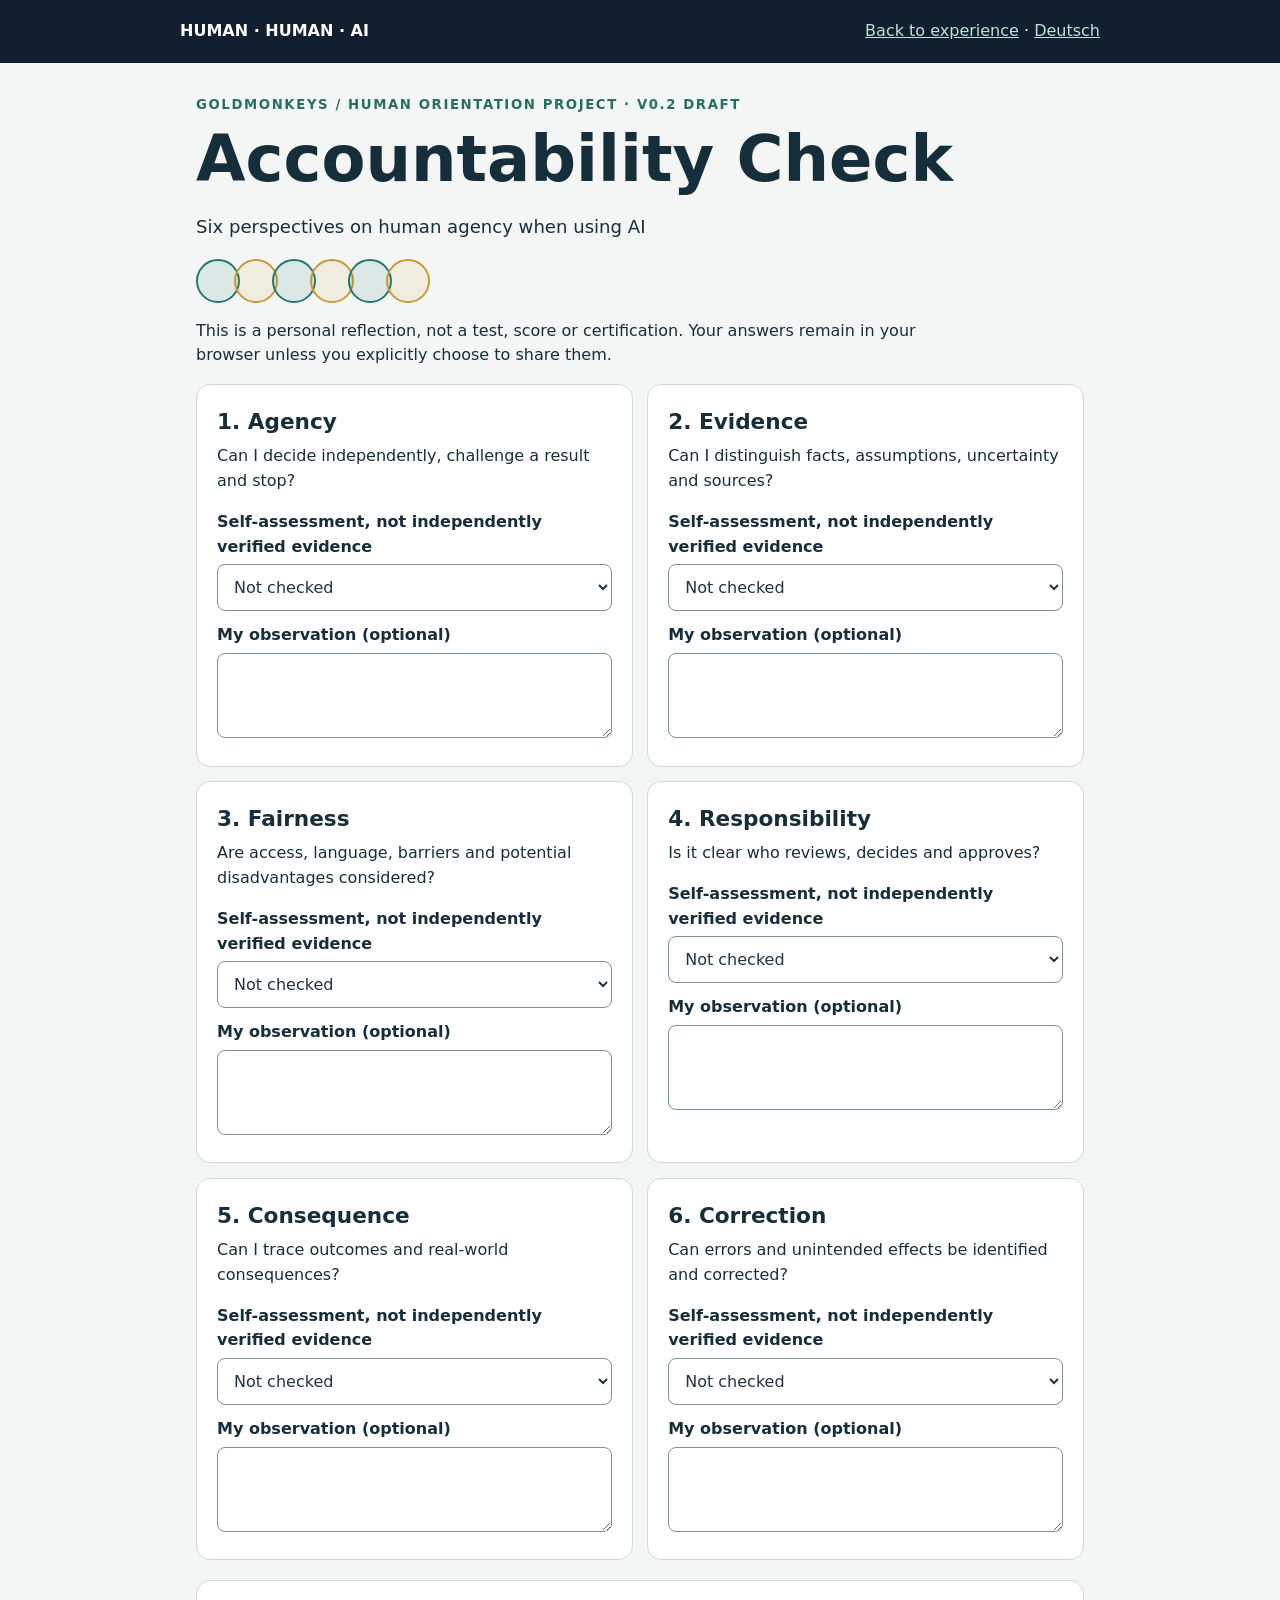
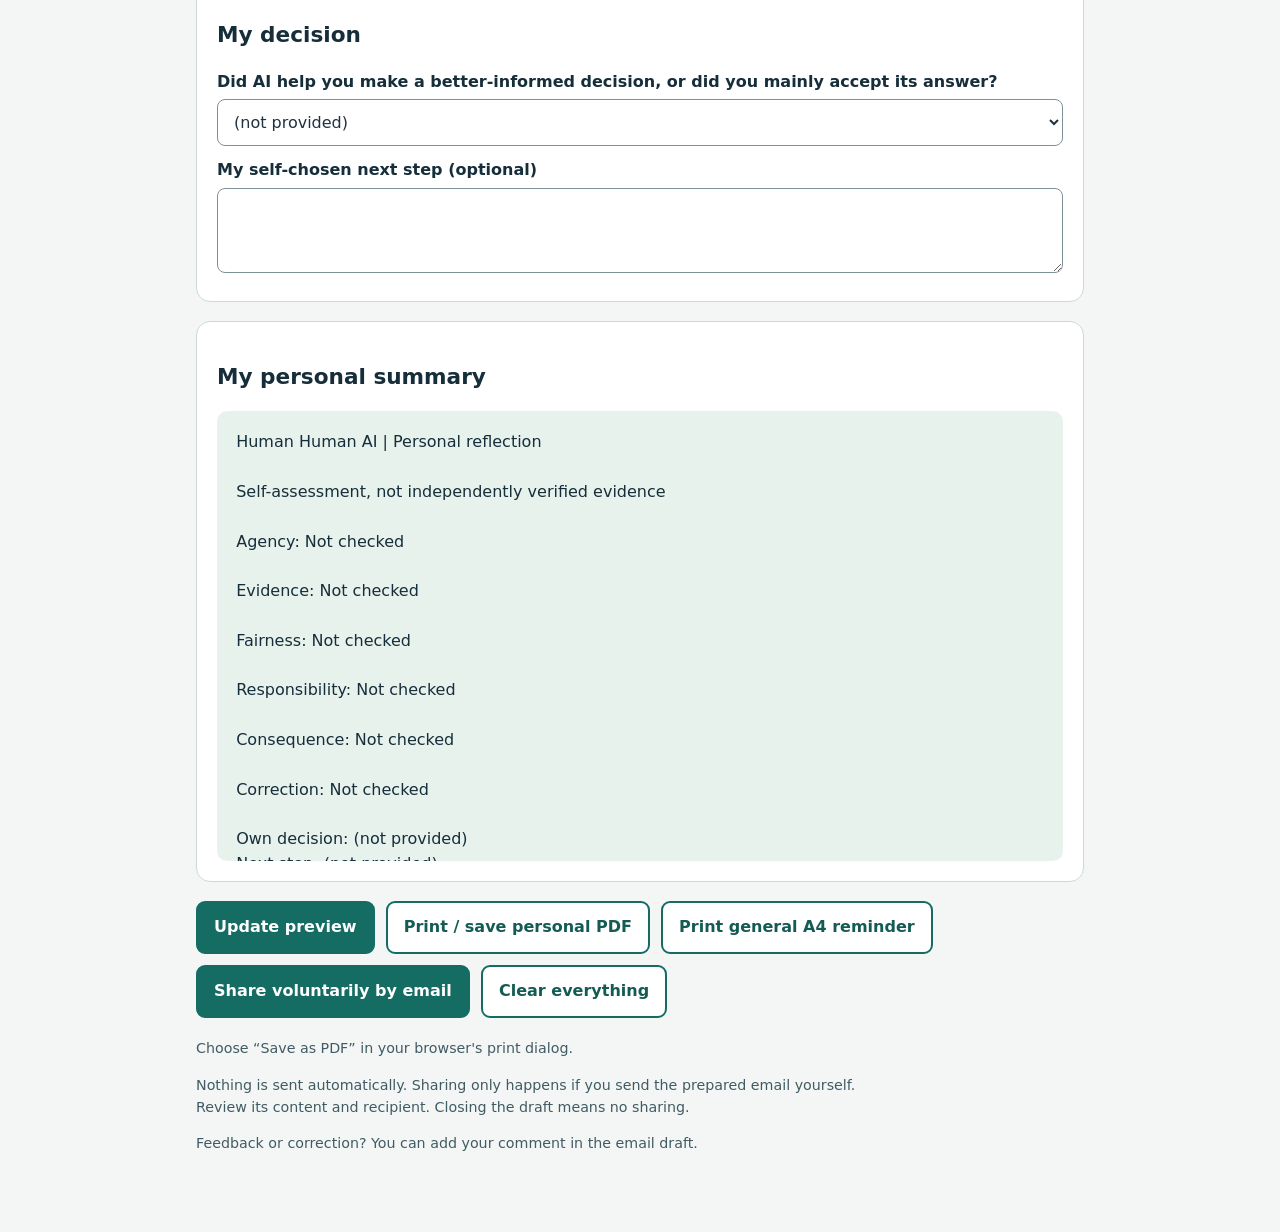
<file: en/accountability.html>
<!doctype html>
<html lang="en"><head><meta charset="utf-8"><meta name="viewport" content="width=device-width,initial-scale=1">
<meta name="theme-color" content="#111f30"><title>Accountability Check | Human Human AI</title>
<style>
:root{font-family:Inter,system-ui,-apple-system,"Segoe UI",sans-serif;line-height:1.55;color:#162e3a;background:#f3f6f4}*{box-sizing:border-box}body{margin:0}a{color:inherit}button,select,textarea{font:inherit}button{cursor:pointer}a:focus-visible,button:focus-visible,select:focus-visible,textarea:focus-visible{outline:3px solid #e5ad42;outline-offset:3px}header{background:#111f30;color:#fff;padding:1.2rem}header .wrap{max-width:920px;margin:auto;display:flex;justify-content:space-between;gap:1rem;flex-wrap:wrap}header a{color:#c2e1dc}main{max-width:920px;margin:auto;padding:2rem 1rem 4rem}h1{font-size:clamp(2.2rem,6vw,4rem);line-height:1.08;margin:.6rem 0}h2{font-size:1.35rem}p{max-width:75ch}.eyebrow{color:#276e63;font-size:.83rem;letter-spacing:.12em;text-transform:uppercase;font-weight:800}.intro{font-size:1.13rem}.grid{display:grid;grid-template-columns:repeat(2,minmax(0,1fr));gap:.9rem}.item,.panel{background:white;border:1px solid #cbdad5;border-radius:14px;padding:1.25rem}.item h2{margin:0 0 .35rem}.item p{margin:.2rem 0 1rem}label{display:block;font-weight:650;margin:.75rem 0 .3rem}select,textarea{width:100%;border:1px solid #7c9299;border-radius:8px;padding:.75rem;background:#fff;color:#203242}textarea{min-height:85px}.panel{margin:1.2rem 0}.actions{display:flex;gap:.7rem;flex-wrap:wrap;margin:1.2rem 0}button{border:2px solid #146c63;background:#146c63;color:white;border-radius:9px;padding:.75rem 1rem;font-weight:700;min-height:44px}.secondary{background:white;color:#145c53}.muted{font-size:.89rem;color:#405b64}#summary{white-space:pre-wrap;overflow-wrap:anywhere;background:#e8f2ed;border-radius:10px;padding:1.2rem;max-height:450px;overflow:auto}#reminderPrint{display:none}.circleline{display:flex;gap:.25rem;align-items:center;flex-wrap:wrap;margin:1rem 0}.circleline i{display:block;width:44px;height:44px;border:2px solid #24766e;border-radius:50%;margin-right:-10px;background:rgba(36,118,110,.11)}.circleline i:nth-child(even){border-color:#c69a36;background:rgba(198,154,54,.1)}@media(max-width:650px){.grid{grid-template-columns:1fr}main{padding-top:1.2rem}}@media print{@page{size:A4;margin:13mm}header,main>.screen-only,form,.actions,.muted.screen-only,.controls{display:none!important}body{background:white;color:#172a34;font-size:10.5pt}main{padding:0;max-width:none}.panel{border:0;padding:0}#summary{max-height:none;overflow:visible;background:white;padding:0;white-space:pre-wrap}h1{font-size:24pt}.print-title{display:block}body.reminder-mode #personalPrint{display:none!important}body.reminder-mode #reminderPrint{display:block!important}body:not(.reminder-mode) #reminderPrint{display:none!important}.reminder-card{margin:.8rem 0;padding:.5rem;border-bottom:1px solid #cbdad5}.reminder-card h2{margin:0}.circleline i{width:57px;height:57px}}
</style></head><body>
<header><div class="wrap"><strong>HUMAN · HUMAN · AI</strong><nav><a href="../index.html">Back to experience</a> · <a href="../accountability.html" lang="de">Deutsch</a></nav></div></header>
<main><div class="screen-only"><div class="eyebrow">Goldmonkeys / Human Orientation Project · v0.2 draft</div><h1>Accountability Check</h1><p class="intro">Six perspectives on human agency when using AI</p><div class="circleline" aria-hidden="true"><i></i><i></i><i></i><i></i><i></i><i></i></div><p>This is a personal reflection, not a test, score or certification. Your answers remain in your browser unless you explicitly choose to share them.</p></div>
<form id="checkForm">
<div class="grid"><section class="item"><h2>1. Agency</h2><p>Can I decide independently, challenge a result and stop?</p><label for="s0">Self-assessment, not independently verified evidence</label><select id="s0" name="s0"><option value="0">Not checked</option><option value="1">Partly</option><option value="2">Applies in my view</option></select><label for="n0">My observation (optional)</label><textarea id="n0" maxlength="800"></textarea></section><section class="item"><h2>2. Evidence</h2><p>Can I distinguish facts, assumptions, uncertainty and sources?</p><label for="s1">Self-assessment, not independently verified evidence</label><select id="s1" name="s1"><option value="0">Not checked</option><option value="1">Partly</option><option value="2">Applies in my view</option></select><label for="n1">My observation (optional)</label><textarea id="n1" maxlength="800"></textarea></section><section class="item"><h2>3. Fairness</h2><p>Are access, language, barriers and potential disadvantages considered?</p><label for="s2">Self-assessment, not independently verified evidence</label><select id="s2" name="s2"><option value="0">Not checked</option><option value="1">Partly</option><option value="2">Applies in my view</option></select><label for="n2">My observation (optional)</label><textarea id="n2" maxlength="800"></textarea></section><section class="item"><h2>4. Responsibility</h2><p>Is it clear who reviews, decides and approves?</p><label for="s3">Self-assessment, not independently verified evidence</label><select id="s3" name="s3"><option value="0">Not checked</option><option value="1">Partly</option><option value="2">Applies in my view</option></select><label for="n3">My observation (optional)</label><textarea id="n3" maxlength="800"></textarea></section><section class="item"><h2>5. Consequence</h2><p>Can I trace outcomes and real-world consequences?</p><label for="s4">Self-assessment, not independently verified evidence</label><select id="s4" name="s4"><option value="0">Not checked</option><option value="1">Partly</option><option value="2">Applies in my view</option></select><label for="n4">My observation (optional)</label><textarea id="n4" maxlength="800"></textarea></section><section class="item"><h2>6. Correction</h2><p>Can errors and unintended effects be identified and corrected?</p><label for="s5">Self-assessment, not independently verified evidence</label><select id="s5" name="s5"><option value="0">Not checked</option><option value="1">Partly</option><option value="2">Applies in my view</option></select><label for="n5">My observation (optional)</label><textarea id="n5" maxlength="800"></textarea></section></div>
<section class="panel"><h2>My decision</h2><label for="decision">Did AI help you make a better-informed decision, or did you mainly accept its answer?</label><select id="decision"><option value="">(not provided)</option><option value="0">I reviewed and modified the answer.</option><option value="1">I critically reviewed and accepted it.</option><option value="2">I mainly accepted it.</option><option value="3">I rejected it.</option><option value="4">Still undecided.</option></select><label for="next">My self-chosen next step (optional)</label><textarea id="next" maxlength="1200"></textarea></section>
</form>
<section class="panel" id="personalPrint" aria-label="My personal summary"><h2>My personal summary</h2><div id="summary" role="status" aria-live="polite"></div></section>
<div class="actions controls"><button id="refresh" type="button">Update preview</button><button class="secondary" id="printPersonal" type="button">Print / save personal PDF</button><button class="secondary" id="printReminder" type="button">Print general A4 reminder</button><button id="email" type="button">Share voluntarily by email</button><button class="secondary" id="reset" type="button">Clear everything</button></div>
<p class="muted screen-only">Choose “Save as PDF” in your browser's print dialog.</p><p class="muted screen-only">Nothing is sent automatically. Sharing only happens if you send the prepared email yourself. Review its content and recipient. Closing the draft means no sharing.</p><p class="muted screen-only">Feedback or correction? You can add your comment in the email draft.</p>
<section id="reminderPrint"><h1>Working with AI today?</h1><p>Six questions to protect human judgement</p><div class="circleline"><i></i><i></i><i></i><i></i><i></i><i></i></div><div class="reminder-card"><h2>Agency</h2><p>Can I decide independently, challenge a result and stop?</p></div><div class="reminder-card"><h2>Evidence</h2><p>Can I distinguish facts, assumptions, uncertainty and sources?</p></div><div class="reminder-card"><h2>Fairness</h2><p>Are access, language, barriers and potential disadvantages considered?</p></div><div class="reminder-card"><h2>Responsibility</h2><p>Is it clear who reviews, decides and approves?</p></div><div class="reminder-card"><h2>Consequence</h2><p>Can I trace outcomes and real-world consequences?</p></div><div class="reminder-card"><h2>Correction</h2><p>Can errors and unintended effects be identified and corrected?</p></div><p>Human Agency First · Fairness by Design · Observable Consequences · Accountability by Design</p><p>Goldmonkeys · Human Human AI · v0.2</p></section>
</main><script>
"use strict";const t={"title":"Accountability Check","subtitle":"Six perspectives on human agency when using AI","intro":"This is a personal reflection, not a test, score or certification. Your answers remain in your browser unless you explicitly choose to share them.","back":"Back to experience","lang":"Deutsch","labels":["Agency","Evidence","Fairness","Responsibility","Consequence","Correction"],"qs":["Can I decide independently, challenge a result and stop?","Can I distinguish facts, assumptions, uncertainty and sources?","Are access, language, barriers and potential disadvantages considered?","Is it clear who reviews, decides and approves?","Can I trace outcomes and real-world consequences?","Can errors and unintended effects be identified and corrected?"],"values":["Not checked","Partly","Applies in my view"],"note":"My observation (optional)","reflect":"My decision","reflectq":"Did AI help you make a better-informed decision, or did you mainly accept its answer?","actions":["I reviewed and modified the answer.","I critically reviewed and accepted it.","I mainly accepted it.","I rejected it.","Still undecided."],"next":"My self-chosen next step (optional)","preview":"My personal summary","show":"Update preview","print":"Print / save personal PDF","reminder":"Print general A4 reminder","share":"Share voluntarily by email","clear":"Clear everything","privacy":"Nothing is sent automatically. Sharing only happens if you send the prepared email yourself. Review its content and recipient. Closing the draft means no sharing.","summary":"Human Human AI | Personal reflection","status":"Self-assessment, not independently verified evidence","choice":"Own decision","step":"Next step","empty":"(not provided)","reminderTitle":"Working with AI today?","reminderLine":"Six questions to protect human judgement","reminderFoot":"Human Agency First · Fairness by Design · Observable Consequences · Accountability by Design","exportHint":"Choose “Save as PDF” in your browser's print dialog.","feedback":"Feedback or correction? You can add your comment in the email draft."};const $=id=>document.getElementById(id);
function render(){const lines=[t.summary,"",t.status,""];t.labels.forEach((name,i)=>{lines.push(name+": "+t.values[Number($("s"+i).value)]);const note=$("n"+i).value.trim();if(note)lines.push(note);lines.push("")});const d=$("decision").value;lines.push(t.choice+": "+(d===""?t.empty:t.actions[Number(d)]));lines.push(t.step+": "+($("next").value.trim()||t.empty));$("summary").textContent=lines.join("\n");return lines.join("\n")}
$("checkForm").addEventListener("input",render);$("checkForm").addEventListener("change",render);
$("refresh").addEventListener("click",render);
function printAs(reminder){render();document.body.classList.toggle("reminder-mode",reminder);window.print()}
$("printPersonal").addEventListener("click",()=>printAs(false));
$("printReminder").addEventListener("click",()=>printAs(true));
$("email").addEventListener("click",()=>{const body=render();const subject="Human Human AI | "+(document.documentElement.lang==="de"?"Freiwillige Reflexion":"Voluntary reflection");const target="mailto:goldmonkeys@outlook.com?subject="+encodeURIComponent(subject)+"&body="+encodeURIComponent(body);if(target.length>1800){alert(document.documentElement.lang==="de"?"Für E-Mail zu lang. Bitte kürzen oder Zusammenfassung manuell kopieren.":"Too long for an email link. Please shorten it or copy manually.");return}window.location.href=target});
$("reset").addEventListener("click",()=>{if(!confirm(document.documentElement.lang==="de"?"Alle Eingaben in dieser Ansicht löschen?":"Clear all entries on this page?"))return;$("checkForm").reset();render()});
window.addEventListener("afterprint",()=>document.body.classList.remove("reminder-mode"));render();
</script></body></html>
</file>
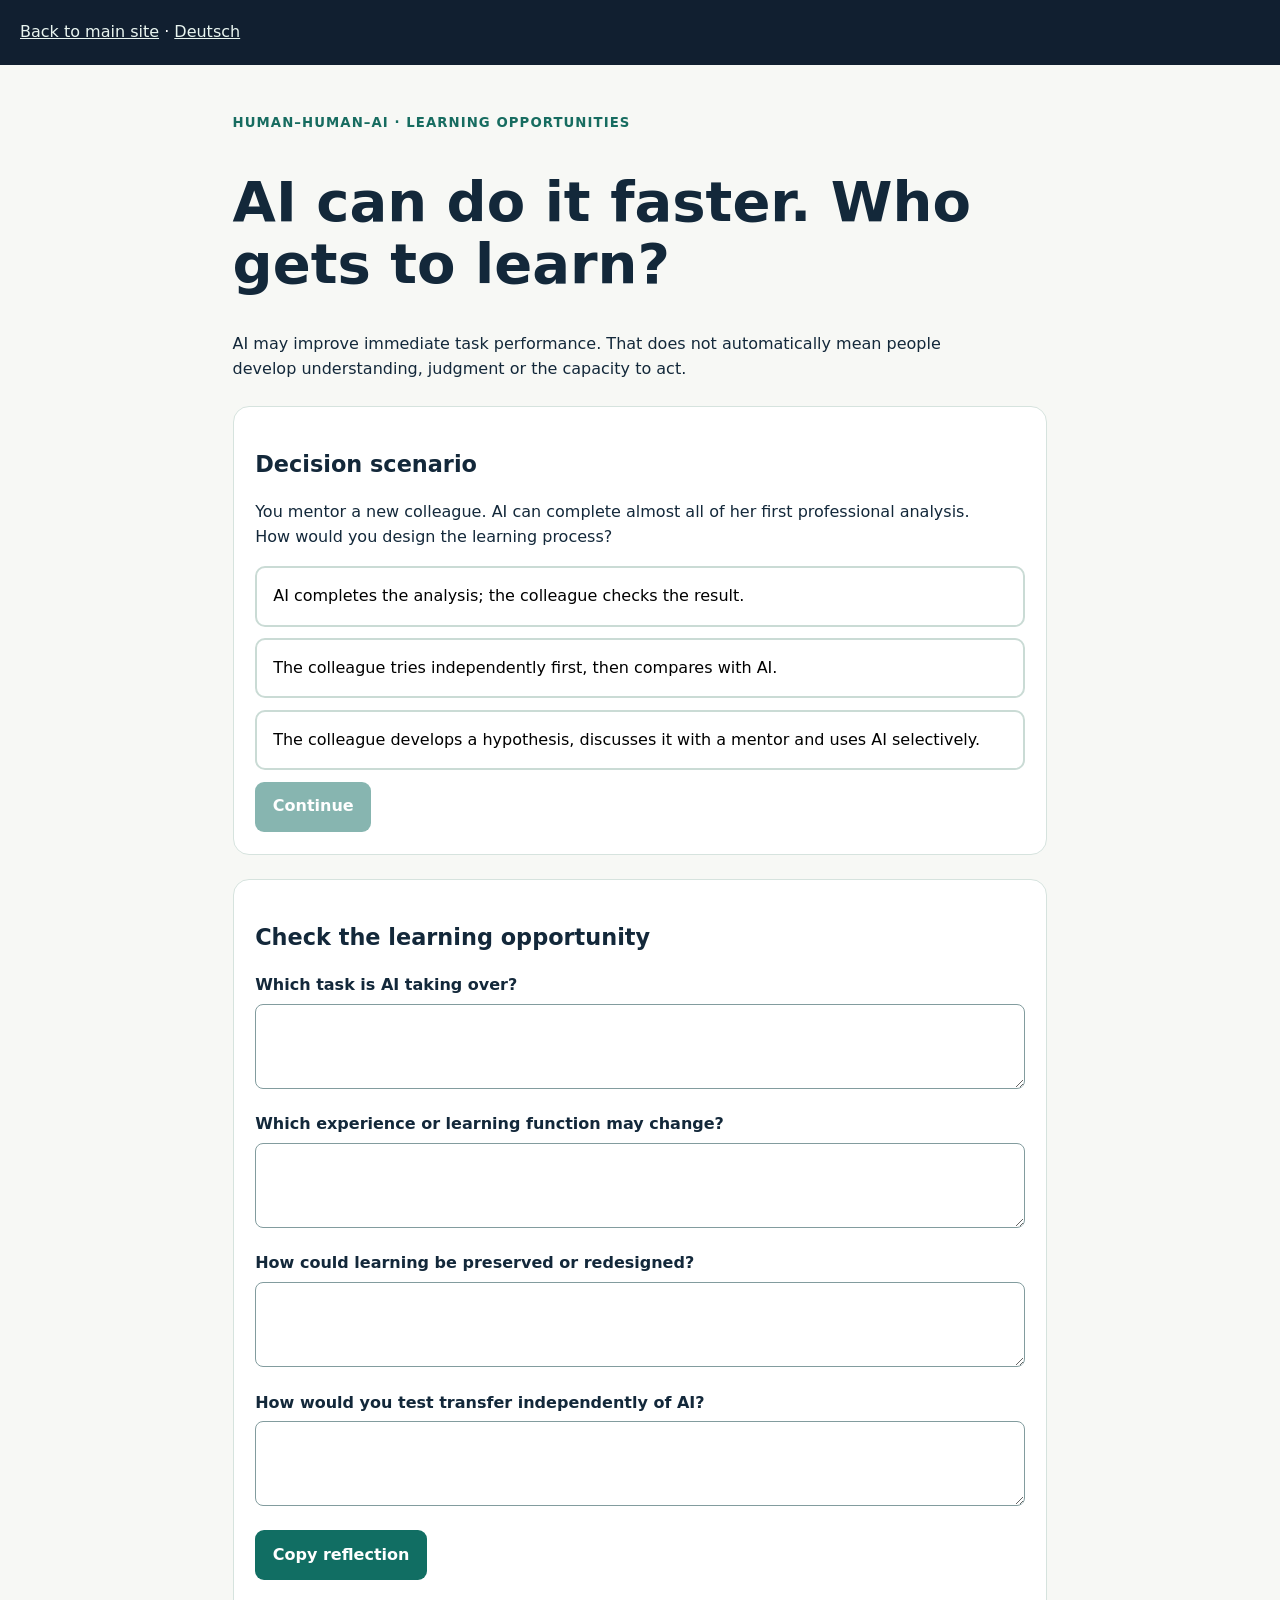
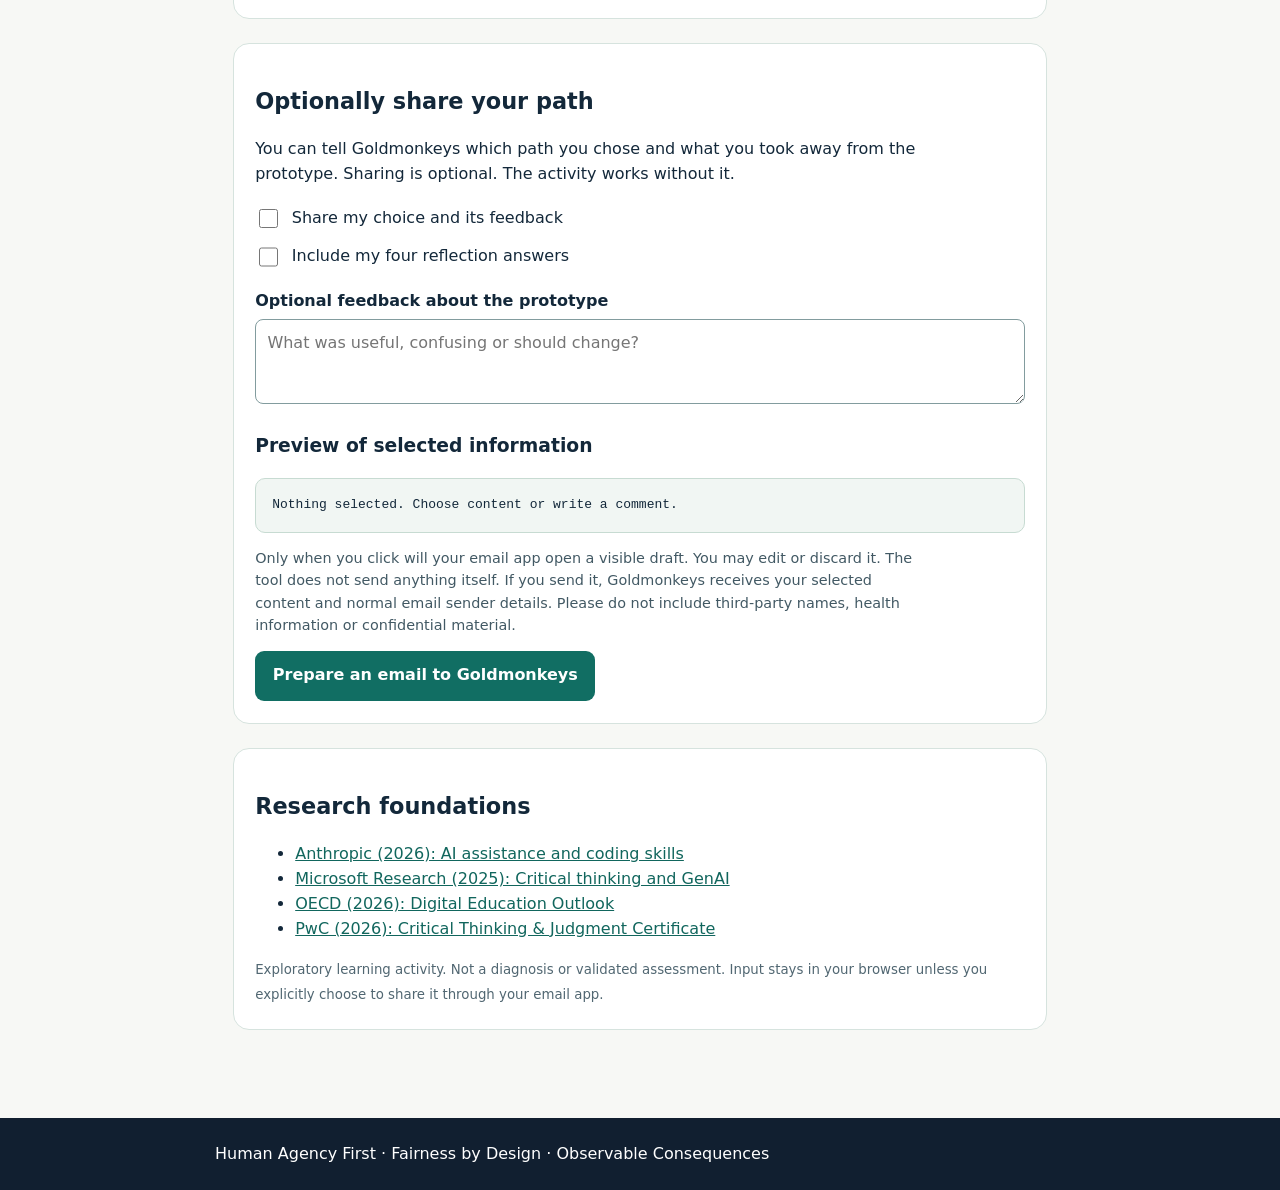
<file: en/learning-opportunities.html>
<!doctype html>
<html lang="en"><head><meta charset="utf-8"><meta name="viewport" content="width=device-width,initial-scale=1">
<title>AI can do it faster. Who gets to learn? | Human–Human–AI</title><meta name="description" content="AI may improve immediate task performance. That does not automatically mean people develop understanding, judgment or the capacity to act.">
<style>
:root{font-family:Inter,system-ui,sans-serif;color:#13283a;background:#f7f8f5;line-height:1.55}*{box-sizing:border-box}body{margin:0}a{color:#11665d}:focus-visible{outline:3px solid #e5ad42;outline-offset:3px}.skip{position:absolute;left:-10000px}.skip:focus{left:12px;top:12px;background:white;padding:12px}header{background:#111f30;color:#fff;padding:1.25rem}header a{color:#e9f5f0}main{max-width:850px;margin:auto;padding:2.2rem 1.1rem 4rem}.eyebrow{color:#176c60;font-size:.83rem;font-weight:800;text-transform:uppercase;letter-spacing:.08em}h1{font-size:clamp(2.1rem,6vw,3.5rem);line-height:1.1}h2{font-size:1.4rem}p{max-width:72ch}.panel{background:#fff;border:1px solid #d6e3de;padding:1.35rem;border-radius:16px;margin:1.5rem 0}.choice{display:block;width:100%;margin:.7rem 0;text-align:left;border:2px solid #cadbd5;background:white;padding:1rem;border-radius:10px;font:inherit;cursor:pointer}.choice[aria-pressed=true]{background:#e8f5ef;border-color:#126d62}.primary{border:0;background:#116e63;color:white;border-radius:9px;padding:.8rem 1.1rem;font:inherit;font-weight:700;cursor:pointer;min-height:44px}.primary:disabled{opacity:.5;cursor:not-allowed}.feedback{border-left:4px solid #147467;background:#eff7f2;padding:1.2rem;border-radius:8px;margin:1rem 0}[hidden]{display:none!important}label{display:block;font-weight:700;margin:1rem 0 .35rem}textarea{width:100%;min-height:85px;font:inherit;padding:.7rem;border:1px solid #829c9e;border-radius:8px}small{color:#516772}footer{background:#111f30;color:white;padding:1.5rem}footer p{margin:auto;max-width:850px}@media print{header,.skip,button,.copy-status{display:none!important}main{padding:0}.panel{break-inside:avoid}textarea{min-height:50px}}@media(prefers-reduced-motion:reduce){*{scroll-behavior:auto!important}}
.share-options{display:grid;gap:.8rem;margin:1.2rem 0}.share-options label{font-weight:500;margin:0;display:flex;align-items:flex-start;gap:.65rem}.share-options input{width:1.2rem;height:1.2rem;flex-shrink:0;accent-color:#116e63;margin-top:.2rem}.share-preview{white-space:pre-wrap;overflow-wrap:anywhere;background:#f1f6f3;border:1px solid #c7dbd2;padding:1rem;border-radius:10px;max-height:360px;overflow:auto}.share-note{font-size:.9rem;color:#425964}.share-actions{display:flex;flex-wrap:wrap;gap:.7rem}.share-actions button{min-height:44px}
</style></head><body>
<a class="skip" href="#main">Skip to content</a>
<header><a href="./index.html">Back to main site</a> · <a href="../learning-opportunities.html" lang="de">Deutsch</a></header>
<main id="main"><p class="eyebrow">Human–Human–AI · Learning opportunities</p><h1>AI can do it faster. Who gets to learn?</h1><p>AI may improve immediate task performance. That does not automatically mean people develop understanding, judgment or the capacity to act.</p>
<section aria-labelledby="scenario-title" class="panel"><h2 id="scenario-title">Decision scenario</h2><p>You mentor a new colleague. AI can complete almost all of her first professional analysis. How would you design the learning process?</p>
<div role="group" aria-label="Action choices"><button class="choice" type="button" data-choice="0" aria-pressed="false">AI completes the analysis; the colleague checks the result.</button><button class="choice" type="button" data-choice="1" aria-pressed="false">The colleague tries independently first, then compares with AI.</button><button class="choice" type="button" data-choice="2" aria-pressed="false">The colleague develops a hypothesis, discusses it with a mentor and uses AI selectively.</button></div>
<button class="primary" type="button" id="submit" disabled>Continue</button>
<div class="feedback" id="feedback" hidden tabindex="-1" aria-live="polite"><h3 id="feedback-title"></h3><p id="feedback-text"></p><strong id="feedback-question"></strong></div>
<button type="button" id="restart" hidden>Explore another decision</button></section>
<section aria-labelledby="reflection-title" class="panel"><h2 id="reflection-title">Check the learning opportunity</h2><form id="reflection"><label for="q0">Which task is AI taking over?</label><textarea id="q0" maxlength="1600"></textarea><label for="q1">Which experience or learning function may change?</label><textarea id="q1" maxlength="1600"></textarea><label for="q2">How could learning be preserved or redesigned?</label><textarea id="q2" maxlength="1600"></textarea><label for="q3">How would you test transfer independently of AI?</label><textarea id="q3" maxlength="1600"></textarea><p><button class="primary" type="button" id="copy">Copy reflection</button></p><p role="status" class="copy-status" id="status"></p></form></section>
<section aria-labelledby="share-title" class="panel" id="share"><h2 id="share-title">Optionally share your path</h2><p>You can tell Goldmonkeys which path you chose and what you took away from the prototype. Sharing is optional. The activity works without it.</p>
<div class="share-options"><label><input type="checkbox" id="share-choice">Share my choice and its feedback</label><label><input type="checkbox" id="share-reflection">Include my four reflection answers</label></div>
<label for="share-comment">Optional feedback about the prototype</label><textarea id="share-comment" maxlength="1600" placeholder="What was useful, confusing or should change?"></textarea>
<h3>Preview of selected information</h3><pre id="share-preview" class="share-preview" aria-live="polite" tabindex="-1"></pre>
<p class="share-note">Only when you click will your email app open a visible draft. You may edit or discard it. The tool does not send anything itself. If you send it, Goldmonkeys receives your selected content and normal email sender details. Please do not include third-party names, health information or confidential material.</p><div class="share-actions"><button type="button" class="primary" id="share-email">Prepare an email to Goldmonkeys</button></div></section>
<section aria-labelledby="research-title" class="panel"><h2 id="research-title">Research foundations</h2><ul><li><a href="https://www.anthropic.com/research/AI-assistance-coding-skills">Anthropic (2026): AI assistance and coding skills</a></li><li><a href="https://www.microsoft.com/en-us/research/publication/the-impact-of-generative-ai-on-critical-thinking-self-reported-reductions-in-cognitive-effort-and-confidence-effects-from-a-survey-of-knowledge-workers/">Microsoft Research (2025): Critical thinking and GenAI</a></li><li><a href="https://www.oecd.org/en/publications/2026/01/oecd-digital-education-outlook-2026_940e0dd8.html">OECD (2026): Digital Education Outlook</a></li><li><a href="https://www.pwc.com/us/en/about-us/newsroom/critical-thinking-and-judgment-certificate-program.html">PwC (2026): Critical Thinking & Judgment Certificate</a></li></ul><small>Exploratory learning activity. Not a diagnosis or validated assessment. Input stays in your browser unless you explicitly choose to share it through your email app.</small></section>
</main><footer><p>Human Agency First · Fairness by Design · Observable Consequences</p></footer>
<script>
const content=[["Efficiency, learning remains uncertain","A good AI output is not evidence that the colleague can analyse independently or identify errors.","What should she be able to explain on a new task without support?"],["Independent attempt, then comparison","An initial attempt can create opportunities for hypotheses and learning from mistakes. Comparing with AI may support reflection.","What support could help without giving away the answer?"],["Multiple perspectives and human feedback","This design combines independent thinking, interpersonal feedback and AI input. It still does not prove learning.","Can she later justify and transfer the decision independently?"]];
const options=[...document.querySelectorAll("[data-choice]")];let selected=-1;
const submit=document.getElementById("submit"),feedback=document.getElementById("feedback"),restart=document.getElementById("restart");
options.forEach((b,i)=>b.addEventListener("click",()=>{selected=i;options.forEach((x,j)=>x.setAttribute("aria-pressed",String(i===j)));submit.disabled=false;}));
submit.addEventListener("click",()=>{if(selected<0)return;const r=content[selected];document.getElementById("feedback-title").textContent=r[0];document.getElementById("feedback-text").textContent=r[1];document.getElementById("feedback-question").textContent=r[2];feedback.hidden=false;restart.hidden=false;submit.hidden=true;options.forEach(b=>b.disabled=true);feedback.focus();});
restart.addEventListener("click",()=>{selected=-1;options.forEach(b=>{b.disabled=false;b.setAttribute("aria-pressed","false")});submit.hidden=false;submit.disabled=true;feedback.hidden=true;restart.hidden=true;options[0].focus();});
document.getElementById("copy").addEventListener("click",async()=>{const value=[document.title,["Which task is AI taking over?","Which experience or learning function may change?","How could learning be preserved or redesigned?","How would you test transfer independently of AI?"].map((q,i)=>q+"\n"+document.getElementById("q"+i).value).join("\n\n")].join("\n\n");try{await navigator.clipboard.writeText(value);document.getElementById("status").textContent="Copied to clipboard.";}catch(e){document.getElementById("status").textContent="Copy unavailable. Please select the text.";}});

const shareChoice=document.getElementById("share-choice"),shareReflection=document.getElementById("share-reflection"),shareComment=document.getElementById("share-comment"),sharePreview=document.getElementById("share-preview");
const choiceButtons=[...document.querySelectorAll("[data-choice]")];
const sharePrompts=["Which task is AI taking over?","Which experience or learning function may change?","How could learning be preserved or redesigned?","How would you test transfer independently of AI?"];
function buildSharedText(){
 const parts=["Human–Human–AI | Learning Before Delegation"];
 if(shareChoice.checked){parts.push("Selected path"+": "+(selected>=0&&!feedback.hidden?choiceButtons[selected].textContent:"No decision submitted yet"));if(selected>=0&&!feedback.hidden)parts.push("Feedback on selected decision"+": "+content[selected].join(" | "));}
 if(shareReflection.checked){const lines=sharePrompts.map((q,i)=>{const val=document.getElementById("q"+i).value.trim();return val?q+"\n"+val:null}).filter(Boolean);if(lines.length)parts.push("Optional reflection"+"\n"+lines.join("\n\n"));}
 const comment=shareComment.value.trim();if(comment)parts.push("My feedback"+"\n"+comment);
 return parts.length>1?parts.join("\n\n"):"";
}
function refreshSharePreview(){sharePreview.textContent=buildSharedText()||"Nothing selected. Choose content or write a comment.";}
[shareChoice,shareReflection,shareComment,...document.querySelectorAll("#reflection textarea"),...choiceButtons,submit,restart].forEach(el=>{el.addEventListener("input",refreshSharePreview);el.addEventListener("change",refreshSharePreview);el.addEventListener("click",()=>queueMicrotask(refreshSharePreview));});
document.getElementById("share-email").addEventListener("click",()=>{
 const body=buildSharedText();if(!body){sharePreview.focus();return;}if(body.length>2500){sharePreview.textContent="This message is too long for a reliable email link. Please select less content or copy the reflection separately.";sharePreview.focus();return;}
 const href="mailto:goldmonkeys@outlook.com?subject="+encodeURIComponent("Human–Human–AI | Optional prototype feedback")+"&body="+encodeURIComponent(body);
 window.location.href=href;
});
refreshSharePreview();
</script></body></html>
</file>
<file: hha-design.css>
/* Human Human AI · Goldmonkeys visual system v1.0 · 2026-11-14
   Shared by DE and EN. Presentation only: interaction logic unchanged.
   Source of truth for screen palettes, contrast, responsive layout and print. */
:root{
 --hha-navy:#111f30;--hha-navy-deep:#0c1929;--hha-teal:#193d45;
 --hha-teal-edge:#48747a;--hha-gold:#f4bd5f;--hha-gold-hover:#ffcf80;
 --hha-ink:#eff5f4;--hha-muted:#c3d3d8;--hha-panel:#1b3440;
 --hha-border:#527078;--hha-paper:#fff;
 color-scheme:dark;
}
html{background:var(--hha-navy);scroll-padding-top:1rem}
body{background:var(--hha-navy);color:var(--hha-ink)}
header,footer{background:var(--hha-navy-deep);color:var(--hha-ink);border-color:var(--hha-border)}
nav a{color:var(--hha-ink)}
.logo span,h1 em{color:var(--hha-gold)}
.hero{isolation:isolate;background:var(--hha-navy);color:var(--hha-ink)}
/* Decorative orbits are BEHIND the text, never a semi-opaque text overlay. */
.hero:after{z-index:-1;opacity:.38;box-shadow:0 0 0 65px #173841,0 0 0 66px #46757b,0 0 0 130px #152e39}
.hero .container{position:relative;z-index:1}
.hero .eyebrow{color:#c4dad6}.eyebrow{color:#badad1}
.lead,.hero p.small{color:var(--hha-muted)}
h1,h2,h3,h4,h5{color:var(--hha-ink)}
h1{font-weight:850;letter-spacing:-.055em}
.section,.section.white,.section.light{background:var(--hha-navy);color:var(--hha-ink);border-top:1px solid rgba(142,187,187,.18)}
.section.light{background:#142b36}
.intro,.note,.tile p,.takeaway-preview p,.criterion small,.ac-muted{color:var(--hha-muted)}
.tile,.panel,.journey,.criterion,.takeaway-preview,.outcome-card,.screening-finding,
.snapshot-cell,.snapshot-reminder,.screening-detail summary,
#accountability .ac-card,#accountability .ac-report,#accountability #ac-share{
 background:var(--hha-panel);border:1px solid var(--hha-border);color:var(--hha-ink);
 border-radius:16px;
}
.tile p,.outcome-card .misconception,.outcome-card .evidence,.snapshot-context,
.snapshot-state,.snapshot-legend li,.snapshot-priority,.screening-finding p{color:var(--hha-muted)}
.tile.human .symbol,.tile.ai .symbol{color:var(--hha-gold)}
.panel.dark{background:#102a35;color:var(--hha-ink)}
.signal{background:#5a441f;color:#ffe4ac}
.center-note,.keypoint,.transfer-box,.feedback,.screening-next,.snapshot-action,
.snapshot-statement,#accountability .ac-agentic,#accountability #ac-mode-hint{
 background:#25434b;color:var(--hha-ink);border-color:var(--hha-gold)
}
.center-note p,.feedback p,.snapshot-statement p,.snapshot-action p{color:var(--hha-ink)}
.stepbar,.journey-steps span[aria-current=step],.snapshot-brand,
.reminder-foot,#accountability .ac-number{color:var(--hha-gold)}
.journey-head,.journey-steps,.transfer-status{color:var(--hha-ink)}
.journey progress{accent-color:var(--hha-gold)}
.cta,.primary,.answer-submit .primary,#accountability .ac-tools button:not(.ac-outline){
 background:var(--hha-gold);color:var(--hha-navy-deep);border-color:var(--hha-gold);
 font-weight:800;border-radius:12px
}
.cta:hover,.primary:hover,#accountability .ac-tools button:not(.ac-outline):hover{
 background:var(--hha-gold-hover);color:var(--hha-navy-deep)
}
.secondary,#accountability .ac-tools button.ac-outline{
 background:transparent;color:var(--hha-ink);border:2px solid #b8ccce;border-radius:12px
}
.choice,#accountability .ac-choices label{
 background:#142e39;color:var(--hha-ink);border-color:#819da3;border-radius:12px
}
.choice:hover,.choice[aria-pressed=true],#accountability .ac-choices label:has(:checked){
 background:#31515a;color:#fff;border-color:var(--hha-gold)
}
.choice[aria-pressed=true]{box-shadow:inset 5px 0 var(--hha-gold)}
input,select,textarea,#accountability input[type=text],#accountability textarea,
#accountability select{
 background:#102833;color:#fff;border:1.5px solid #a6bdc2;border-radius:10px
}
input::placeholder,textarea::placeholder{color:#c5d5d9;opacity:1}
select option{background:#102833;color:#fff}
#accountability .ac-choices input{accent-color:var(--hha-gold)}
#accountability .ac-card h3,#accountability .ac-report h3{color:#fff}
#accountability .ac-muted{color:var(--hha-muted)}
#accountability #ac-mail-preview{background:#102833;color:#fff;border:1px solid var(--hha-border)}
#accountability .ac-report article{border-color:var(--hha-border)}
#accountability .ac-poster{
 background:var(--hha-navy);color:var(--hha-ink);border-color:var(--hha-teal-edge);
 border-radius:18px;position:relative;overflow:hidden
}
#accountability .ac-poster h2{color:#fff}
#accountability .ac-poster-grid>div{background:#23414a;border-color:#f4bd5f;color:#fff}
#accountability .ac-poster-grid>div:nth-child(2),
#accountability .ac-poster-grid>div:nth-child(3),
#accountability .ac-poster-grid>div:nth-child(4),
#accountability .ac-poster-grid>div:nth-child(5),
#accountability .ac-poster-grid>div:nth-child(6){background:#23414a;border-color:#6b9b9d}
#accountability .ac-poster-agent{background:#203c46;border-color:#74969b;color:#fff}
#accountability .ac-poster-agent h3{color:#fff}
.result{background:#203c46;color:#fff;border-color:var(--hha-gold)}
.snapshot-top h3{color:#fff}
.snapshot-symbol{background:var(--status)}
.snapshot-legend .note{color:var(--hha-muted)}
.screening-detail summary{color:var(--hha-ink)}
.sources a{color:var(--hha-gold)}
.sources li{border-color:var(--hha-border)}
.decision-dialog{background:#152c38;color:#fff;border:1px solid #8ca8ae}
.decision-dialog h3,.decision-dialog #dialog-explanation{color:#fff}
.decision-dialog::backdrop{background:rgba(6,16,26,.83)}
@media(max-width:720px){
 .hero:after{right:-225px;top:65px;opacity:.20}
 .hero{padding:3.5rem 0 4rem}
 .hero .lead{max-width:34ch}
 .actions a{min-height:52px;display:inline-flex;align-items:center;justify-content:center}
 .answer-submit.is-active{background:#152e39;border-color:#819da3}
 .section{padding:3.2rem 0}
}
@media(max-width:390px){
 .actions{display:grid;grid-template-columns:1fr}
 .actions a{width:100%}
 .hero h1{overflow-wrap:normal;hyphens:auto}
 .snapshot-matrix,.snapshot-legend ul{grid-template-columns:1fr}
}
@media(prefers-reduced-motion:reduce){*,*::before,*::after{animation-duration:.01ms!important;transition-duration:.01ms!important}}
/* Printed documents retain the brand, but use ink-efficient white backgrounds.
   Existing A4 layout and export visibility rules remain authoritative. */
@media print{
 :root{color-scheme:light}
 body,html{background:#fff!important;color:#111f30!important}
 .hha-snapshot,.hha-snapshot *{color:#111f30}
 .hha-snapshot .snapshot-brand,.hha-snapshot .reminder-foot{color:#17655f!important}
 .snapshot-statement{background:#e8f0ed!important;color:#111f30!important;border-left:4px solid #d49c36!important}
 .snapshot-cell{background:#fff!important;color:#111f30!important;border:1px solid #c5d3d0!important;border-left:4px solid var(--status)!important}
 .snapshot-cell strong,.snapshot-cell .snapshot-state,.snapshot-context,
 .snapshot-legend li,.snapshot-priority,.snapshot-top h3{color:#111f30!important}
 .snapshot-action{background:#e7f0eb!important;color:#111f30!important;border-color:#c99337!important}
 body:has(#accountability[data-print]) #accountability .ac-report,
 body:has(#accountability[data-print]) #accountability .ac-poster{
  background:#fff!important;color:#111f30!important
 }
 body:has(#accountability[data-print]) #accountability .ac-report *,
 body:has(#accountability[data-print]) #accountability .ac-poster h2,
 body:has(#accountability[data-print]) #accountability .ac-poster h3{color:#111f30!important}
 body:has(#accountability[data-print=poster]) #accountability .ac-poster-grid>div{
  background:#e7f0ed!important;color:#111f30!important;border-color:#356e71!important
 }
 body:has(#accountability[data-print=poster]) #accountability .ac-poster-grid>div strong,
 body:has(#accountability[data-print=poster]) #accountability .ac-poster-grid>div p{color:#111f30!important}
 body:has(#accountability[data-print=poster]) #accountability .ac-poster-agent{
  background:#eef3f0!important;color:#111f30!important;border-color:#739494!important
 }
}
/* v1.0.1 | Mobile legibility and screen/print-safe snapshot controls */
.secondary,.secondary:link,.secondary:visited,.dialog-actions .secondary,
#dialog-edit,#edit-answer,.snapshot-buttons .secondary,.screening-actions .secondary,
#accountability .ac-tools button.ac-outline{
 color:#f5faf9!important;background:#17333f!important;border:2px solid #bed4d8!important;
 -webkit-text-fill-color:#f5faf9!important;text-shadow:none!important;
}
.secondary:hover,.secondary:focus-visible{background:#294d58!important;color:#fff!important}
.secondary:disabled{opacity:.55;cursor:not-allowed}
.snapshot-mapping{color:#d5e3e5!important;font-size:.88rem;line-height:1.55;margin:.15rem 0 .5rem}
.snapshot-expand{display:none;min-height:48px;width:100%;font-size:.94rem}
.snapshot-cell strong,.snapshot-cell .snapshot-state,.snapshot-legend li{color:#f2f7f6!important}
.snapshot-state,.snapshot-legend .note,.screening-finding .note{color:#d1e0e3!important}
.snapshot-symbol{color:#fff!important;-webkit-text-fill-color:#fff!important}
@media(max-width:720px){
 .hha-snapshot .snapshot-matrix{grid-template-columns:1fr!important;gap:.55rem}
 .hha-snapshot .snapshot-cell{padding:.82rem 1rem;display:grid;grid-template-columns:2rem minmax(0,1fr);gap:.08rem .8rem;align-items:center}
 .hha-snapshot .snapshot-symbol{grid-row:span 2}
 .hha-snapshot .snapshot-cell strong{font-size:.98rem}
 .hha-snapshot .snapshot-cell .snapshot-state{font-size:.85rem;line-height:1.35}
 .hha-snapshot:not(.snapshot-expanded) .snapshot-cell:nth-child(n+4){display:none}
 .snapshot-expand{display:block;margin:.25rem 0 0}
 .snapshot-legend ul{grid-template-columns:1fr;gap:.6rem}
}
@media print{
 .snapshot-expand,.snapshot-mapping{display:none!important}
 .hha-snapshot .snapshot-cell:nth-child(n){display:flex!important}
 .snapshot-cell strong,.snapshot-cell .snapshot-state,.snapshot-legend li{color:#111f30!important}
 .snapshot-symbol{color:#fff!important;-webkit-text-fill-color:#fff!important}
}

/* v1.0.2 | Print route correction. Legacy snapshot print rules hide
   main > section:not(#apply); explicitly restore Accountability when printing
   either its personal report or the general A4 reminder. */
@media print {
 body:has(#accountability[data-print]) main > section#accountability {
   display:block!important;
   visibility:visible!important;
   position:static!important;
   width:100%!important;
   min-height:0!important;
   margin:0!important;
   padding:0!important;
   background:#fff!important;
   color:#111f30!important;
 }
 body:has(#accountability[data-print]) #accountability .container,
 body:has(#accountability[data-print]) #accountability .ac-shell {
   display:block!important;
   visibility:visible!important;
   width:100%!important;
   max-width:none!important;
   min-height:0!important;
   margin:0!important;
   padding:0!important;
   overflow:visible!important;
 }
 body:has(#accountability[data-print=report]) #accountability #ac-report,
 body:has(#accountability[data-print=poster]) #accountability #ac-poster {
   display:block!important;
   visibility:visible!important;
   background:#fff!important;
   color:#111f30!important;
   opacity:1!important;
 }
 body:has(#accountability[data-print=report]) #accountability #ac-poster,
 body:has(#accountability[data-print=poster]) #accountability #ac-report {
   display:none!important;
 }
 body:has(#accountability[data-print]) #accountability .ac-report h2,
 body:has(#accountability[data-print]) #accountability .ac-report h3,
 body:has(#accountability[data-print]) #accountability .ac-report p,
 body:has(#accountability[data-print]) #accountability .ac-report article,
 body:has(#accountability[data-print]) #accountability .ac-agentic,
 body:has(#accountability[data-print]) #accountability .ac-poster p,
 body:has(#accountability[data-print]) #accountability .ac-poster li,
 body:has(#accountability[data-print]) #accountability .ac-poster strong {
   color:#111f30!important;
   -webkit-text-fill-color:#111f30!important;
 }
 body:has(#accountability[data-print]) #accountability .ac-agentic {
   background:#eff4f2!important;
 }
 body:has(#accountability[data-print]) #accountability .ac-report,
 body:has(#accountability[data-print]) #accountability .ac-poster {
   break-before:auto!important;
   break-inside:auto!important;
 }
}
</file>
